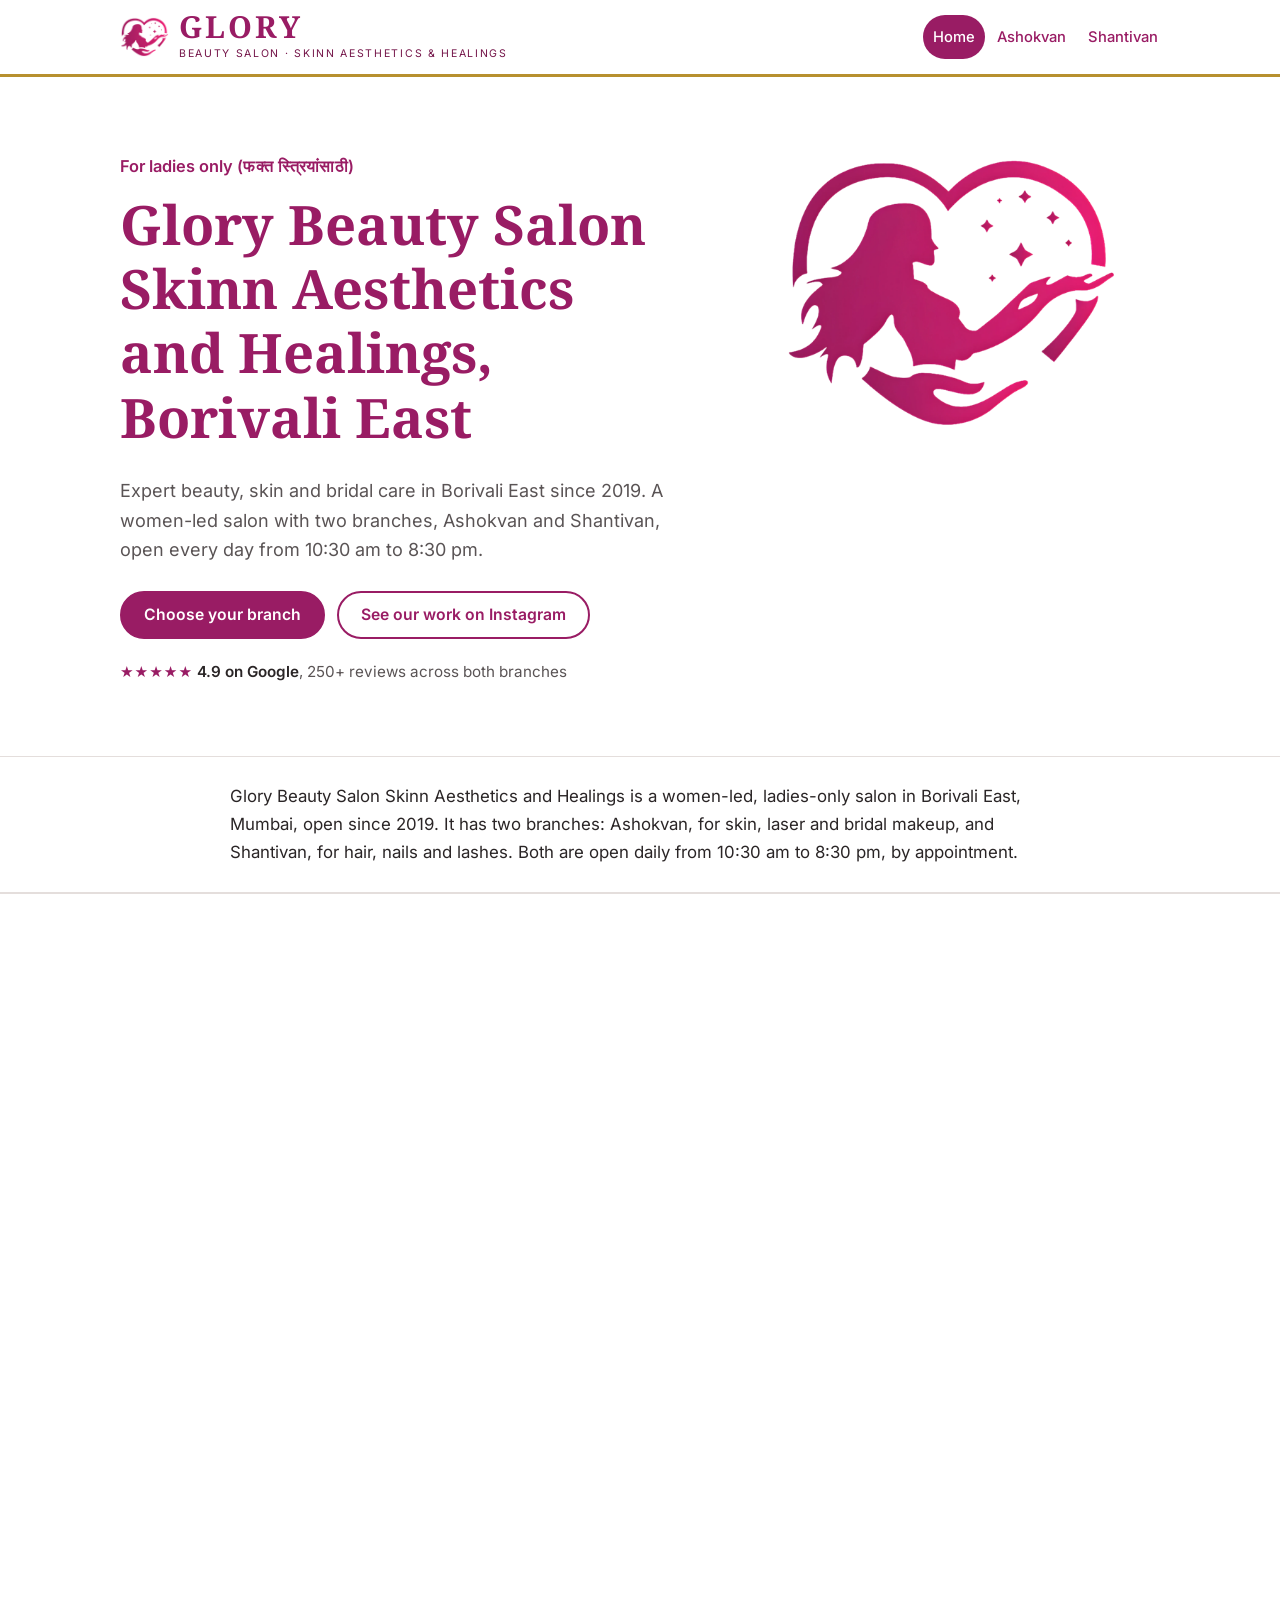
<file: index.html>
<!doctype html>
<html lang="en-IN">
<head>
<meta charset="utf-8">
<meta name="viewport" content="width=device-width, initial-scale=1, viewport-fit=cover">
<title>Glory Beauty Salon Borivali East | Ladies Skin, Hair &amp; Bridal</title>
<meta name="description" content="Women-led, ladies-only salon in Borivali East since 2019. Skin, laser, hair, nails and bridal makeup at Ashokvan and Shantivan. Open daily 10:30 am–8:30 pm.">
<link rel="canonical" href="https://www.glorysalons.in/">
<meta name="theme-color" content="#FFFFFF">
<link rel="icon" href="/favicon.ico" sizes="48x48">
<link rel="icon" href="/icon-512.png" type="image/png" sizes="512x512">
<link rel="apple-touch-icon" href="/apple-touch-icon.png">
<link rel="manifest" href="/site.webmanifest">
<meta property="og:type" content="website">
<meta property="og:locale" content="en_IN">
<meta property="og:site_name" content="Glory Beauty Salon Skinn Aesthetics and Healings">
<meta property="og:title" content="Glory Beauty Salon Borivali East | Ladies Skin, Hair &amp; Bridal">
<meta property="og:description" content="Expert beauty, skin and bridal care in Borivali East since 2019. Two ladies-only branches: Ashokvan and Shantivan.">
<meta property="og:url" content="https://www.glorysalons.in/">
<meta property="og:image" content="https://www.glorysalons.in/images/og-home.jpg">
<meta property="og:image:width" content="1200">
<meta property="og:image:height" content="630">
<meta property="og:image:alt" content="Glory Beauty Salon shopfronts in Ashokvan and Shantivan, Borivali East">
<meta name="twitter:card" content="summary_large_image">
<meta name="twitter:title" content="Glory Beauty Salon Borivali East | Ladies Skin, Hair &amp; Bridal">
<meta name="twitter:description" content="Women-led, ladies-only salon in Borivali East since 2019. Skin, laser, hair, nails and bridal makeup at Ashokvan and Shantivan. Open daily 10:30 am–8:30 pm.">
<meta name="twitter:image" content="https://www.glorysalons.in/images/og-home.jpg">
<meta name="twitter:image:alt" content="Glory Beauty Salon shopfronts in Ashokvan and Shantivan, Borivali East">
<link rel="preload" href="/fonts/noto-serif-var.woff2" as="font" type="font/woff2" crossorigin>
<link rel="preload" href="/fonts/inter-var.woff2" as="font" type="font/woff2" crossorigin>
<link rel="stylesheet" href="/styles.css">
<script type="application/ld+json">
{
 "@context": "https://schema.org",
 "@graph": [
  {
   "@type": "Organization",
   "@id": "https://www.glorysalons.in/#org",
   "name": "Glory Beauty Salon Skinn Aesthetics and Healings",
   "url": "https://www.glorysalons.in/",
   "logo": "https://www.glorysalons.in/icon-512.png",
   "image": "https://www.glorysalons.in/images/og-home.jpg",
   "slogan": "Expert beauty, skin and bridal care in Borivali East since 2019",
   "foundingDate": "2019",
   "founder": {
    "@type": "Person",
    "name": "Aparna"
   },
   "sameAs": [
    "https://www.instagram.com/glory__beautysalon/"
   ],
   "contactPoint": [
    {
     "@type": "ContactPoint",
     "telephone": "+91 99674 43305",
     "contactType": "customer service",
     "areaServed": "IN"
    },
    {
     "@type": "ContactPoint",
     "telephone": "+91 84258 84336",
     "contactType": "customer service",
     "areaServed": "IN"
    }
   ],
   "location": [
    {
     "@type": "BeautySalon",
     "name": "Glory Beauty Salon Skinn Aesthetics - Ashokvan",
     "url": "https://www.glorysalons.in/ashokvan",
     "telephone": "+91 99674 43305",
     "address": {
      "@type": "PostalAddress",
      "streetAddress": "Shop No. 002, Shiv Darshan CHS, Shiv Vallabh Road, Opposite Patel Samaj Hall, Ashokvan",
      "addressLocality": "Borivali East, Mumbai",
      "addressRegion": "Maharashtra",
      "postalCode": "400066",
      "addressCountry": "IN"
     },
     "geo": {
      "@type": "GeoCoordinates",
      "latitude": 19.2409799,
      "longitude": 72.8709611
     },
     "hasMap": "https://maps.google.com/?cid=1654756306778880641"
    },
    {
     "@type": "BeautySalon",
     "name": "Glory Beauty Salon Skinn Aesthetics - Shantivan",
     "url": "https://www.glorysalons.in/shantivan",
     "telephone": "+91 84258 84336",
     "address": {
      "@type": "PostalAddress",
      "streetAddress": "Shop No. 3, Building No. 2, Sai Ashish CHS, Shantivan Road, Opposite Ram Krishna Medical, Near Pangat Hotel, Nensey Colony",
      "addressLocality": "Borivali East, Mumbai",
      "addressRegion": "Maharashtra",
      "postalCode": "400066",
      "addressCountry": "IN"
     },
     "geo": {
      "@type": "GeoCoordinates",
      "latitude": 19.2410506,
      "longitude": 72.8648258
     },
     "hasMap": "https://maps.google.com/?cid=12133425970951849533"
    }
   ]
  },
  {
   "@type": "WebSite",
   "@id": "https://www.glorysalons.in/#website",
   "url": "https://www.glorysalons.in/",
   "name": "Glory Beauty Salon Skinn Aesthetics and Healings",
   "publisher": {
    "@id": "https://www.glorysalons.in/#org"
   },
   "inLanguage": "en-IN"
  },
  {
   "@type": "WebPage",
   "@id": "https://www.glorysalons.in/#webpage",
   "url": "https://www.glorysalons.in/",
   "name": "Glory Beauty Salon Borivali East | Ladies Skin, Hair & Bridal",
   "description": "Women-led, ladies-only salon in Borivali East since 2019. Skin, laser, hair, nails and bridal makeup at Ashokvan and Shantivan. Open daily 10:30 am–8:30 pm.",
   "inLanguage": "en-IN",
   "isPartOf": {
    "@id": "https://www.glorysalons.in/#website"
   },
   "about": {
    "@id": "https://www.glorysalons.in/#org"
   },
   "datePublished": "2026-11-11",
   "dateModified": "2026-11-13",
   "primaryImageOfPage": {
    "@type": "ImageObject",
    "url": "https://www.glorysalons.in/images/og-home.jpg",
    "width": 1200,
    "height": 630
   }
  },
  {
   "@type": "FAQPage",
   "@id": "https://www.glorysalons.in/#faq",
   "mainEntity": [
    {
     "@type": "Question",
     "name": "Where are your salons in Borivali East?",
     "acceptedAnswer": {
      "@type": "Answer",
      "text": "Ashokvan: Shop No. 002, Shiv Darshan CHS, Shiv Vallabh Road, opposite Patel Samaj Hall, Borivali East, Mumbai 400066. Shantivan: Shop No. 3, Building No. 2, Sai Ashish CHS, Shantivan Road, opposite Ram Krishna Medical, near Pangat Hotel, Nensey Colony, Borivali East, Mumbai 400066."
     }
    },
    {
     "@type": "Question",
     "name": "How do I book an appointment?",
     "acceptedAnswer": {
      "@type": "Answer",
      "text": "Message the branch on WhatsApp or call it. Ashokvan: +91 99674 43305. Shantivan: +91 84258 84336. Both branches work by appointment only."
     }
    },
    {
     "@type": "Question",
     "name": "Is Glory only for ladies?",
     "acceptedAnswer": {
      "@type": "Answer",
      "text": "Yes. Both branches are ladies-only salons, run by women."
     }
    },
    {
     "@type": "Question",
     "name": "What are your timings?",
     "acceptedAnswer": {
      "@type": "Answer",
      "text": "Both branches are open every day, including Sundays, from 10:30 am to 8:30 pm."
     }
    },
    {
     "@type": "Question",
     "name": "Which branch should I visit?",
     "acceptedAnswer": {
      "@type": "Answer",
      "text": "Ashokvan has been our skin, laser and bridal studio since 2019. Shantivan, opened in 2025, focuses on hair and nails, including hair Botox, extensions, nail extensions and eyelash services. Facials, HydraFacial, laser hair removal, waxing, threading and bridal makeup are offered at both."
     }
    },
    {
     "@type": "Question",
     "name": "Do you take walk-ins?",
     "acceptedAnswer": {
      "@type": "Answer",
      "text": "Both branches work by appointment only. Book on WhatsApp or call the branch you want to visit: Ashokvan +91 99674 43305, Shantivan +91 84258 84336."
     }
    },
    {
     "@type": "Question",
     "name": "What payment methods do you accept?",
     "acceptedAnswer": {
      "@type": "Answer",
      "text": "Cash, UPI, debit cards, Visa, Mastercard and NFC tap-to-pay, at both branches."
     }
    }
   ]
  }
 ]
}
</script>
</head>
<body class="has-bar">
<svg width="0" height="0" style="position:absolute" aria-hidden="true" focusable="false">
  <symbol id="i-phone" viewBox="0 0 24 24"><path d="M6.6 10.8a15.1 15.1 0 0 0 6.6 6.6l2.2-2.2a1 1 0 0 1 1-.25c1.12.37 2.33.57 3.6.57a1 1 0 0 1 1 1V20a1 1 0 0 1-1 1A17 17 0 0 1 3 4a1 1 0 0 1 1-1h3.5a1 1 0 0 1 1 1c0 1.25.2 2.45.57 3.57a1 1 0 0 1-.25 1z"/></symbol>
  <symbol id="i-chat" viewBox="0 0 24 24"><path d="M12 3C7 3 3 6.6 3 11c0 2.2 1 4.2 2.7 5.6L5 21l4.3-2.2c.9.2 1.8.3 2.7.3 5 0 9-3.6 9-8s-4-8-9-8z"/></symbol>
</svg>
<a class="skip" href="#main">Skip to content</a>

<header class="site-header">
  <div class="wrap">
    <a class="brand" href="/">
      <img class="brand-mark" src="/images/logo-110.png" alt="" width="49" height="40">
      <span class="brand-text"><b>Glory</b><small>Beauty Salon · Skinn Aesthetics &amp; Healings</small></span>
    </a>
    <nav class="nav" aria-label="Main">
      <ul>
        <li><a href="/" aria-current="page">Home</a></li>
        <li><a href="/ashokvan">Ashokvan</a></li>
        <li><a href="/shantivan">Shantivan</a></li>
      </ul>
    </nav>
  </div>
</header>

<main id="main">
  <section class="hero" aria-labelledby="hero-title">
    <div class="wrap hero-grid hero-home">
      <div>
      <p class="eyebrow">For ladies only <span class="mr" lang="mr">(फक्त स्त्रियांसाठी)</span></p>
      <h1 id="hero-title">Glory Beauty Salon Skinn Aesthetics and Healings, Borivali East</h1>
      <p class="lede">Expert beauty, skin and bridal care in Borivali East since 2019. A women-led salon with two branches, Ashokvan and Shantivan, open every day from 10:30 am to 8:30 pm.</p>
      <div class="btns">
        <a class="btn btn-fill" href="#branches">Choose your branch</a>
        <a class="btn btn-line" href="https://www.instagram.com/glory__beautysalon/" rel="noopener">See our work on Instagram</a>
      </div>
      <p class="rating"><span class="stars" aria-hidden="true">★★★★★</span> <strong>4.9 on Google</strong>, 250+ reviews across both branches</p>
      </div>
      <div class="hero-art" aria-hidden="true"><img src="/images/logo-480.png" alt="" width="480" height="393" loading="lazy" decoding="async"></div>
    </div>
  </section>

  <section class="answer" aria-label="Quick answer"><div class="wrap"><p>Glory Beauty Salon Skinn Aesthetics and Healings is a women-led, ladies-only salon in Borivali East, Mumbai, open since 2019. It has two branches: Ashokvan, for skin, laser and bridal makeup, and Shantivan, for hair, nails and lashes. Both are open daily from 10:30 am to 8:30 pm, by appointment.</p></div></section>

  <section class="section tint" aria-labelledby="story-title">
    <div class="wrap story">
      <div>
        <h2 id="story-title">Started by Aparna in Ashokvan, now two salons in Borivali East</h2>
      </div>
      <div>
        <p>Glory opened in Ashokvan in 2019 as a ladies-only salon run by women. Aparna built it around skin care, laser hair removal and bridal makeup, and the Ashokvan branch still leads on those.</p>
        <p>In 2025 we opened a second salon on Shantivan Road with more space for hair and nail work: keratin, hair Botox, extensions, gel polish and nail extensions. Both branches keep the same hours and the same ladies-only promise.</p>
        <p class="pullquote">Women-led. Ladies only. Seven days a week.</p>
      </div>
    </div>
  </section>

  <section class="section" aria-labelledby="services-title">
    <div class="wrap">
      <div class="section-head">
        <h2 id="services-title">What we do</h2>
        <p>Most services are available at both branches. Each branch page lists exactly what it offers.</p>
      </div>
      <ul class="svc-overview">
        <li><b><a href="/hydrafacial-borivali-east">Skin &amp; facials</a></b><span>Facials, HydraFacial, acne and anti-ageing treatments.</span></li>
        <li><b><a href="/laser-hair-removal-borivali-east">Laser hair removal</a></b><span>Plus waxing and threading at both branches.</span></li>
        <li><b><a href="/bridal-makeup-borivali-east">Bridal makeup</a></b><span>Bridal, engagement and party looks.</span></li>
        <li><b><a href="/hair-botox-keratin-borivali-east">Hair</a></b><span>Cuts, colour, highlights, keratin, smoothening, hair spa, hair Botox and extensions.</span></li>
        <li><b><a href="/nail-extensions-borivali-east">Nails</a></b><span>Manicure, pedicure, gel polish, nail art, nail extensions and acrylics.</span></li>
        <li><b>Lashes</b><span>Lash extensions, lash lift, tint and strip lashes at our Shantivan branch.</span></li>
      </ul>
    </div>
  </section>

  <section class="section tint" id="branches" aria-labelledby="branches-title">
    <div class="wrap">
      <div class="section-head">
        <h2 id="branches-title">Two salons in Borivali East</h2>
        <p>Both are open every day, 10:30 am to 8:30 pm. Pick the one closer to you, or the one that specialises in what you need.</p>
      </div>
      <div class="branches">
        <article class="branch">
          <span class="tag">Skin, laser and bridal, since 2019</span>
          <h3><a href="/ashokvan">Ashokvan</a></h3>
          <address>Shop No. 002, Shiv Darshan CHS, Shiv Vallabh Road, Opposite Patel Samaj Hall, Ashokvan, Borivali East, Mumbai 400066</address>
          <p class="meta">Phone: <a href="tel:+919967443305">+91 99674 43305</a></p>
          <div class="btns">
            <a class="btn btn-fill" href="https://wa.me/919967443305" rel="noopener" aria-label="Book on WhatsApp, Ashokvan branch"><svg aria-hidden="true"><use href="#i-chat"/></svg>Book on WhatsApp</a>
            <a class="btn btn-line" href="tel:+919967443305" aria-label="Call +91 99674 43305, Ashokvan branch"><svg aria-hidden="true"><use href="#i-phone"/></svg>Call</a>
          </div>
          <a class="more" href="/ashokvan">Ashokvan services, map and directions</a>
        </article>
        <article class="branch">
          <span class="tag">Hair, nails and lashes, since 2025</span>
          <h3><a href="/shantivan">Shantivan</a></h3>
          <address>Shop No. 3, Building No. 2, Sai Ashish CHS, Shantivan Road, Opposite Ram Krishna Medical, Near Pangat Hotel, Nensey Colony, Borivali East, Mumbai 400066</address>
          <p class="meta">Phone: <a href="tel:+918425884336">+91 84258 84336</a></p>
          <div class="btns">
            <a class="btn btn-fill" href="https://wa.me/918425884336" rel="noopener" aria-label="Book on WhatsApp, Shantivan branch"><svg aria-hidden="true"><use href="#i-chat"/></svg>Book on WhatsApp</a>
            <a class="btn btn-line" href="tel:+918425884336" aria-label="Call +91 84258 84336, Shantivan branch"><svg aria-hidden="true"><use href="#i-phone"/></svg>Call</a>
          </div>
          <a class="more" href="/shantivan">Shantivan services, map and directions</a>
        </article>
      </div>
    </div>
  </section>

  <section class="section" aria-labelledby="compare-title">
    <div class="wrap">
      <div class="section-head">
        <h2 id="compare-title">Ashokvan or Shantivan?</h2>
        <p>Same owner, same hours, same ladies-only promise. Pick by what you need.</p>
      </div>
      <div class="table-wrap">
        <table class="compare">
          <caption class="sr">Glory Beauty Salon branches in Borivali East compared</caption>
          <thead><tr><td></td><th scope="col">Ashokvan</th><th scope="col">Shantivan</th></tr></thead>
          <tbody>
            <tr><th scope="row">Open since</th><td>2019</td><td>2025</td></tr>
            <tr><th scope="row">Best for</th><td>Skin, laser and bridal makeup</td><td>Hair, nails and lashes</td></tr>
            <tr><th scope="row">Also offered</th><td>Haircuts, hair treatments, keratin, smoothening, highlighting, waxing, threading, manicure, pedicure, nail art</td><td>HydraFacial, facials, laser hair removal, waxing, threading, manicure, pedicure, bridal makeup</td></tr>
            <tr><th scope="row">Landmark</th><td>Shiv Vallabh Road, opposite Patel Samaj Hall</td><td>Shantivan Road, opposite Ram Krishna Medical, near Pangat Hotel</td></tr>
            <tr><th scope="row">Phone</th><td><a href="tel:+919967443305">+91 99674 43305</a></td><td><a href="tel:+918425884336">+91 84258 84336</a></td></tr>
            <tr><th scope="row">Hours</th><td>Daily 10:30 am – 8:30 pm</td><td>Daily 10:30 am – 8:30 pm</td></tr>
            <tr><th scope="row">Booking</th><td>By appointment, <a href="https://wa.me/919967443305" rel="noopener">WhatsApp</a></td><td>By appointment, <a href="https://wa.me/918425884336" rel="noopener">WhatsApp</a></td></tr>
            <tr><th scope="row">Full details</th><td><a href="/ashokvan">Ashokvan page</a></td><td><a href="/shantivan">Shantivan page</a></td></tr>
          </tbody>
        </table>
      </div>
    </div>
  </section>

  <section class="section tint" id="academy" aria-labelledby="academy-title">
    <div class="wrap academy">
      <div>
        <h2 id="academy-title">Learn beauty with Glory</h2>
      </div>
      <div>
        <!-- OWNER TO FILL: list the courses, duration, batch dates and fees here once decided. -->
        <p>Alongside skin, hair and bridal makeup, Glory runs an Academy. To ask which courses are on offer and when the next batch starts, message either branch on WhatsApp.</p>
        <div class="btns">
          <a class="btn btn-fill" href="https://wa.me/919967443305?text=Hi%20Glory%2C%20I%27d%20like%20to%20know%20about%20the%20Academy." rel="noopener" aria-label="Ask about the Academy on WhatsApp, Ashokvan branch">Ask at Ashokvan</a>
          <a class="btn btn-line" href="https://wa.me/918425884336?text=Hi%20Glory%2C%20I%27d%20like%20to%20know%20about%20the%20Academy." rel="noopener" aria-label="Ask about the Academy on WhatsApp, Shantivan branch">Ask at Shantivan</a>
        </div>
      </div>
    </div>
  </section>

  <section class="section" aria-labelledby="faq-title">
    <div class="wrap">
      <div class="section-head">
        <h2 id="faq-title">Common questions</h2>
      </div>
      <div class="faq">
        <details>
          <summary>Where are your salons in Borivali East?</summary>
          <p>Ashokvan: Shop No. 002, Shiv Darshan CHS, Shiv Vallabh Road, opposite Patel Samaj Hall, Borivali East, Mumbai 400066. Shantivan: Shop No. 3, Building No. 2, Sai Ashish CHS, Shantivan Road, opposite Ram Krishna Medical, near Pangat Hotel, Nensey Colony, Borivali East, Mumbai 400066.</p>
        </details>
        <details>
          <summary>How do I book an appointment?</summary>
          <p>Message the branch on WhatsApp or call it. Ashokvan: +91 99674 43305. Shantivan: +91 84258 84336. Both branches work by appointment only.</p>
        </details>
        <details>
          <summary>Is Glory only for ladies?</summary>
          <p>Yes. Both branches are ladies-only salons, run by women.</p>
        </details>
        <details>
          <summary>What are your timings?</summary>
          <p>Both branches are open every day, including Sundays, from 10:30 am to 8:30 pm.</p>
        </details>
        <details>
          <summary>Which branch should I visit?</summary>
          <p>Ashokvan has been our skin, laser and bridal studio since 2019. Shantivan, opened in 2025, focuses on hair and nails, including hair Botox, extensions, nail extensions and eyelash services. Facials, HydraFacial, laser hair removal, waxing, threading and bridal makeup are offered at both.</p>
        </details>
        <details>
          <summary>Do you take walk-ins?</summary>
          <p>Both branches work by appointment only. Book on WhatsApp or call the branch you want to visit: Ashokvan +91 99674 43305, Shantivan +91 84258 84336.</p>
        </details>
        <details>
          <summary>What payment methods do you accept?</summary>
          <p>Cash, UPI, debit cards, Visa, Mastercard and NFC tap-to-pay, at both branches.</p>
        </details>
      </div>
    </div>
  </section>
</main>

<footer class="site-footer">
  <div class="wrap">
    <div class="foot-grid">
      <div>
        <img class="foot-logo" src="/images/logo-192.png" alt="Glory Beauty Salon logo" width="96" height="79" loading="lazy" decoding="async">
        <h2>Glory Beauty Salon Skinn Aesthetics and Healings</h2>
        <p>Expert beauty, skin and bridal care in Borivali East since 2019. Ladies only. <span lang="mr">फक्त स्त्रियांसाठी</span></p>
        <p>Open every day, 10:30 am – 8:30 pm</p>
        <p><a href="https://www.instagram.com/glory__beautysalon/" rel="noopener">Instagram @glory__beautysalon</a></p>
      </div>
      <div>
        <h3>Ashokvan</h3>
        <address>Shop No. 002, Shiv Darshan CHS, Shiv Vallabh Road, Opposite Patel Samaj Hall, Ashokvan, Borivali East, Mumbai 400066</address>
        <p><a href="tel:+919967443305">+91 99674 43305</a><br><a href="/ashokvan">Branch page</a></p>
      </div>
      <div>
        <h3>Shantivan</h3>
        <address>Shop No. 3, Building No. 2, Sai Ashish CHS, Shantivan Road, Opposite Ram Krishna Medical, Near Pangat Hotel, Nensey Colony, Borivali East, Mumbai 400066</address>
        <p><a href="tel:+918425884336">+91 84258 84336</a><br><a href="/shantivan">Branch page</a></p>
      </div>
    </div>
    <nav class="foot-links" aria-label="Services">
      <h3>Services in Borivali East</h3>
      <ul><li><a href="/laser-hair-removal-borivali-east">Laser hair removal</a></li><li><a href="/bridal-makeup-borivali-east">Bridal makeup</a></li><li><a href="/hydrafacial-borivali-east">HydraFacial</a></li><li><a href="/hair-botox-keratin-borivali-east">Hair Botox &amp; keratin</a></li><li><a href="/nail-extensions-borivali-east">Nail extensions</a></li></ul>
    </nav>
    <p class="legal">© 2026 Glory Beauty Salon Skinn Aesthetics and Healings, Borivali East, Mumbai. Last updated <time datetime="2026-11-13">13 November 2026</time>.</p>
  </div>
</footer>

<nav class="cta-bar" aria-label="Call a branch">
  <a class="btn btn-line" href="tel:+919967443305" aria-label="Call +91 99674 43305, Ashokvan branch"><svg aria-hidden="true"><use href="#i-phone"/></svg>Ashokvan</a>
  <a class="btn btn-line" href="tel:+918425884336" aria-label="Call +91 84258 84336, Shantivan branch"><svg aria-hidden="true"><use href="#i-phone"/></svg>Shantivan</a>
</nav>
</body>
</html>
</file>
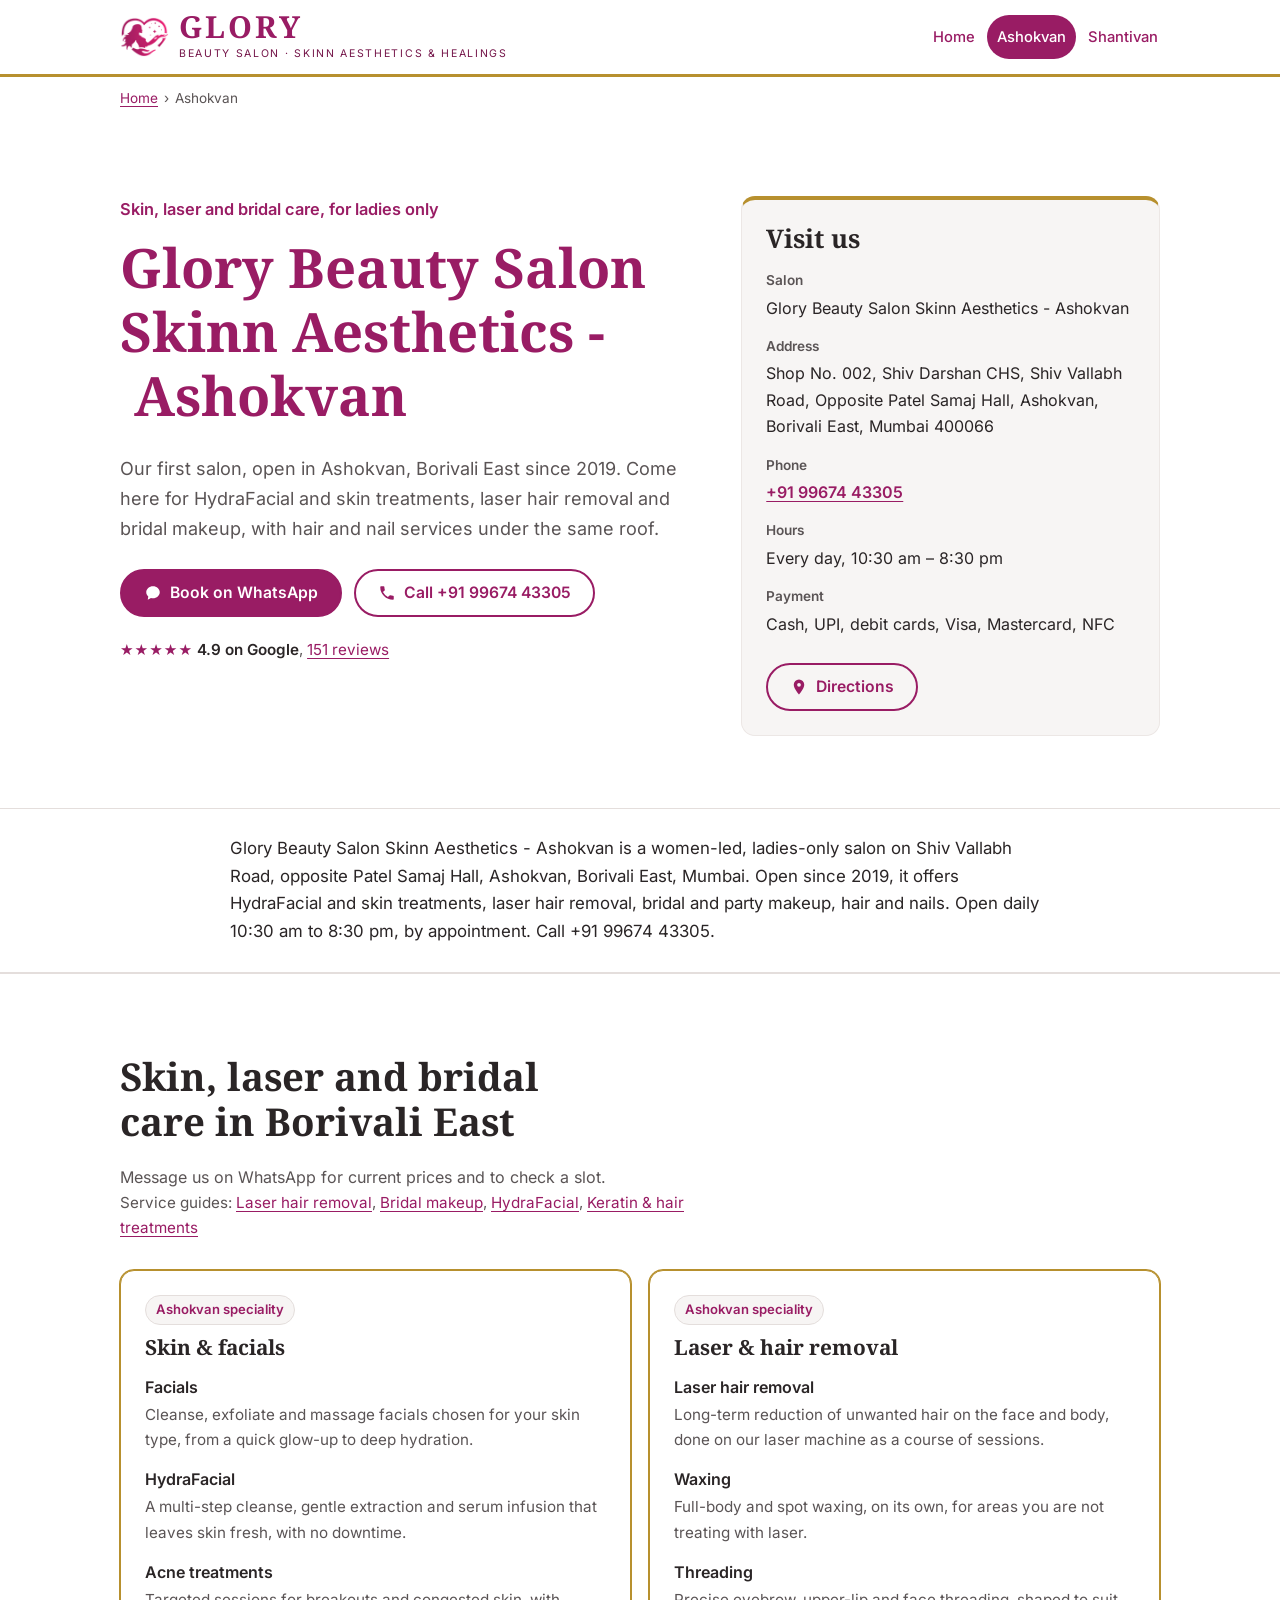
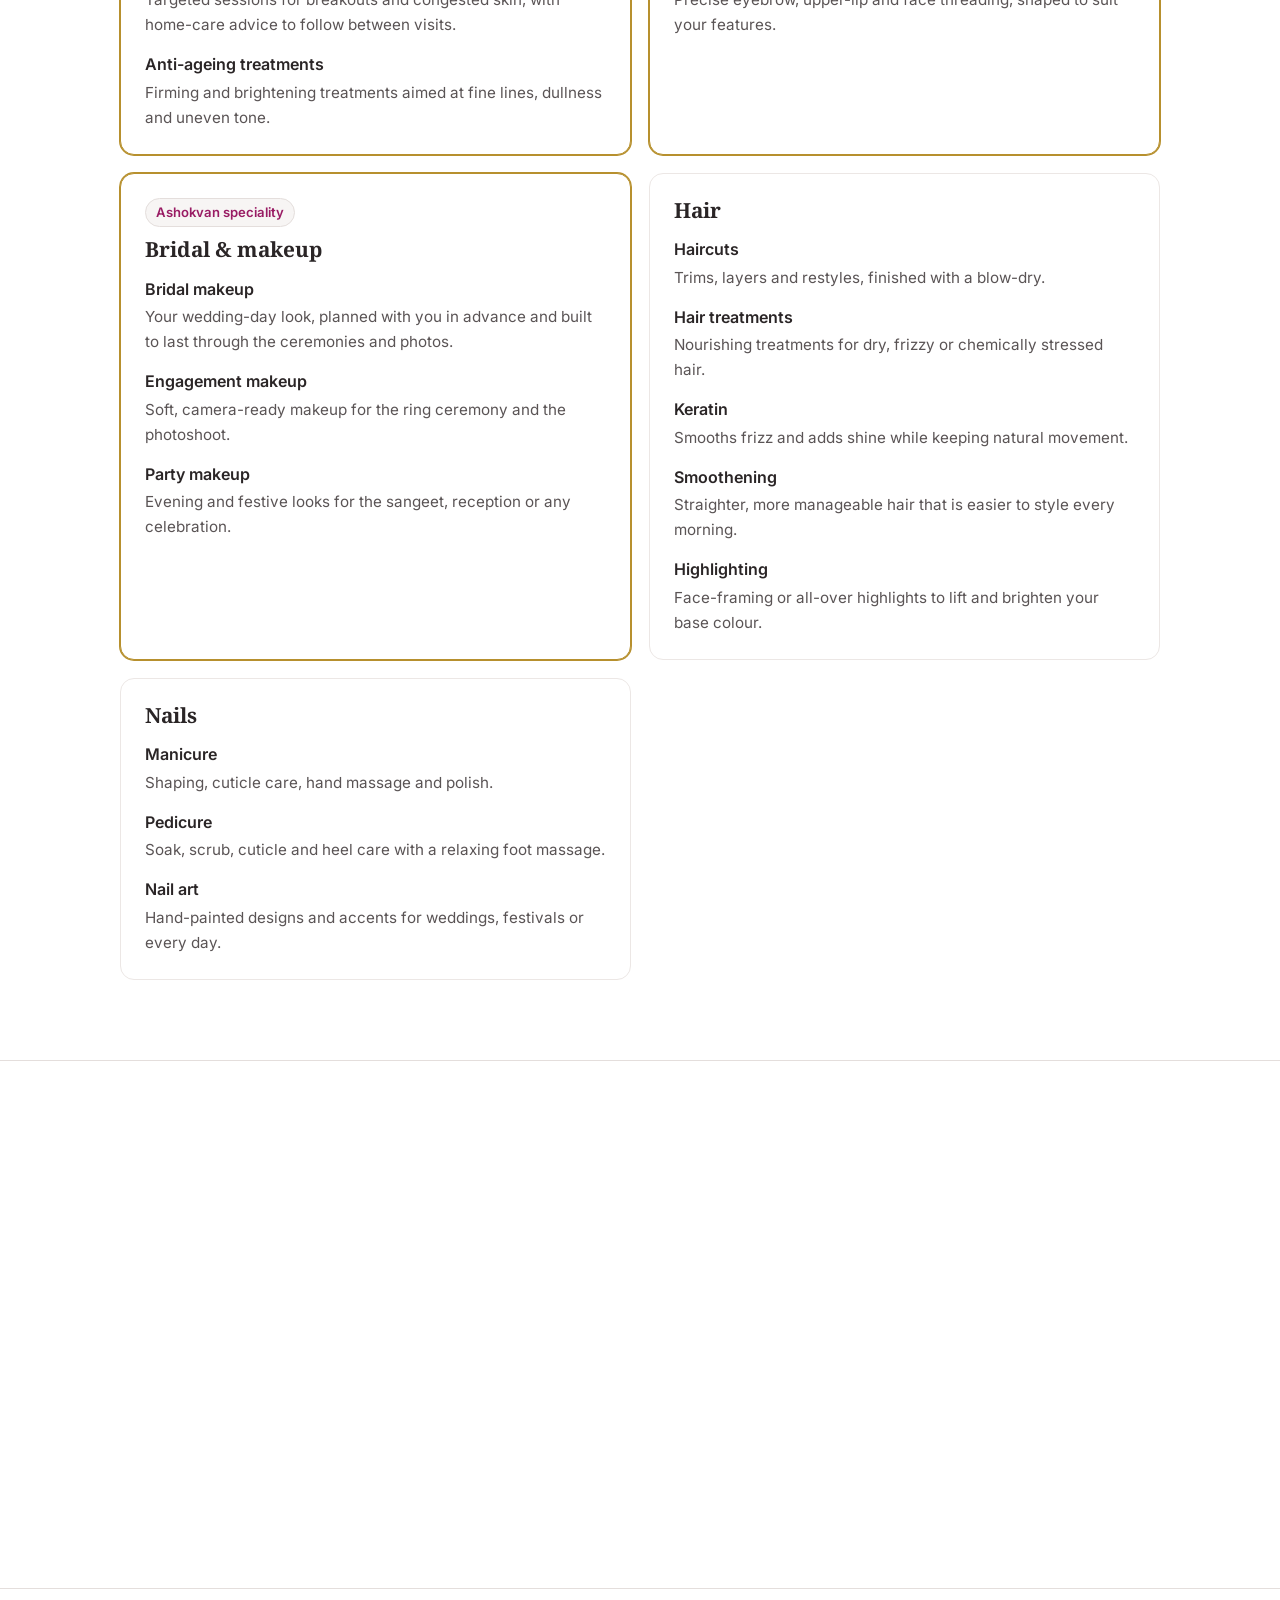
<file: ashokvan.html>
<!doctype html>
<html lang="en-IN">
<head>
<meta charset="utf-8">
<meta name="viewport" content="width=device-width, initial-scale=1, viewport-fit=cover">
<title>Glory Beauty Salon Ashokvan, Borivali East | Skin &amp; Laser</title>
<meta name="description" content="Ladies-only salon in Ashokvan, Borivali East since 2019: HydraFacial, laser hair removal, bridal makeup. Open daily 10:30 am–8:30 pm. Call +91 99674 43305.">
<link rel="canonical" href="https://www.glorysalons.in/ashokvan">
<meta name="theme-color" content="#FFFFFF">
<link rel="icon" href="/favicon.ico" sizes="48x48">
<link rel="icon" href="/icon-512.png" type="image/png" sizes="512x512">
<link rel="apple-touch-icon" href="/apple-touch-icon.png">
<link rel="manifest" href="/site.webmanifest">
<meta property="og:type" content="website">
<meta property="og:locale" content="en_IN">
<meta property="og:site_name" content="Glory Beauty Salon Skinn Aesthetics and Healings">
<meta property="og:title" content="Glory Beauty Salon Ashokvan, Borivali East | Skin &amp; Laser">
<meta property="og:description" content="Ladies-only skin, laser and bridal salon in Ashokvan, Borivali East since 2019. Open every day 10:30 am to 8:30 pm.">
<meta property="og:url" content="https://www.glorysalons.in/ashokvan">
<meta property="og:image" content="https://www.glorysalons.in/images/og-ashokvan.jpg">
<meta property="og:image:width" content="1200">
<meta property="og:image:height" content="630">
<meta property="og:image:alt" content="Glory Beauty Salon Ashokvan shopfront on Shiv Vallabh Road, Borivali East">
<meta name="twitter:card" content="summary_large_image">
<meta name="twitter:title" content="Glory Beauty Salon Ashokvan, Borivali East | Skin &amp; Laser">
<meta name="twitter:description" content="Ladies-only salon in Ashokvan, Borivali East since 2019: HydraFacial, laser hair removal, bridal makeup. Open daily 10:30 am–8:30 pm. Call +91 99674 43305.">
<meta name="twitter:image" content="https://www.glorysalons.in/images/og-ashokvan.jpg">
<meta name="twitter:image:alt" content="Glory Beauty Salon Ashokvan shopfront on Shiv Vallabh Road, Borivali East">
<link rel="preload" href="/fonts/noto-serif-var.woff2" as="font" type="font/woff2" crossorigin>
<link rel="preload" href="/fonts/inter-var.woff2" as="font" type="font/woff2" crossorigin>
<link rel="stylesheet" href="/styles.css">
<!-- geo, ratingValue and reviewCount taken from the Google profile on 2026-11-11. Update reviewCount every few months. -->
<script type="application/ld+json">
{
 "@context": "https://schema.org",
 "@graph": [
  {
   "@type": "BeautySalon",
   "@id": "https://www.glorysalons.in/ashokvan#salon",
   "name": "Glory Beauty Salon Skinn Aesthetics - Ashokvan",
   "alternateName": "Glory Beauty Salon Skinn Aesthetics and Healings - Ashokvan",
   "url": "https://www.glorysalons.in/ashokvan",
   "telephone": "+91 99674 43305",
   "image": [
    "https://www.glorysalons.in/images/ashokvan/photo1.jpg",
    "https://www.glorysalons.in/images/ashokvan/photo2.jpg",
    "https://www.glorysalons.in/images/ashokvan/photo3.jpg",
    "https://www.glorysalons.in/images/ashokvan/photo4.jpg"
   ],
   "description": "Women-led, ladies-only beauty salon in Ashokvan, Borivali East, since 2019. Skin treatments, HydraFacial, laser hair removal, bridal makeup, hair and nails.",
   "foundingDate": "2019",
   "founder": {
    "@type": "Person",
    "name": "Aparna"
   },
   "parentOrganization": {
    "@type": "Organization",
    "name": "Glory Beauty Salon Skinn Aesthetics and Healings",
    "url": "https://www.glorysalons.in/"
   },
   "address": {
    "@type": "PostalAddress",
    "streetAddress": "Shop No. 002, Shiv Darshan CHS, Shiv Vallabh Road, Opposite Patel Samaj Hall, Ashokvan",
    "addressLocality": "Borivali East, Mumbai",
    "addressRegion": "Maharashtra",
    "postalCode": "400066",
    "addressCountry": "IN"
   },
   "geo": {
    "@type": "GeoCoordinates",
    "latitude": 19.2409799,
    "longitude": 72.8709611
   },
   "hasMap": "https://maps.google.com/?cid=1654756306778880641",
   "openingHoursSpecification": [
    {
     "@type": "OpeningHoursSpecification",
     "dayOfWeek": [
      "Monday",
      "Tuesday",
      "Wednesday",
      "Thursday",
      "Friday",
      "Saturday",
      "Sunday"
     ],
     "opens": "10:30",
     "closes": "20:30"
    }
   ],
   "paymentAccepted": "Cash, UPI, Debit Card, Visa, Mastercard, NFC mobile payments",
   "currenciesAccepted": "INR",
   "sameAs": [
    "https://maps.google.com/?cid=1654756306778880641",
    "https://www.instagram.com/glory__beautysalon/"
   ],
   "aggregateRating": {
    "@type": "AggregateRating",
    "ratingValue": "4.9",
    "bestRating": "5",
    "reviewCount": "151"
   },
   "hasOfferCatalog": {
    "@type": "OfferCatalog",
    "name": "Ashokvan services",
    "itemListElement": [
     {
      "@type": "Offer",
      "itemOffered": {
       "@type": "Service",
       "name": "Facials"
      }
     },
     {
      "@type": "Offer",
      "itemOffered": {
       "@type": "Service",
       "name": "HydraFacial"
      }
     },
     {
      "@type": "Offer",
      "itemOffered": {
       "@type": "Service",
       "name": "Acne treatment"
      }
     },
     {
      "@type": "Offer",
      "itemOffered": {
       "@type": "Service",
       "name": "Anti-ageing treatment"
      }
     },
     {
      "@type": "Offer",
      "itemOffered": {
       "@type": "Service",
       "name": "Laser hair removal"
      }
     },
     {
      "@type": "Offer",
      "itemOffered": {
       "@type": "Service",
       "name": "Waxing"
      }
     },
     {
      "@type": "Offer",
      "itemOffered": {
       "@type": "Service",
       "name": "Threading"
      }
     },
     {
      "@type": "Offer",
      "itemOffered": {
       "@type": "Service",
       "name": "Bridal makeup"
      }
     },
     {
      "@type": "Offer",
      "itemOffered": {
       "@type": "Service",
       "name": "Engagement makeup"
      }
     },
     {
      "@type": "Offer",
      "itemOffered": {
       "@type": "Service",
       "name": "Party makeup"
      }
     },
     {
      "@type": "Offer",
      "itemOffered": {
       "@type": "Service",
       "name": "Haircut"
      }
     },
     {
      "@type": "Offer",
      "itemOffered": {
       "@type": "Service",
       "name": "Hair treatment"
      }
     },
     {
      "@type": "Offer",
      "itemOffered": {
       "@type": "Service",
       "name": "Keratin treatment"
      }
     },
     {
      "@type": "Offer",
      "itemOffered": {
       "@type": "Service",
       "name": "Hair smoothening"
      }
     },
     {
      "@type": "Offer",
      "itemOffered": {
       "@type": "Service",
       "name": "Highlighting"
      }
     },
     {
      "@type": "Offer",
      "itemOffered": {
       "@type": "Service",
       "name": "Manicure"
      }
     },
     {
      "@type": "Offer",
      "itemOffered": {
       "@type": "Service",
       "name": "Pedicure"
      }
     },
     {
      "@type": "Offer",
      "itemOffered": {
       "@type": "Service",
       "name": "Nail art"
      }
     }
    ]
   },
   "logo": "https://www.glorysalons.in/icon-512.png",
   "slogan": "Expert beauty, skin and bridal care in Borivali East since 2019",
   "areaServed": {
    "@type": "Place",
    "name": "Borivali East, Mumbai"
   },
   "audience": {
    "@type": "PeopleAudience",
    "suggestedGender": "female"
   },
   "mainEntityOfPage": {
    "@id": "https://www.glorysalons.in/ashokvan#webpage"
   }
  },
  {
   "@type": "WebPage",
   "@id": "https://www.glorysalons.in/ashokvan#webpage",
   "url": "https://www.glorysalons.in/ashokvan",
   "name": "Glory Beauty Salon Ashokvan, Borivali East | Skin & Laser",
   "description": "Ladies-only salon in Ashokvan, Borivali East since 2019: HydraFacial, laser hair removal, bridal makeup. Open daily 10:30 am–8:30 pm. Call +91 99674 43305.",
   "inLanguage": "en-IN",
   "isPartOf": {
    "@type": "WebSite",
    "name": "Glory Beauty Salon Skinn Aesthetics and Healings",
    "url": "https://www.glorysalons.in/"
   },
   "about": {
    "@id": "https://www.glorysalons.in/ashokvan#salon"
   },
   "breadcrumb": {
    "@id": "https://www.glorysalons.in/ashokvan#breadcrumb"
   },
   "datePublished": "2026-11-11",
   "dateModified": "2026-11-13",
   "primaryImageOfPage": {
    "@type": "ImageObject",
    "url": "https://www.glorysalons.in/images/og-ashokvan.jpg",
    "width": 1200,
    "height": 630
   }
  },
  {
   "@type": "BreadcrumbList",
   "@id": "https://www.glorysalons.in/ashokvan#breadcrumb",
   "itemListElement": [
    {
     "@type": "ListItem",
     "position": 1,
     "name": "Home",
     "item": "https://www.glorysalons.in/"
    },
    {
     "@type": "ListItem",
     "position": 2,
     "name": "Glory Beauty Salon - Ashokvan",
     "item": "https://www.glorysalons.in/ashokvan"
    }
   ]
  },
  {
   "@type": "FAQPage",
   "@id": "https://www.glorysalons.in/ashokvan#faq",
   "mainEntity": [
    {
     "@type": "Question",
     "name": "Where is the Ashokvan salon located?",
     "acceptedAnswer": {
      "@type": "Answer",
      "text": "Glory Ashokvan is at Shop No. 002, Shiv Darshan CHS, Shiv Vallabh Road, opposite Patel Samaj Hall, Ashokvan, Borivali East, Mumbai 400066, across the road from Sheth Midori. Look for the GLORY signboard."
     }
    },
    {
     "@type": "Question",
     "name": "How do I book an appointment?",
     "acceptedAnswer": {
      "@type": "Answer",
      "text": "Message us on WhatsApp or call +91 99674 43305. We work by appointment only."
     }
    },
    {
     "@type": "Question",
     "name": "Do you take walk-ins?",
     "acceptedAnswer": {
      "@type": "Answer",
      "text": "We work by appointment only, so every client gets her full time slot. Message us on WhatsApp or call +91 99674 43305 to book, even for a quick threading or wax."
     }
    },
    {
     "@type": "Question",
     "name": "What are your timings?",
     "acceptedAnswer": {
      "@type": "Answer",
      "text": "We are open every day, including Sundays, from 10:30 am to 8:30 pm."
     }
    },
    {
     "@type": "Question",
     "name": "Do you do bridal trials?",
     "acceptedAnswer": {
      "@type": "Answer",
      "text": "Yes. Message us on WhatsApp with your wedding date and we will fix a trial so you can see and adjust your look before the day."
     }
    },
    {
     "@type": "Question",
     "name": "Is laser hair removal available at Ashokvan?",
     "acceptedAnswer": {
      "@type": "Answer",
      "text": "Yes. Laser hair removal is one of the main services at this branch, for face and body."
     }
    },
    {
     "@type": "Question",
     "name": "What payment methods do you accept?",
     "acceptedAnswer": {
      "@type": "Answer",
      "text": "Cash, UPI, debit cards, Visa, Mastercard and NFC tap-to-pay."
     }
    },
    {
     "@type": "Question",
     "name": "How early should I book my bridal makeup?",
     "acceptedAnswer": {
      "@type": "Answer",
      "text": "As soon as your wedding date is fixed, especially for dates in the wedding season. That leaves time for a trial and for any skin prep facials you want in the weeks before."
     }
    },
    {
     "@type": "Question",
     "name": "How many laser sessions will I need?",
     "acceptedAnswer": {
      "@type": "Answer",
      "text": "Laser works over a course of sessions spaced a few weeks apart, because hair grows in cycles. The number depends on the area, your hair and your skin, so we will suggest a plan after a consultation."
     }
    }
   ]
  }
 ]
}
</script>
</head>
<body class="has-bar">
<svg width="0" height="0" style="position:absolute" aria-hidden="true" focusable="false">
  <symbol id="i-phone" viewBox="0 0 24 24"><path d="M6.6 10.8a15.1 15.1 0 0 0 6.6 6.6l2.2-2.2a1 1 0 0 1 1-.25c1.12.37 2.33.57 3.6.57a1 1 0 0 1 1 1V20a1 1 0 0 1-1 1A17 17 0 0 1 3 4a1 1 0 0 1 1-1h3.5a1 1 0 0 1 1 1c0 1.25.2 2.45.57 3.57a1 1 0 0 1-.25 1z"/></symbol>
  <symbol id="i-chat" viewBox="0 0 24 24"><path d="M12 3C7 3 3 6.6 3 11c0 2.2 1 4.2 2.7 5.6L5 21l4.3-2.2c.9.2 1.8.3 2.7.3 5 0 9-3.6 9-8s-4-8-9-8z"/></symbol>
  <symbol id="i-pin" viewBox="0 0 24 24"><path d="M12 2a7 7 0 0 0-7 7c0 5.2 7 13 7 13s7-7.8 7-13a7 7 0 0 0-7-7zm0 9.5a2.5 2.5 0 1 1 0-5 2.5 2.5 0 0 1 0 5z"/></symbol>
</svg>
<a class="skip" href="#main">Skip to content</a>

<header class="site-header">
  <div class="wrap">
    <a class="brand" href="/">
      <img class="brand-mark" src="/images/logo-110.png" alt="" width="49" height="40">
      <span class="brand-text"><b>Glory</b><small>Beauty Salon · Skinn Aesthetics &amp; Healings</small></span>
    </a>
    <nav class="nav" aria-label="Main">
      <ul>
        <li><a href="/">Home</a></li>
        <li><a href="/ashokvan" aria-current="page">Ashokvan</a></li>
        <li><a href="/shantivan">Shantivan</a></li>
      </ul>
    </nav>
  </div>
</header>

<main id="main">
  <nav class="crumbs" aria-label="Breadcrumb"><div class="wrap"><ol><li><a href="/">Home</a></li><li aria-current="page">Ashokvan</li></ol></div></nav>

  <section class="hero" aria-labelledby="hero-title">
    <div class="wrap hero-grid">
      <div>
        <p class="eyebrow">Skin, laser and bridal care, for ladies only</p>
        <h1 id="hero-title">Glory Beauty Salon Skinn Aesthetics&nbsp;-&nbsp;Ashokvan</h1>
        <p class="lede">Our first salon, open in Ashokvan, Borivali East since 2019. Come here for HydraFacial and skin treatments, laser hair removal and bridal makeup, with hair and nail services under the same roof.</p>
        <div class="btns">
          <a class="btn btn-fill" href="https://wa.me/919967443305?text=Hi%20Glory%20Ashokvan%2C%20I%27d%20like%20to%20book%20an%20appointment." rel="noopener" aria-label="Book on WhatsApp, Ashokvan branch"><svg aria-hidden="true"><use href="#i-chat"/></svg>Book on WhatsApp</a>
          <a class="btn btn-line" href="tel:+919967443305" aria-label="Call +91 99674 43305, Ashokvan branch"><svg aria-hidden="true"><use href="#i-phone"/></svg>Call +91 99674 43305</a>
        </div>
        <p class="rating"><span class="stars" aria-hidden="true">★★★★★</span> <strong>4.9 on Google</strong>, <a href="https://maps.google.com/?cid=1654756306778880641" rel="noopener">151 reviews</a></p>
      </div>

      <aside class="facts" aria-labelledby="facts-title">
        <h2 id="facts-title">Visit us</h2>
        <dl>
          <div>
            <dt>Salon</dt>
            <dd>Glory Beauty Salon Skinn Aesthetics - Ashokvan</dd>
          </div>
          <div>
            <dt>Address</dt>
            <dd><address>Shop No. 002, Shiv Darshan CHS, Shiv Vallabh Road, Opposite Patel Samaj Hall, Ashokvan, Borivali East, Mumbai 400066</address></dd>
          </div>
          <div>
            <dt>Phone</dt>
            <dd><a href="tel:+919967443305">+91 99674 43305</a></dd>
          </div>
          <div>
            <dt>Hours</dt>
            <dd>Every day, 10:30 am – 8:30 pm</dd>
          </div>
          <div>
            <dt>Payment</dt>
            <dd>Cash, UPI, debit cards, Visa, Mastercard, NFC</dd>
          </div>
        </dl>
        <div class="btns" style="margin-bottom:0">
          <a class="btn btn-line" href="https://maps.google.com/?cid=1654756306778880641" rel="noopener" aria-label="Get directions to Ashokvan branch in Google Maps"><svg aria-hidden="true"><use href="#i-pin"/></svg>Directions</a>
        </div>
      </aside>
    </div>
  </section>

  <section class="answer" aria-label="Quick answer"><div class="wrap"><p>Glory Beauty Salon Skinn Aesthetics - Ashokvan is a women-led, ladies-only salon on Shiv Vallabh Road, opposite Patel Samaj Hall, Ashokvan, Borivali East, Mumbai. Open since 2019, it offers HydraFacial and skin treatments, laser hair removal, bridal and party makeup, hair and nails. Open daily 10:30 am to 8:30 pm, by appointment. Call +91 99674 43305.</p></div></section>

  <section class="section tint" id="services" aria-labelledby="services-title">
    <div class="wrap">
      <div class="section-head">
        <h2 id="services-title">Skin, laser and bridal care in Borivali East</h2>
        <p>Message us on WhatsApp for current prices and to check a slot.</p>
        <p class="svc-links">Service guides: <a href="/laser-hair-removal-borivali-east">Laser hair removal</a>, <a href="/bridal-makeup-borivali-east">Bridal makeup</a>, <a href="/hydrafacial-borivali-east">HydraFacial</a>, <a href="/hair-botox-keratin-borivali-east">Keratin &amp; hair treatments</a></p>
      </div>
      <div class="svc-grid">
        <article class="svc focus">
          <span class="tag">Ashokvan speciality</span>
          <h3>Skin &amp; facials</h3>
          <dl>
            <dt>Facials</dt>
            <dd>Cleanse, exfoliate and massage facials chosen for your skin type, from a quick glow-up to deep hydration.</dd>
            <dt>HydraFacial</dt>
            <dd>A multi-step cleanse, gentle extraction and serum infusion that leaves skin fresh, with no downtime.</dd>
            <dt>Acne treatments</dt>
            <dd>Targeted sessions for breakouts and congested skin, with home-care advice to follow between visits.</dd>
            <dt>Anti-ageing treatments</dt>
            <dd>Firming and brightening treatments aimed at fine lines, dullness and uneven tone.</dd>
          </dl>
        </article>
        <article class="svc focus">
          <span class="tag">Ashokvan speciality</span>
          <h3>Laser &amp; hair removal</h3>
          <dl>
            <dt>Laser hair removal</dt>
            <dd>Long-term reduction of unwanted hair on the face and body, done on our laser machine as a course of sessions.</dd>
            <dt>Waxing</dt>
            <dd>Full-body and spot waxing, on its own, for areas you are not treating with laser.</dd>
            <dt>Threading</dt>
            <dd>Precise eyebrow, upper-lip and face threading, shaped to suit your features.</dd>
          </dl>
        </article>
        <article class="svc focus">
          <span class="tag">Ashokvan speciality</span>
          <h3>Bridal &amp; makeup</h3>
          <dl>
            <dt>Bridal makeup</dt>
            <dd>Your wedding-day look, planned with you in advance and built to last through the ceremonies and photos.</dd>
            <dt>Engagement makeup</dt>
            <dd>Soft, camera-ready makeup for the ring ceremony and the photoshoot.</dd>
            <dt>Party makeup</dt>
            <dd>Evening and festive looks for the sangeet, reception or any celebration.</dd>
          </dl>
        </article>
        <article class="svc">
          <h3>Hair</h3>
          <dl>
            <dt>Haircuts</dt>
            <dd>Trims, layers and restyles, finished with a blow-dry.</dd>
            <dt>Hair treatments</dt>
            <dd>Nourishing treatments for dry, frizzy or chemically stressed hair.</dd>
            <dt>Keratin</dt>
            <dd>Smooths frizz and adds shine while keeping natural movement.</dd>
            <dt>Smoothening</dt>
            <dd>Straighter, more manageable hair that is easier to style every morning.</dd>
            <dt>Highlighting</dt>
            <dd>Face-framing or all-over highlights to lift and brighten your base colour.</dd>
          </dl>
        </article>
        <article class="svc">
          <h3>Nails</h3>
          <dl>
            <dt>Manicure</dt>
            <dd>Shaping, cuticle care, hand massage and polish.</dd>
            <dt>Pedicure</dt>
            <dd>Soak, scrub, cuticle and heel care with a relaxing foot massage.</dd>
            <dt>Nail art</dt>
            <dd>Hand-painted designs and accents for weddings, festivals or every day.</dd>
          </dl>
        </article>
      </div>
    </div>
  </section>

  <section class="section" aria-labelledby="hours-title">
    <div class="wrap map-grid">
      <div>
        <h2 id="hours-title">Open seven days a week</h2>
        <ul class="hours">
          <li><span>Monday</span><span>10:30 am – 8:30 pm</span></li>
          <li><span>Tuesday</span><span>10:30 am – 8:30 pm</span></li>
          <li><span>Wednesday</span><span>10:30 am – 8:30 pm</span></li>
          <li><span>Thursday</span><span>10:30 am – 8:30 pm</span></li>
          <li><span>Friday</span><span>10:30 am – 8:30 pm</span></li>
          <li><span>Saturday</span><span>10:30 am – 8:30 pm</span></li>
          <li><span>Sunday</span><span>10:30 am – 8:30 pm</span></li>
        </ul>
      </div>
      <div>
        <h2>Photos</h2>
        <div class="photos">
          <figure class="photo"><img src="/images/ashokvan/photo1.jpg" alt="Glory Beauty Salon and Skin Aesthetics shopfront in Ashokvan at night, lit sign above a glass door" width="600" height="800" loading="lazy" decoding="async"><figcaption>Our shopfront on Shiv Vallabh Road</figcaption></figure>
          <figure class="photo"><img src="/images/ashokvan/photo2.jpg" alt="Glory signboard with the Ashokvan address, opposite Patel Samaj Hall, and both branch phone numbers" width="600" height="800" loading="lazy" decoding="async"><figcaption>Look for this sign, opposite Patel Samaj Hall</figcaption></figure>
          <figure class="photo"><img src="/images/ashokvan/photo3.jpg" alt="Festive rangoli at the entrance of the Ashokvan salon" width="600" height="450" loading="lazy" decoding="async"><figcaption>Diwali rangoli at our entrance</figcaption></figure>
          <figure class="photo"><img src="/images/ashokvan/photo4.jpg" alt="Before and after photos of a client's hair colour and styling at Glory" width="600" height="800" loading="lazy" decoding="async"><figcaption>Hair colour before and after</figcaption></figure>
        </div>
      </div>
    </div>
  </section>

  <section class="section tint" aria-labelledby="reviews-title">
    <div class="wrap">
      <div class="section-head">
        <h2 id="reviews-title">What clients say about Ashokvan</h2>
        <p>Rated 4.9 from 151 Google reviews. <a href="https://maps.google.com/?cid=1654756306778880641" rel="noopener">Read every review on Google</a>.</p>
      </div>
      <div class="rv-grid">
        <div class="score">
          <p class="score-num">4.9</p>
          <p class="stars" aria-label="4.9 out of 5 stars">★★★★★</p>
          <p>151 reviews on Google</p>
          <div class="btns">
            <a class="btn btn-fill" href="https://maps.google.com/?cid=1654756306778880641" rel="noopener">Read reviews</a>
            <a class="btn btn-line" href="https://search.google.com/local/writereview?placeid=ChIJ2Q5cvQKx5zsRgXpk_xfg9hY" rel="noopener">Leave a review</a>
          </div>
        </div>
        <div>
          <h3>What clients mention most</h3>
          <ul class="chips">
            <li>Polite staff <span>15 reviews</span></li>
            <li>Experienced staff <span>13 reviews</span></li>
            <li>HydraFacial <span>5 reviews</span></li>
            <li>Hair colouring <span>3 reviews</span></li>
          </ul>
          <p class="note">Topics and counts as Google lists them for this salon, November 2026.</p>
        </div>
      </div>
    </div>
  </section>

  <section class="section" id="directions" aria-labelledby="dir-title">
    <div class="wrap map-grid">
      <div>
        <h2 id="dir-title">How to find us in Ashokvan</h2>
        <ol class="steps">
          <li><b>Look for Patel Samaj Hall</b>We are directly opposite Patel Samaj Hall on Shiv Vallabh Road, Ashokvan.</li>
          <li><b>Find Shiv Darshan CHS</b>The salon is Shop No. 002 in the Shiv Darshan CHS building, across the road from Sheth Midori.</li>
          <li><b>Coming by auto from Borivali station (East)</b>Ask the driver for “Patel Samaj Hall, Shiv Vallabh Road, Ashokvan”.</li>
        </ol>
        <div class="btns">
          <a class="btn btn-fill" href="https://maps.google.com/?cid=1654756306778880641" rel="noopener" aria-label="Open in Google Maps, Ashokvan branch"><svg aria-hidden="true"><use href="#i-pin"/></svg>Open in Google Maps</a>
          <a class="btn btn-line" href="tel:+919967443305" aria-label="Call for directions, Ashokvan branch, +91 99674 43305"><svg aria-hidden="true"><use href="#i-phone"/></svg>Call for directions</a>
        </div>
      </div>
      <div class="map">
        <iframe title="Map: Glory Beauty Salon Skinn Aesthetics - Ashokvan, Borivali East" src="https://www.google.com/maps/embed?pb=!1m18!1m12!1m3!1d3766.949085421051!2d72.8709611!3d19.2409799!2m3!1f0!2f0!3f0!3m2!1i1024!2i768!4f13.1!3m3!1m2!1s0x3be7b102bd5c0ed9%3A0x16f6e017ff647a81!2sGlory%20beauty%20salon%20skinn%20aesthetics%20-%20Ashokvan%20Borivali%20east!5e0!3m2!1sen!2sin!4v1794385761553!5m2!1sen!2sin" loading="lazy" referrerpolicy="strict-origin-when-cross-origin" allowfullscreen></iframe>
      </div>
    </div>
  </section>

  <section class="section tint" aria-labelledby="faq-title">
    <div class="wrap">
      <div class="section-head">
        <h2 id="faq-title">Questions about our Ashokvan salon</h2>
      </div>
      <div class="faq">
        <details>
          <summary>Where is the Ashokvan salon located?</summary>
          <p>Glory Ashokvan is at Shop No. 002, Shiv Darshan CHS, Shiv Vallabh Road, opposite Patel Samaj Hall, Ashokvan, Borivali East, Mumbai 400066, across the road from Sheth Midori. Look for the GLORY signboard.</p>
        </details>
        <details>
          <summary>How do I book an appointment?</summary>
          <p>Message us on WhatsApp or call +91 99674 43305. We work by appointment only.</p>
        </details>
        <details>
          <summary>Do you take walk-ins?</summary>
          <p>We work by appointment only, so every client gets her full time slot. Message us on WhatsApp or call +91 99674 43305 to book, even for a quick threading or wax.</p>
        </details>
        <details>
          <summary>What are your timings?</summary>
          <p>We are open every day, including Sundays, from 10:30 am to 8:30 pm.</p>
        </details>
        <details>
          <summary>Do you do bridal trials?</summary>
          <p>Yes. Message us on WhatsApp with your wedding date and we will fix a trial so you can see and adjust your look before the day.</p>
        </details>
        <details>
          <summary>Is laser hair removal available at Ashokvan?</summary>
          <p>Yes. Laser hair removal is one of the main services at this branch, for face and body.</p>
        </details>
        <details>
          <summary>What payment methods do you accept?</summary>
          <p>Cash, UPI, debit cards, Visa, Mastercard and NFC tap-to-pay.</p>
        </details>
        <details>
          <summary>How early should I book my bridal makeup?</summary>
          <p>As soon as your wedding date is fixed, especially for dates in the wedding season. That leaves time for a trial and for any skin prep facials you want in the weeks before.</p>
        </details>
        <details>
          <summary>How many laser sessions will I need?</summary>
          <p>Laser works over a course of sessions spaced a few weeks apart, because hair grows in cycles. The number depends on the area, your hair and your skin, so we will suggest a plan after a consultation.</p>
        </details>
      </div>
    </div>
  </section>
</main>

<footer class="site-footer">
  <div class="wrap">
    <div class="foot-grid">
      <div>
        <img class="foot-logo" src="/images/logo-192.png" alt="Glory Beauty Salon logo" width="96" height="79" loading="lazy" decoding="async">
        <h2>Glory Beauty Salon Skinn Aesthetics - Ashokvan</h2>
        <address>Shop No. 002, Shiv Darshan CHS, Shiv Vallabh Road, Opposite Patel Samaj Hall, Ashokvan, Borivali East, Mumbai 400066</address>
        <p><a href="tel:+919967443305">+91 99674 43305</a></p>
        <p>Open every day, 10:30 am – 8:30 pm</p>
      </div>
      <div>
        <h3>Our other branch</h3>
        <p><a href="/shantivan">Glory Shantivan</a>, hair, nails and lashes. Shantivan Road, Nensey Colony, Borivali East.</p>
      </div>
      <div>
        <h3>Follow us</h3>
        <p><a href="https://www.instagram.com/glory__beautysalon/" rel="noopener">Instagram @glory__beautysalon</a></p>
        <p><a href="https://maps.google.com/?cid=1654756306778880641" rel="noopener">Ashokvan on Google</a></p>
        <p>Ladies only. <span lang="mr">फक्त स्त्रियांसाठी</span></p>
      </div>
    </div>
    <nav class="foot-links" aria-label="Services">
      <h3>Services in Borivali East</h3>
      <ul><li><a href="/laser-hair-removal-borivali-east">Laser hair removal</a></li><li><a href="/bridal-makeup-borivali-east">Bridal makeup</a></li><li><a href="/hydrafacial-borivali-east">HydraFacial</a></li><li><a href="/hair-botox-keratin-borivali-east">Hair Botox &amp; keratin</a></li><li><a href="/nail-extensions-borivali-east">Nail extensions</a></li></ul>
    </nav>
    <p class="legal">© 2026 Glory Beauty Salon Skinn Aesthetics and Healings, Borivali East, Mumbai. Last updated <time datetime="2026-11-13">13 November 2026</time>.</p>
  </div>
</footer>

<nav class="cta-bar" aria-label="Book or call Ashokvan">
  <a class="btn btn-fill" href="https://wa.me/919967443305?text=Hi%20Glory%20Ashokvan%2C%20I%27d%20like%20to%20book%20an%20appointment." rel="noopener" aria-label="Book on WhatsApp, Ashokvan branch"><svg aria-hidden="true"><use href="#i-chat"/></svg>Book</a>
  <a class="btn btn-line" href="tel:+919967443305" aria-label="Call +91 99674 43305, Ashokvan branch"><svg aria-hidden="true"><use href="#i-phone"/></svg>Call</a>
</nav>
</body>
</html>
</file>
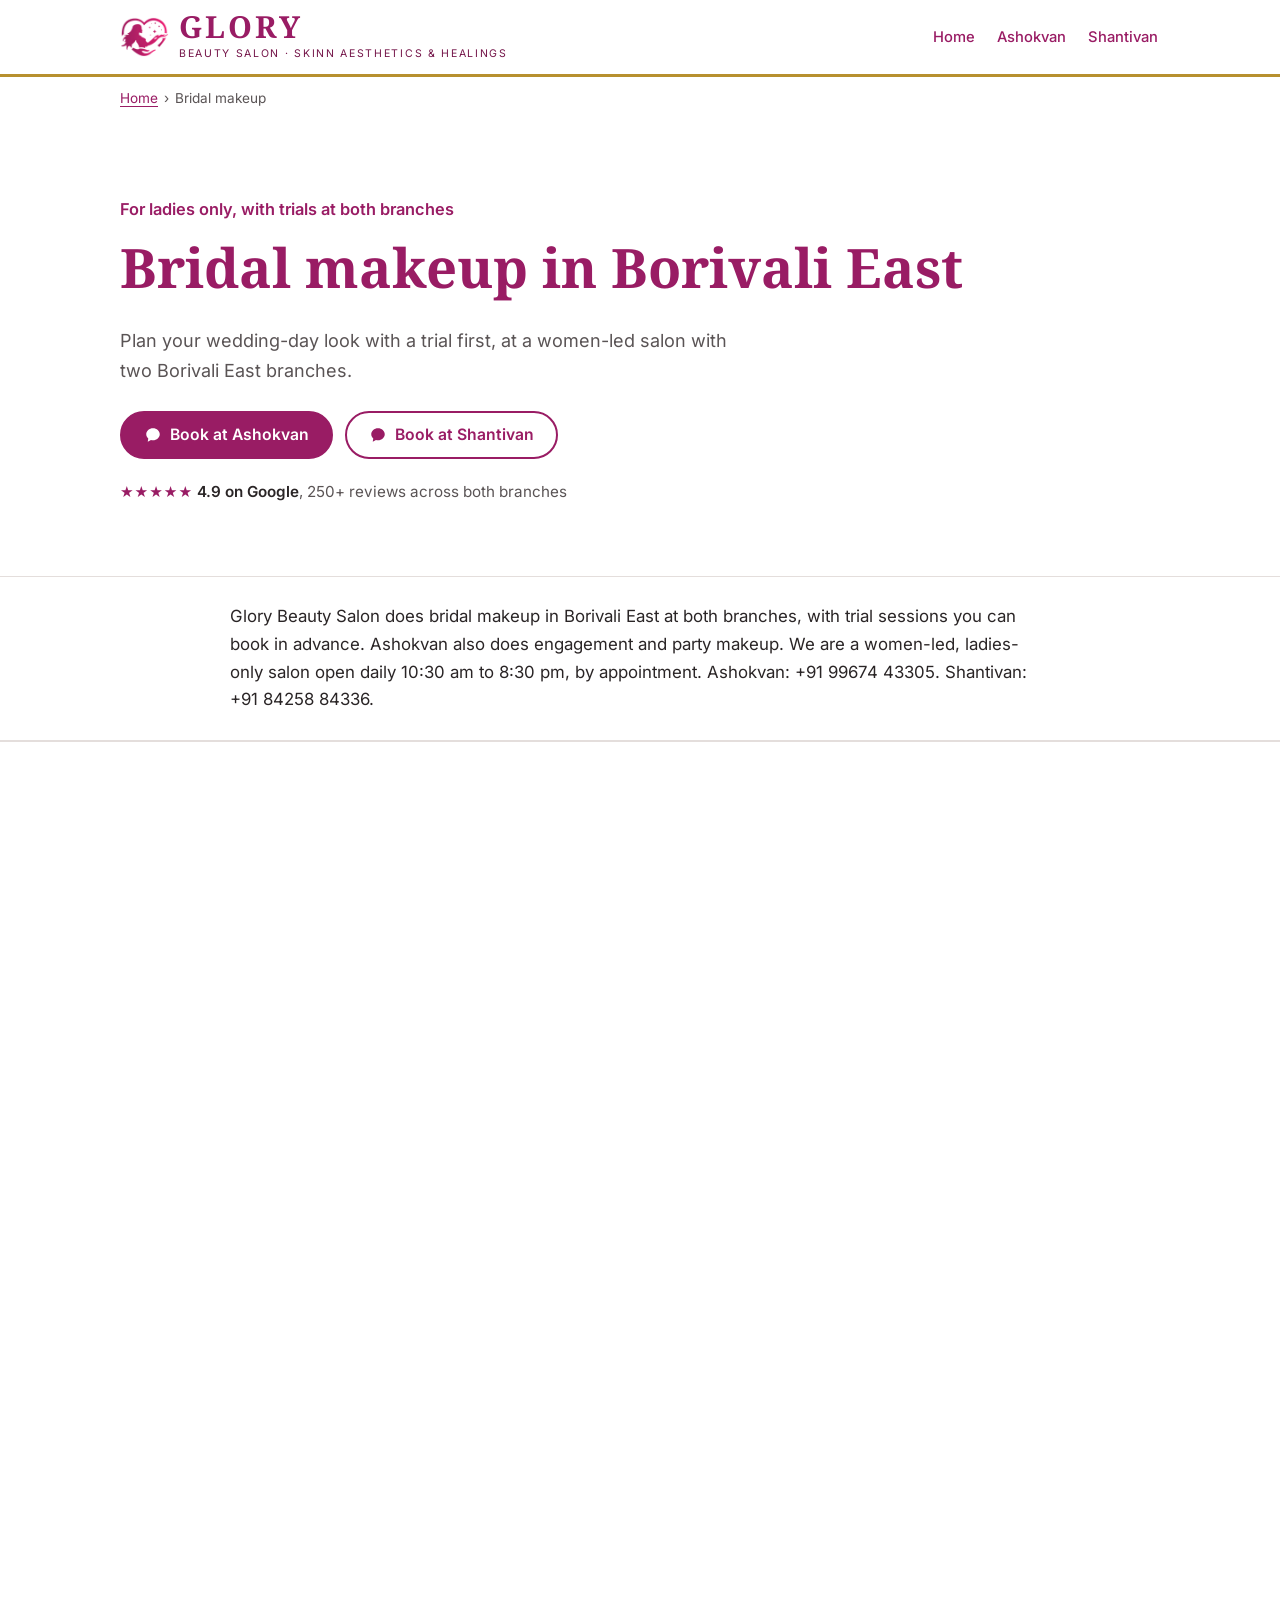
<file: bridal-makeup-borivali-east.html>
<!doctype html>
<html lang="en-IN">
<head>
<meta charset="utf-8">
<meta name="viewport" content="width=device-width, initial-scale=1, viewport-fit=cover">
<title>Bridal Makeup in Borivali East | Glory Beauty Salon</title>
<meta name="description" content="Bridal makeup with trials in Borivali East at Glory Ashokvan and Shantivan, plus engagement and party looks. Book on WhatsApp. Open daily 10:30 am–8:30 pm.">
<link rel="canonical" href="https://www.glorysalons.in/bridal-makeup-borivali-east">
<meta name="theme-color" content="#FFFFFF">
<link rel="icon" href="/favicon.ico" sizes="48x48">
<link rel="icon" href="/icon-512.png" type="image/png" sizes="512x512">
<link rel="apple-touch-icon" href="/apple-touch-icon.png">
<link rel="manifest" href="/site.webmanifest">
<meta property="og:type" content="website">
<meta property="og:locale" content="en_IN">
<meta property="og:site_name" content="Glory Beauty Salon Skinn Aesthetics and Healings">
<meta property="og:title" content="Bridal Makeup in Borivali East | Glory Beauty Salon">
<meta property="og:description" content="Bridal makeup with trials in Borivali East at Glory Ashokvan and Shantivan, plus engagement and party looks. Book on WhatsApp. Open daily 10:30 am–8:30 pm.">
<meta property="og:url" content="https://www.glorysalons.in/bridal-makeup-borivali-east">
<meta property="og:image" content="https://www.glorysalons.in/images/og-bridal.jpg">
<meta property="og:image:width" content="1200">
<meta property="og:image:height" content="630">
<meta property="og:image:alt" content="Glory Beauty Salon Ashokvan shopfront, Borivali East">
<meta name="twitter:card" content="summary_large_image">
<meta name="twitter:title" content="Bridal Makeup in Borivali East | Glory Beauty Salon">
<meta name="twitter:description" content="Bridal makeup with trials in Borivali East at Glory Ashokvan and Shantivan, plus engagement and party looks. Book on WhatsApp. Open daily 10:30 am–8:30 pm.">
<meta name="twitter:image" content="https://www.glorysalons.in/images/og-bridal.jpg">
<meta name="twitter:image:alt" content="Glory Beauty Salon Ashokvan shopfront, Borivali East">
<link rel="preload" href="/fonts/noto-serif-var.woff2" as="font" type="font/woff2" crossorigin>
<link rel="preload" href="/fonts/inter-var.woff2" as="font" type="font/woff2" crossorigin>
<link rel="stylesheet" href="/styles.css">
<script type="application/ld+json">
{
 "@context": "https://schema.org",
 "@graph": [
  {
   "@type": "Service",
   "@id": "https://www.glorysalons.in/bridal-makeup-borivali-east#service",
   "name": "Bridal makeup in Borivali East",
   "serviceType": "Bridal makeup",
   "url": "https://www.glorysalons.in/bridal-makeup-borivali-east",
   "description": "Bridal makeup with trials in Borivali East at Glory Ashokvan and Shantivan, plus engagement and party looks. Book on WhatsApp. Open daily 10:30 am–8:30 pm.",
   "provider": [
    {
     "@type": "BeautySalon",
     "name": "Glory Beauty Salon Skinn Aesthetics - Ashokvan",
     "url": "https://www.glorysalons.in/ashokvan",
     "telephone": "+91 99674 43305",
     "address": {
      "@type": "PostalAddress",
      "streetAddress": "Shop No. 002, Shiv Darshan CHS, Shiv Vallabh Road, Opposite Patel Samaj Hall, Ashokvan",
      "addressLocality": "Borivali East, Mumbai",
      "addressRegion": "Maharashtra",
      "postalCode": "400066",
      "addressCountry": "IN"
     },
     "geo": {
      "@type": "GeoCoordinates",
      "latitude": 19.2409799,
      "longitude": 72.8709611
     },
     "hasMap": "https://maps.google.com/?cid=1654756306778880641"
    },
    {
     "@type": "BeautySalon",
     "name": "Glory Beauty Salon Skinn Aesthetics - Shantivan",
     "url": "https://www.glorysalons.in/shantivan",
     "telephone": "+91 84258 84336",
     "address": {
      "@type": "PostalAddress",
      "streetAddress": "Shop No. 3, Building No. 2, Sai Ashish CHS, Shantivan Road, Opposite Ram Krishna Medical, Near Pangat Hotel, Nensey Colony",
      "addressLocality": "Borivali East, Mumbai",
      "addressRegion": "Maharashtra",
      "postalCode": "400066",
      "addressCountry": "IN"
     },
     "geo": {
      "@type": "GeoCoordinates",
      "latitude": 19.2410506,
      "longitude": 72.8648258
     },
     "hasMap": "https://maps.google.com/?cid=12133425970951849533"
    }
   ],
   "areaServed": {
    "@type": "Place",
    "name": "Borivali East, Mumbai"
   },
   "audience": {
    "@type": "PeopleAudience",
    "suggestedGender": "female"
   }
  },
  {
   "@type": "WebPage",
   "@id": "https://www.glorysalons.in/bridal-makeup-borivali-east#webpage",
   "url": "https://www.glorysalons.in/bridal-makeup-borivali-east",
   "name": "Bridal Makeup in Borivali East | Glory Beauty Salon",
   "description": "Bridal makeup with trials in Borivali East at Glory Ashokvan and Shantivan, plus engagement and party looks. Book on WhatsApp. Open daily 10:30 am–8:30 pm.",
   "inLanguage": "en-IN",
   "isPartOf": {
    "@type": "WebSite",
    "name": "Glory Beauty Salon Skinn Aesthetics and Healings",
    "url": "https://www.glorysalons.in/"
   },
   "about": {
    "@id": "https://www.glorysalons.in/bridal-makeup-borivali-east#service"
   },
   "breadcrumb": {
    "@id": "https://www.glorysalons.in/bridal-makeup-borivali-east#breadcrumb"
   },
   "datePublished": "2026-11-13",
   "dateModified": "2026-11-13",
   "primaryImageOfPage": {
    "@type": "ImageObject",
    "url": "https://www.glorysalons.in/images/og-bridal.jpg",
    "width": 1200,
    "height": 630
   }
  },
  {
   "@type": "BreadcrumbList",
   "@id": "https://www.glorysalons.in/bridal-makeup-borivali-east#breadcrumb",
   "itemListElement": [
    {
     "@type": "ListItem",
     "position": 1,
     "name": "Home",
     "item": "https://www.glorysalons.in/"
    },
    {
     "@type": "ListItem",
     "position": 2,
     "name": "Bridal makeup in Borivali East",
     "item": "https://www.glorysalons.in/bridal-makeup-borivali-east"
    }
   ]
  },
  {
   "@type": "FAQPage",
   "@id": "https://www.glorysalons.in/bridal-makeup-borivali-east#faq",
   "mainEntity": [
    {
     "@type": "Question",
     "name": "Do you do bridal trials?",
     "acceptedAnswer": {
      "@type": "Answer",
      "text": "Yes. Bridal makeup trials can be booked at both Ashokvan and Shantivan. Message us your wedding date and we will fix one."
     }
    },
    {
     "@type": "Question",
     "name": "How early should I book bridal makeup?",
     "acceptedAnswer": {
      "@type": "Answer",
      "text": "As soon as your wedding date is fixed, especially for dates in the wedding season. That leaves time for a trial and for any skin or hair appointments you want beforehand."
     }
    },
    {
     "@type": "Question",
     "name": "Do you do engagement and party makeup?",
     "acceptedAnswer": {
      "@type": "Answer",
      "text": "Yes, at Ashokvan. Engagement, party and family makeup can be booked there. Shantivan offers bridal makeup."
     }
    },
    {
     "@type": "Question",
     "name": "Can I book my hair and nails at the same salon?",
     "acceptedAnswer": {
      "@type": "Answer",
      "text": "Yes. Ashokvan offers haircuts, colour, highlights and nail art. Shantivan offers hair spa, keratin, extensions, gel polish and nail extensions."
     }
    },
    {
     "@type": "Question",
     "name": "Do I need to book an appointment for bridal makeup?",
     "acceptedAnswer": {
      "@type": "Answer",
      "text": "Yes. We work by appointment only. Message us on WhatsApp or call: Ashokvan +91 99674 43305, Shantivan +91 84258 84336."
     }
    },
    {
     "@type": "Question",
     "name": "What are your timings?",
     "acceptedAnswer": {
      "@type": "Answer",
      "text": "Both branches are open every day, including Sundays, from 10:30 am to 8:30 pm."
     }
    },
    {
     "@type": "Question",
     "name": "What payment methods do you accept?",
     "acceptedAnswer": {
      "@type": "Answer",
      "text": "Cash, UPI, debit cards, Visa, Mastercard and NFC tap-to-pay."
     }
    }
   ]
  }
 ]
}
</script>
</head>
<body class="has-bar">
<svg width="0" height="0" style="position:absolute" aria-hidden="true" focusable="false"><symbol id="i-phone" viewBox="0 0 24 24"><path d="M6.6 10.8a15.1 15.1 0 0 0 6.6 6.6l2.2-2.2a1 1 0 0 1 1-.25c1.12.37 2.33.57 3.6.57a1 1 0 0 1 1 1V20a1 1 0 0 1-1 1A17 17 0 0 1 3 4a1 1 0 0 1 1-1h3.5a1 1 0 0 1 1 1c0 1.25.2 2.45.57 3.57a1 1 0 0 1-.25 1z"/></symbol><symbol id="i-chat" viewBox="0 0 24 24"><path d="M12 3C7 3 3 6.6 3 11c0 2.2 1 4.2 2.7 5.6L5 21l4.3-2.2c.9.2 1.8.3 2.7.3 5 0 9-3.6 9-8s-4-8-9-8z"/></symbol></svg>
<a class="skip" href="#main">Skip to content</a>

<header class="site-header">
  <div class="wrap">
    <a class="brand" href="/">
      <img class="brand-mark" src="/images/logo-110.png" alt="" width="49" height="40">
      <span class="brand-text"><b>Glory</b><small>Beauty Salon · Skinn Aesthetics &amp; Healings</small></span>
    </a>
    <nav class="nav" aria-label="Main">
      <ul>
        <li><a href="/">Home</a></li>
        <li><a href="/ashokvan">Ashokvan</a></li>
        <li><a href="/shantivan">Shantivan</a></li>
      </ul>
    </nav>
  </div>
</header>

<main id="main">
  <nav class="crumbs" aria-label="Breadcrumb"><div class="wrap"><ol><li><a href="/">Home</a></li><li aria-current="page">Bridal makeup</li></ol></div></nav>

  <section class="hero" aria-labelledby="hero-title">
    <div class="wrap">
      <p class="eyebrow">For ladies only, with trials at both branches</p>
      <h1 id="hero-title">Bridal makeup in Borivali East</h1>
      <p class="lede">Plan your wedding-day look with a trial first, at a women-led salon with two Borivali East branches.</p>
      <div class="btns">
          <a class="btn btn-fill" href="https://wa.me/919967443305?text=Hi%20Glory%20Ashokvan%2C%20I'd%20like%20to%20book%20bridal%20makeup." rel="noopener" aria-label="Book on WhatsApp, Ashokvan branch"><svg aria-hidden="true"><use href="#i-chat"/></svg>Book at Ashokvan</a>
          <a class="btn btn-line" href="https://wa.me/918425884336?text=Hi%20Glory%20Shantivan%2C%20I'd%20like%20to%20book%20bridal%20makeup." rel="noopener" aria-label="Book on WhatsApp, Shantivan branch"><svg aria-hidden="true"><use href="#i-chat"/></svg>Book at Shantivan</a>
      </div>
      <p class="rating"><span class="stars" aria-hidden="true">★★★★★</span> <strong>4.9 on Google</strong>, 250+ reviews across both branches</p>
    </div>
  </section>

  <section class="answer" aria-label="Quick answer"><div class="wrap"><p>Glory Beauty Salon does bridal makeup in Borivali East at both branches, with trial sessions you can book in advance. Ashokvan also does engagement and party makeup. We are a women-led, ladies-only salon open daily 10:30 am to 8:30 pm, by appointment. Ashokvan: +91 99674 43305. Shantivan: +91 84258 84336.</p></div></section>

  <section class="section tint" aria-labelledby="s0">
    <div class="wrap prose">
      <h2 id="s0">Bridal, engagement and party looks</h2>
      <p>Bridal makeup is planned with you in advance and built to last through the ceremonies and photos. A trial lets you see and adjust your look before the day.</p>
      <p>Wedding-season dates fill early, so book your trial as soon as your date is fixed.</p>
    </div>
  </section>

  <section class="section" aria-labelledby="s1">
    <div class="wrap prose">
      <h2 id="s1">Plan the rest in the same salon</h2>
      <ul class="ticks"><li>Ashokvan: engagement makeup, party makeup, facials, HydraFacial, waxing, threading, hair colour and highlights, manicure and pedicure.</li><li>Shantivan: hair spa, keratin and smoothening, hair extensions, nail extensions, gel polish, nail art and eyelash services.</li><li>Message us your wedding date and which services you want, and we will help you plan the weeks before.</li></ul>
    </div>
  </section>

  <section class="section" aria-labelledby="how">
    <div class="wrap prose">
      <h2 id="how">How to book bridal makeup</h2>
      <ol class="steps"><li>Message a branch on WhatsApp with your wedding date.</li><li>Book a trial so you can see and adjust your look.</li><li>Confirm the wedding-day slot and any hair, nail or skin appointments before it.</li></ol>
    </div>
  </section>

  <section class="section tint" aria-labelledby="where">
    <div class="wrap">
      <div class="section-head"><h2 id="where">Available at both branches</h2></div>
      <div class="branches">
        <article class="branch">
          <span class="tag">Best for skin, laser and bridal</span>
          <h3><a href="/ashokvan">Ashokvan</a></h3>
          <address>Shop No. 002, Shiv Darshan CHS, Shiv Vallabh Road, Opposite Patel Samaj Hall, Ashokvan, Borivali East, Mumbai 400066</address>
          <p class="meta">Phone: <a href="tel:+919967443305">+91 99674 43305</a><br>Open daily 10:30 am – 8:30 pm</p>
          <div class="btns">
            <a class="btn btn-fill" href="https://wa.me/919967443305?text=Hi%20Glory%20Ashokvan%2C%20I'd%20like%20to%20book%20bridal%20makeup." rel="noopener" aria-label="Book on WhatsApp, Ashokvan branch"><svg aria-hidden="true"><use href="#i-chat"/></svg>Book on WhatsApp</a>
            <a class="btn btn-line" href="tel:+919967443305" aria-label="Call +91 99674 43305, Ashokvan branch"><svg aria-hidden="true"><use href="#i-phone"/></svg>Call</a>
          </div>
          <a class="more" href="/ashokvan">Ashokvan branch page</a>
        </article>
        <article class="branch">
          <span class="tag">Best for hair, nails and lashes</span>
          <h3><a href="/shantivan">Shantivan</a></h3>
          <address>Shop No. 3, Building No. 2, Sai Ashish CHS, Shantivan Road, Opposite Ram Krishna Medical, Near Pangat Hotel, Nensey Colony, Borivali East, Mumbai 400066</address>
          <p class="meta">Phone: <a href="tel:+918425884336">+91 84258 84336</a><br>Open daily 10:30 am – 8:30 pm</p>
          <div class="btns">
            <a class="btn btn-fill" href="https://wa.me/918425884336?text=Hi%20Glory%20Shantivan%2C%20I'd%20like%20to%20book%20bridal%20makeup." rel="noopener" aria-label="Book on WhatsApp, Shantivan branch"><svg aria-hidden="true"><use href="#i-chat"/></svg>Book on WhatsApp</a>
            <a class="btn btn-line" href="tel:+918425884336" aria-label="Call +91 84258 84336, Shantivan branch"><svg aria-hidden="true"><use href="#i-phone"/></svg>Call</a>
          </div>
          <a class="more" href="/shantivan">Shantivan branch page</a>
        </article>
      </div>
    </div>
  </section>

  <section class="section" aria-labelledby="faq-title">
    <div class="wrap">
      <div class="section-head"><h2 id="faq-title">Bridal makeup questions</h2></div>
      <div class="faq">
        <details>
          <summary>Do you do bridal trials?</summary>
          <p>Yes. Bridal makeup trials can be booked at both Ashokvan and Shantivan. Message us your wedding date and we will fix one.</p>
        </details>
        <details>
          <summary>How early should I book bridal makeup?</summary>
          <p>As soon as your wedding date is fixed, especially for dates in the wedding season. That leaves time for a trial and for any skin or hair appointments you want beforehand.</p>
        </details>
        <details>
          <summary>Do you do engagement and party makeup?</summary>
          <p>Yes, at Ashokvan. Engagement, party and family makeup can be booked there. Shantivan offers bridal makeup.</p>
        </details>
        <details>
          <summary>Can I book my hair and nails at the same salon?</summary>
          <p>Yes. Ashokvan offers haircuts, colour, highlights and nail art. Shantivan offers hair spa, keratin, extensions, gel polish and nail extensions.</p>
        </details>
        <details>
          <summary>Do I need to book an appointment for bridal makeup?</summary>
          <p>Yes. We work by appointment only. Message us on WhatsApp or call: Ashokvan +91 99674 43305, Shantivan +91 84258 84336.</p>
        </details>
        <details>
          <summary>What are your timings?</summary>
          <p>Both branches are open every day, including Sundays, from 10:30 am to 8:30 pm.</p>
        </details>
        <details>
          <summary>What payment methods do you accept?</summary>
          <p>Cash, UPI, debit cards, Visa, Mastercard and NFC tap-to-pay.</p>
        </details>
      </div>
    </div>
  </section>

  <section class="section tint" aria-labelledby="more-title">
    <div class="wrap">
      <h2 id="more-title">More from Glory</h2>
      <ul class="svc-overview">
        <li><b><a href="/hydrafacial-borivali-east">HydraFacial</a></b><span>A deep-cleansing, hydrating facial in a ladies-only salon, at both Borivali East branches.</span></li>
        <li><b><a href="/nail-extensions-borivali-east">Nail extensions</a></b><span>Extensions, acrylic sets, gel polish and nail art at our Shantivan branch.</span></li>
        <li><b><a href="/">All services and both branches</a></b><span>Skin, laser, bridal, hair, nails and lashes in Borivali East.</span></li>
      </ul>
    </div>
  </section>
</main>

<footer class="site-footer">
  <div class="wrap">
    <div class="foot-grid">
      <div>
        <img class="foot-logo" src="/images/logo-192.png" alt="Glory Beauty Salon logo" width="96" height="79" loading="lazy" decoding="async">
        <h2>Glory Beauty Salon Skinn Aesthetics and Healings</h2>
        <p>Expert beauty, skin and bridal care in Borivali East since 2019. Ladies only. <span lang="mr">फक्त स्त्रियांसाठी</span></p>
        <p>Open every day, 10:30 am – 8:30 pm</p>
        <p><a href="https://www.instagram.com/glory__beautysalon/" rel="noopener">Instagram @glory__beautysalon</a></p>
      </div>
      <div>
        <h3>Ashokvan</h3>
        <address>Shop No. 002, Shiv Darshan CHS, Shiv Vallabh Road, Opposite Patel Samaj Hall, Ashokvan, Borivali East, Mumbai 400066</address>
        <p><a href="tel:+919967443305">+91 99674 43305</a><br><a href="/ashokvan">Branch page</a></p>
      </div>
      <div>
        <h3>Shantivan</h3>
        <address>Shop No. 3, Building No. 2, Sai Ashish CHS, Shantivan Road, Opposite Ram Krishna Medical, Near Pangat Hotel, Nensey Colony, Borivali East, Mumbai 400066</address>
        <p><a href="tel:+918425884336">+91 84258 84336</a><br><a href="/shantivan">Branch page</a></p>
      </div>
    </div>
    <nav class="foot-links" aria-label="Services">
      <h3>Services in Borivali East</h3>
      <ul><li><a href="/laser-hair-removal-borivali-east">Laser hair removal</a></li><li><a href="/bridal-makeup-borivali-east">Bridal makeup</a></li><li><a href="/hydrafacial-borivali-east">HydraFacial</a></li><li><a href="/hair-botox-keratin-borivali-east">Hair Botox &amp; keratin</a></li><li><a href="/nail-extensions-borivali-east">Nail extensions</a></li></ul>
    </nav>
    <p class="legal">© 2026 Glory Beauty Salon Skinn Aesthetics and Healings, Borivali East, Mumbai. Last updated <time datetime="2026-11-13">13 November 2026</time>.</p>
  </div>
</footer>

<nav class="cta-bar" aria-label="Book or call">
  <a class="btn btn-line" href="tel:+919967443305" aria-label="Call +91 99674 43305, Ashokvan branch"><svg aria-hidden="true"><use href="#i-phone"/></svg>Ashokvan</a>
  <a class="btn btn-line" href="tel:+918425884336" aria-label="Call +91 84258 84336, Shantivan branch"><svg aria-hidden="true"><use href="#i-phone"/></svg>Shantivan</a>
</nav>
</body>
</html>
</file>
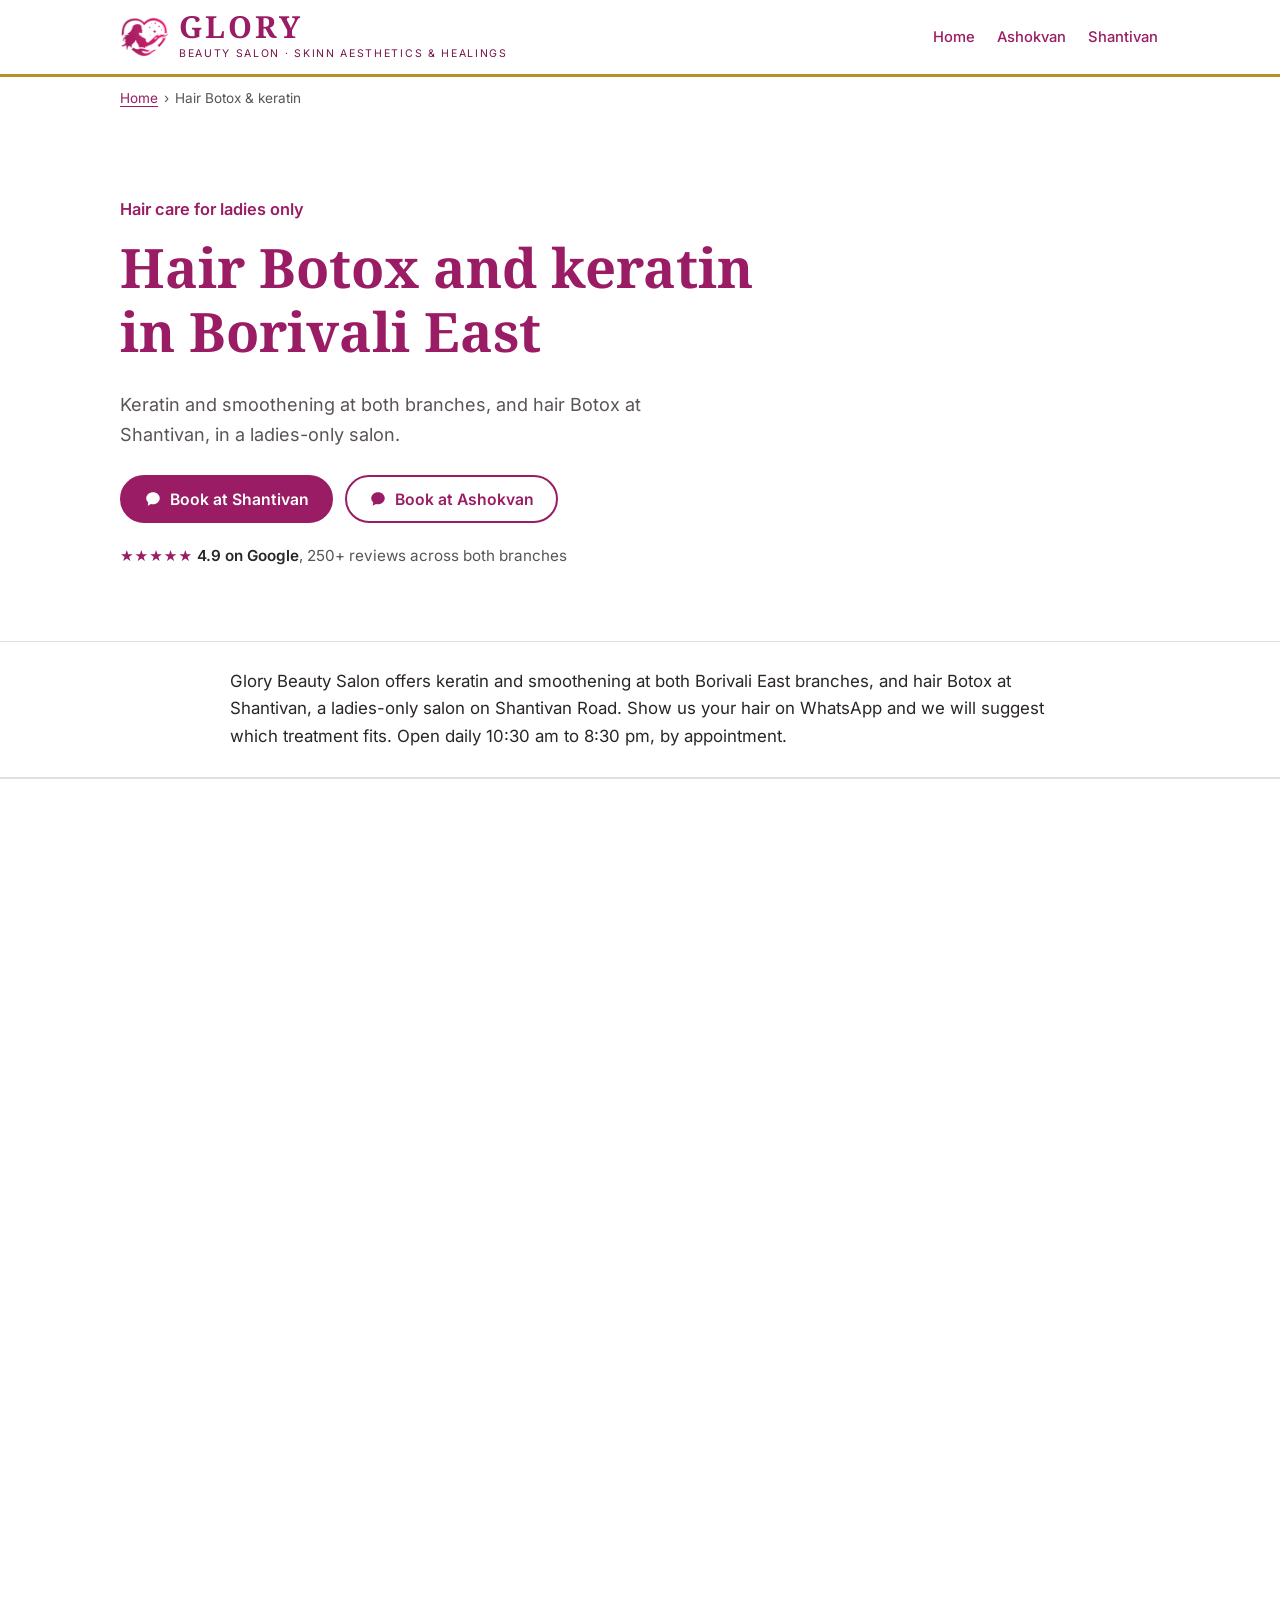
<file: hair-botox-keratin-borivali-east.html>
<!doctype html>
<html lang="en-IN">
<head>
<meta charset="utf-8">
<meta name="viewport" content="width=device-width, initial-scale=1, viewport-fit=cover">
<title>Hair Botox & Keratin in Borivali East | Glory Salon</title>
<meta name="description" content="Keratin, smoothening and hair Botox for ladies in Borivali East. Hair Botox at Glory Shantivan, keratin at both branches. Book on WhatsApp.">
<link rel="canonical" href="https://www.glorysalons.in/hair-botox-keratin-borivali-east">
<meta name="theme-color" content="#FFFFFF">
<link rel="icon" href="/favicon.ico" sizes="48x48">
<link rel="icon" href="/icon-512.png" type="image/png" sizes="512x512">
<link rel="apple-touch-icon" href="/apple-touch-icon.png">
<link rel="manifest" href="/site.webmanifest">
<meta property="og:type" content="website">
<meta property="og:locale" content="en_IN">
<meta property="og:site_name" content="Glory Beauty Salon Skinn Aesthetics and Healings">
<meta property="og:title" content="Hair Botox & Keratin in Borivali East | Glory Salon">
<meta property="og:description" content="Keratin, smoothening and hair Botox for ladies in Borivali East. Hair Botox at Glory Shantivan, keratin at both branches. Book on WhatsApp.">
<meta property="og:url" content="https://www.glorysalons.in/hair-botox-keratin-borivali-east">
<meta property="og:image" content="https://www.glorysalons.in/images/og-hair.jpg">
<meta property="og:image:width" content="1200">
<meta property="og:image:height" content="630">
<meta property="og:image:alt" content="Glory Beauty Salon Shantivan shopfront, Borivali East">
<meta name="twitter:card" content="summary_large_image">
<meta name="twitter:title" content="Hair Botox & Keratin in Borivali East | Glory Salon">
<meta name="twitter:description" content="Keratin, smoothening and hair Botox for ladies in Borivali East. Hair Botox at Glory Shantivan, keratin at both branches. Book on WhatsApp.">
<meta name="twitter:image" content="https://www.glorysalons.in/images/og-hair.jpg">
<meta name="twitter:image:alt" content="Glory Beauty Salon Shantivan shopfront, Borivali East">
<link rel="preload" href="/fonts/noto-serif-var.woff2" as="font" type="font/woff2" crossorigin>
<link rel="preload" href="/fonts/inter-var.woff2" as="font" type="font/woff2" crossorigin>
<link rel="stylesheet" href="/styles.css">
<script type="application/ld+json">
{
 "@context": "https://schema.org",
 "@graph": [
  {
   "@type": "Service",
   "@id": "https://www.glorysalons.in/hair-botox-keratin-borivali-east#service",
   "name": "Hair Botox & keratin in Borivali East",
   "serviceType": "Hair Botox & keratin",
   "url": "https://www.glorysalons.in/hair-botox-keratin-borivali-east",
   "description": "Keratin, smoothening and hair Botox for ladies in Borivali East. Hair Botox at Glory Shantivan, keratin at both branches. Book on WhatsApp.",
   "provider": [
    {
     "@type": "BeautySalon",
     "name": "Glory Beauty Salon Skinn Aesthetics - Shantivan",
     "url": "https://www.glorysalons.in/shantivan",
     "telephone": "+91 84258 84336",
     "address": {
      "@type": "PostalAddress",
      "streetAddress": "Shop No. 3, Building No. 2, Sai Ashish CHS, Shantivan Road, Opposite Ram Krishna Medical, Near Pangat Hotel, Nensey Colony",
      "addressLocality": "Borivali East, Mumbai",
      "addressRegion": "Maharashtra",
      "postalCode": "400066",
      "addressCountry": "IN"
     },
     "geo": {
      "@type": "GeoCoordinates",
      "latitude": 19.2410506,
      "longitude": 72.8648258
     },
     "hasMap": "https://maps.google.com/?cid=12133425970951849533"
    },
    {
     "@type": "BeautySalon",
     "name": "Glory Beauty Salon Skinn Aesthetics - Ashokvan",
     "url": "https://www.glorysalons.in/ashokvan",
     "telephone": "+91 99674 43305",
     "address": {
      "@type": "PostalAddress",
      "streetAddress": "Shop No. 002, Shiv Darshan CHS, Shiv Vallabh Road, Opposite Patel Samaj Hall, Ashokvan",
      "addressLocality": "Borivali East, Mumbai",
      "addressRegion": "Maharashtra",
      "postalCode": "400066",
      "addressCountry": "IN"
     },
     "geo": {
      "@type": "GeoCoordinates",
      "latitude": 19.2409799,
      "longitude": 72.8709611
     },
     "hasMap": "https://maps.google.com/?cid=1654756306778880641"
    }
   ],
   "areaServed": {
    "@type": "Place",
    "name": "Borivali East, Mumbai"
   },
   "audience": {
    "@type": "PeopleAudience",
    "suggestedGender": "female"
   }
  },
  {
   "@type": "WebPage",
   "@id": "https://www.glorysalons.in/hair-botox-keratin-borivali-east#webpage",
   "url": "https://www.glorysalons.in/hair-botox-keratin-borivali-east",
   "name": "Hair Botox & Keratin in Borivali East | Glory Salon",
   "description": "Keratin, smoothening and hair Botox for ladies in Borivali East. Hair Botox at Glory Shantivan, keratin at both branches. Book on WhatsApp.",
   "inLanguage": "en-IN",
   "isPartOf": {
    "@type": "WebSite",
    "name": "Glory Beauty Salon Skinn Aesthetics and Healings",
    "url": "https://www.glorysalons.in/"
   },
   "about": {
    "@id": "https://www.glorysalons.in/hair-botox-keratin-borivali-east#service"
   },
   "breadcrumb": {
    "@id": "https://www.glorysalons.in/hair-botox-keratin-borivali-east#breadcrumb"
   },
   "datePublished": "2026-11-13",
   "dateModified": "2026-11-13",
   "primaryImageOfPage": {
    "@type": "ImageObject",
    "url": "https://www.glorysalons.in/images/og-hair.jpg",
    "width": 1200,
    "height": 630
   }
  },
  {
   "@type": "BreadcrumbList",
   "@id": "https://www.glorysalons.in/hair-botox-keratin-borivali-east#breadcrumb",
   "itemListElement": [
    {
     "@type": "ListItem",
     "position": 1,
     "name": "Home",
     "item": "https://www.glorysalons.in/"
    },
    {
     "@type": "ListItem",
     "position": 2,
     "name": "Hair Botox & keratin in Borivali East",
     "item": "https://www.glorysalons.in/hair-botox-keratin-borivali-east"
    }
   ]
  },
  {
   "@type": "FAQPage",
   "@id": "https://www.glorysalons.in/hair-botox-keratin-borivali-east#faq",
   "mainEntity": [
    {
     "@type": "Question",
     "name": "Which treatment should I choose: keratin, smoothening or hair Botox?",
     "acceptedAnswer": {
      "@type": "Answer",
      "text": "Smoothening gives the straightest result. Keratin mainly controls frizz and keeps some natural movement. Hair Botox conditions and repairs without straightening. Show us your hair and we will recommend the right one."
     }
    },
    {
     "@type": "Question",
     "name": "Is hair Botox available at both branches?",
     "acceptedAnswer": {
      "@type": "Answer",
      "text": "Hair Botox is available at Glory Shantivan. Keratin and smoothening are available at both Ashokvan and Shantivan."
     }
    },
    {
     "@type": "Question",
     "name": "How long do these treatments take?",
     "acceptedAnswer": {
      "@type": "Answer",
      "text": "Keratin, smoothening and hair extensions can take a few hours, which is why we book them by appointment."
     }
    },
    {
     "@type": "Question",
     "name": "Do I need to book an appointment for hair botox & keratin?",
     "acceptedAnswer": {
      "@type": "Answer",
      "text": "Yes. We work by appointment only. Message us on WhatsApp or call: Shantivan +91 84258 84336, Ashokvan +91 99674 43305."
     }
    },
    {
     "@type": "Question",
     "name": "What are your timings?",
     "acceptedAnswer": {
      "@type": "Answer",
      "text": "Both branches are open every day, including Sundays, from 10:30 am to 8:30 pm."
     }
    },
    {
     "@type": "Question",
     "name": "What payment methods do you accept?",
     "acceptedAnswer": {
      "@type": "Answer",
      "text": "Cash, UPI, debit cards, Visa, Mastercard and NFC tap-to-pay."
     }
    }
   ]
  }
 ]
}
</script>
</head>
<body class="has-bar">
<svg width="0" height="0" style="position:absolute" aria-hidden="true" focusable="false"><symbol id="i-phone" viewBox="0 0 24 24"><path d="M6.6 10.8a15.1 15.1 0 0 0 6.6 6.6l2.2-2.2a1 1 0 0 1 1-.25c1.12.37 2.33.57 3.6.57a1 1 0 0 1 1 1V20a1 1 0 0 1-1 1A17 17 0 0 1 3 4a1 1 0 0 1 1-1h3.5a1 1 0 0 1 1 1c0 1.25.2 2.45.57 3.57a1 1 0 0 1-.25 1z"/></symbol><symbol id="i-chat" viewBox="0 0 24 24"><path d="M12 3C7 3 3 6.6 3 11c0 2.2 1 4.2 2.7 5.6L5 21l4.3-2.2c.9.2 1.8.3 2.7.3 5 0 9-3.6 9-8s-4-8-9-8z"/></symbol></svg>
<a class="skip" href="#main">Skip to content</a>

<header class="site-header">
  <div class="wrap">
    <a class="brand" href="/">
      <img class="brand-mark" src="/images/logo-110.png" alt="" width="49" height="40">
      <span class="brand-text"><b>Glory</b><small>Beauty Salon · Skinn Aesthetics &amp; Healings</small></span>
    </a>
    <nav class="nav" aria-label="Main">
      <ul>
        <li><a href="/">Home</a></li>
        <li><a href="/ashokvan">Ashokvan</a></li>
        <li><a href="/shantivan">Shantivan</a></li>
      </ul>
    </nav>
  </div>
</header>

<main id="main">
  <nav class="crumbs" aria-label="Breadcrumb"><div class="wrap"><ol><li><a href="/">Home</a></li><li aria-current="page">Hair Botox &amp; keratin</li></ol></div></nav>

  <section class="hero" aria-labelledby="hero-title">
    <div class="wrap">
      <p class="eyebrow">Hair care for ladies only</p>
      <h1 id="hero-title">Hair Botox and keratin in Borivali East</h1>
      <p class="lede">Keratin and smoothening at both branches, and hair Botox at Shantivan, in a ladies-only salon.</p>
      <div class="btns">
          <a class="btn btn-fill" href="https://wa.me/918425884336?text=Hi%20Glory%20Shantivan%2C%20I'd%20like%20to%20book%20hair%20botox%20%26%20keratin." rel="noopener" aria-label="Book on WhatsApp, Shantivan branch"><svg aria-hidden="true"><use href="#i-chat"/></svg>Book at Shantivan</a>
          <a class="btn btn-line" href="https://wa.me/919967443305?text=Hi%20Glory%20Ashokvan%2C%20I'd%20like%20to%20book%20hair%20botox%20%26%20keratin." rel="noopener" aria-label="Book on WhatsApp, Ashokvan branch"><svg aria-hidden="true"><use href="#i-chat"/></svg>Book at Ashokvan</a>
      </div>
      <p class="rating"><span class="stars" aria-hidden="true">★★★★★</span> <strong>4.9 on Google</strong>, 250+ reviews across both branches</p>
    </div>
  </section>

  <section class="answer" aria-label="Quick answer"><div class="wrap"><p>Glory Beauty Salon offers keratin and smoothening at both Borivali East branches, and hair Botox at Shantivan, a ladies-only salon on Shantivan Road. Show us your hair on WhatsApp and we will suggest which treatment fits. Open daily 10:30 am to 8:30 pm, by appointment.</p></div></section>

  <section class="section tint" aria-labelledby="s0">
    <div class="wrap prose">
      <h2 id="s0">Keratin, smoothening or hair Botox?</h2>
      <p>Smoothening gives the straightest result. Keratin mainly controls frizz and keeps some natural movement. Hair Botox conditions and repairs without straightening. Show us your hair and we will recommend the right one.</p>
      <p>These treatments can take a few hours, so we book them by appointment to keep the time free for you.</p>
    </div>
  </section>

  <section class="section" aria-labelledby="tbl">
    <div class="wrap">
      <h2 id="tbl">Treatment at a glance</h2>
      <div class="table-wrap"><table class="compare"><caption class="sr">Hair Botox &amp; keratin options at Glory Beauty Salon</caption>
        <thead><tr><th scope="col">Treatment</th><th scope="col">What it does</th><th scope="col">Where</th></tr></thead>
        <tbody><tr><th scope="row">Keratin</th><td>Tames frizz and adds shine, keeping some natural movement.</td><td>Ashokvan and Shantivan</td></tr><tr><th scope="row">Smoothening</th><td>Relaxes curls and waves for a straighter, more manageable finish.</td><td>Ashokvan and Shantivan</td></tr><tr><th scope="row">Hair Botox</th><td>Conditions and repairs damaged strands without straightening.</td><td>Shantivan</td></tr><tr><th scope="row">Hair spa</th><td>A deep-conditioning scalp and hair ritual for dry hair.</td><td>Shantivan</td></tr><tr><th scope="row">Hair treatments</th><td>Nourishing treatments for dry, frizzy or chemically stressed hair.</td><td>Ashokvan</td></tr></tbody></table></div>
    </div>
  </section>
  <section class="section tint" aria-labelledby="how">
    <div class="wrap prose">
      <h2 id="how">How to book hair botox &amp; keratin</h2>
      <ol class="steps"><li>Message a branch on WhatsApp with a photo of your hair.</li><li>We recommend keratin, smoothening or hair Botox.</li><li>Book your slot. Longer treatments need a few hours.</li></ol>
    </div>
  </section>

  <section class="section" aria-labelledby="where">
    <div class="wrap">
      <div class="section-head"><h2 id="where">Available at both branches</h2></div>
      <div class="branches">
        <article class="branch">
          <span class="tag">Best for hair, nails and lashes</span>
          <h3><a href="/shantivan">Shantivan</a></h3>
          <address>Shop No. 3, Building No. 2, Sai Ashish CHS, Shantivan Road, Opposite Ram Krishna Medical, Near Pangat Hotel, Nensey Colony, Borivali East, Mumbai 400066</address>
          <p class="meta">Phone: <a href="tel:+918425884336">+91 84258 84336</a><br>Open daily 10:30 am – 8:30 pm</p>
          <div class="btns">
            <a class="btn btn-fill" href="https://wa.me/918425884336?text=Hi%20Glory%20Shantivan%2C%20I'd%20like%20to%20book%20hair%20botox%20%26%20keratin." rel="noopener" aria-label="Book on WhatsApp, Shantivan branch"><svg aria-hidden="true"><use href="#i-chat"/></svg>Book on WhatsApp</a>
            <a class="btn btn-line" href="tel:+918425884336" aria-label="Call +91 84258 84336, Shantivan branch"><svg aria-hidden="true"><use href="#i-phone"/></svg>Call</a>
          </div>
          <a class="more" href="/shantivan">Shantivan branch page</a>
        </article>
        <article class="branch">
          <span class="tag">Best for skin, laser and bridal</span>
          <h3><a href="/ashokvan">Ashokvan</a></h3>
          <address>Shop No. 002, Shiv Darshan CHS, Shiv Vallabh Road, Opposite Patel Samaj Hall, Ashokvan, Borivali East, Mumbai 400066</address>
          <p class="meta">Phone: <a href="tel:+919967443305">+91 99674 43305</a><br>Open daily 10:30 am – 8:30 pm</p>
          <div class="btns">
            <a class="btn btn-fill" href="https://wa.me/919967443305?text=Hi%20Glory%20Ashokvan%2C%20I'd%20like%20to%20book%20hair%20botox%20%26%20keratin." rel="noopener" aria-label="Book on WhatsApp, Ashokvan branch"><svg aria-hidden="true"><use href="#i-chat"/></svg>Book on WhatsApp</a>
            <a class="btn btn-line" href="tel:+919967443305" aria-label="Call +91 99674 43305, Ashokvan branch"><svg aria-hidden="true"><use href="#i-phone"/></svg>Call</a>
          </div>
          <a class="more" href="/ashokvan">Ashokvan branch page</a>
        </article>
      </div>
    </div>
  </section>

  <section class="section" aria-labelledby="faq-title">
    <div class="wrap">
      <div class="section-head"><h2 id="faq-title">Hair Botox &amp; keratin questions</h2></div>
      <div class="faq">
        <details>
          <summary>Which treatment should I choose: keratin, smoothening or hair Botox?</summary>
          <p>Smoothening gives the straightest result. Keratin mainly controls frizz and keeps some natural movement. Hair Botox conditions and repairs without straightening. Show us your hair and we will recommend the right one.</p>
        </details>
        <details>
          <summary>Is hair Botox available at both branches?</summary>
          <p>Hair Botox is available at Glory Shantivan. Keratin and smoothening are available at both Ashokvan and Shantivan.</p>
        </details>
        <details>
          <summary>How long do these treatments take?</summary>
          <p>Keratin, smoothening and hair extensions can take a few hours, which is why we book them by appointment.</p>
        </details>
        <details>
          <summary>Do I need to book an appointment for hair botox &amp; keratin?</summary>
          <p>Yes. We work by appointment only. Message us on WhatsApp or call: Shantivan +91 84258 84336, Ashokvan +91 99674 43305.</p>
        </details>
        <details>
          <summary>What are your timings?</summary>
          <p>Both branches are open every day, including Sundays, from 10:30 am to 8:30 pm.</p>
        </details>
        <details>
          <summary>What payment methods do you accept?</summary>
          <p>Cash, UPI, debit cards, Visa, Mastercard and NFC tap-to-pay.</p>
        </details>
      </div>
    </div>
  </section>

  <section class="section tint" aria-labelledby="more-title">
    <div class="wrap">
      <h2 id="more-title">More from Glory</h2>
      <ul class="svc-overview">
        <li><b><a href="/nail-extensions-borivali-east">Nail extensions</a></b><span>Extensions, acrylic sets, gel polish and nail art at our Shantivan branch.</span></li>
        <li><b><a href="/bridal-makeup-borivali-east">Bridal makeup</a></b><span>Plan your wedding-day look with a trial first, at a women-led salon with two Borivali East branches.</span></li>
        <li><b><a href="/">All services and both branches</a></b><span>Skin, laser, bridal, hair, nails and lashes in Borivali East.</span></li>
      </ul>
    </div>
  </section>
</main>

<footer class="site-footer">
  <div class="wrap">
    <div class="foot-grid">
      <div>
        <img class="foot-logo" src="/images/logo-192.png" alt="Glory Beauty Salon logo" width="96" height="79" loading="lazy" decoding="async">
        <h2>Glory Beauty Salon Skinn Aesthetics and Healings</h2>
        <p>Expert beauty, skin and bridal care in Borivali East since 2019. Ladies only. <span lang="mr">फक्त स्त्रियांसाठी</span></p>
        <p>Open every day, 10:30 am – 8:30 pm</p>
        <p><a href="https://www.instagram.com/glory__beautysalon/" rel="noopener">Instagram @glory__beautysalon</a></p>
      </div>
      <div>
        <h3>Ashokvan</h3>
        <address>Shop No. 002, Shiv Darshan CHS, Shiv Vallabh Road, Opposite Patel Samaj Hall, Ashokvan, Borivali East, Mumbai 400066</address>
        <p><a href="tel:+919967443305">+91 99674 43305</a><br><a href="/ashokvan">Branch page</a></p>
      </div>
      <div>
        <h3>Shantivan</h3>
        <address>Shop No. 3, Building No. 2, Sai Ashish CHS, Shantivan Road, Opposite Ram Krishna Medical, Near Pangat Hotel, Nensey Colony, Borivali East, Mumbai 400066</address>
        <p><a href="tel:+918425884336">+91 84258 84336</a><br><a href="/shantivan">Branch page</a></p>
      </div>
    </div>
    <nav class="foot-links" aria-label="Services">
      <h3>Services in Borivali East</h3>
      <ul><li><a href="/laser-hair-removal-borivali-east">Laser hair removal</a></li><li><a href="/bridal-makeup-borivali-east">Bridal makeup</a></li><li><a href="/hydrafacial-borivali-east">HydraFacial</a></li><li><a href="/hair-botox-keratin-borivali-east">Hair Botox &amp; keratin</a></li><li><a href="/nail-extensions-borivali-east">Nail extensions</a></li></ul>
    </nav>
    <p class="legal">© 2026 Glory Beauty Salon Skinn Aesthetics and Healings, Borivali East, Mumbai. Last updated <time datetime="2026-11-13">13 November 2026</time>.</p>
  </div>
</footer>

<nav class="cta-bar" aria-label="Book or call">
  <a class="btn btn-line" href="tel:+918425884336" aria-label="Call +91 84258 84336, Shantivan branch"><svg aria-hidden="true"><use href="#i-phone"/></svg>Shantivan</a>
  <a class="btn btn-line" href="tel:+919967443305" aria-label="Call +91 99674 43305, Ashokvan branch"><svg aria-hidden="true"><use href="#i-phone"/></svg>Ashokvan</a>
</nav>
</body>
</html>
</file>
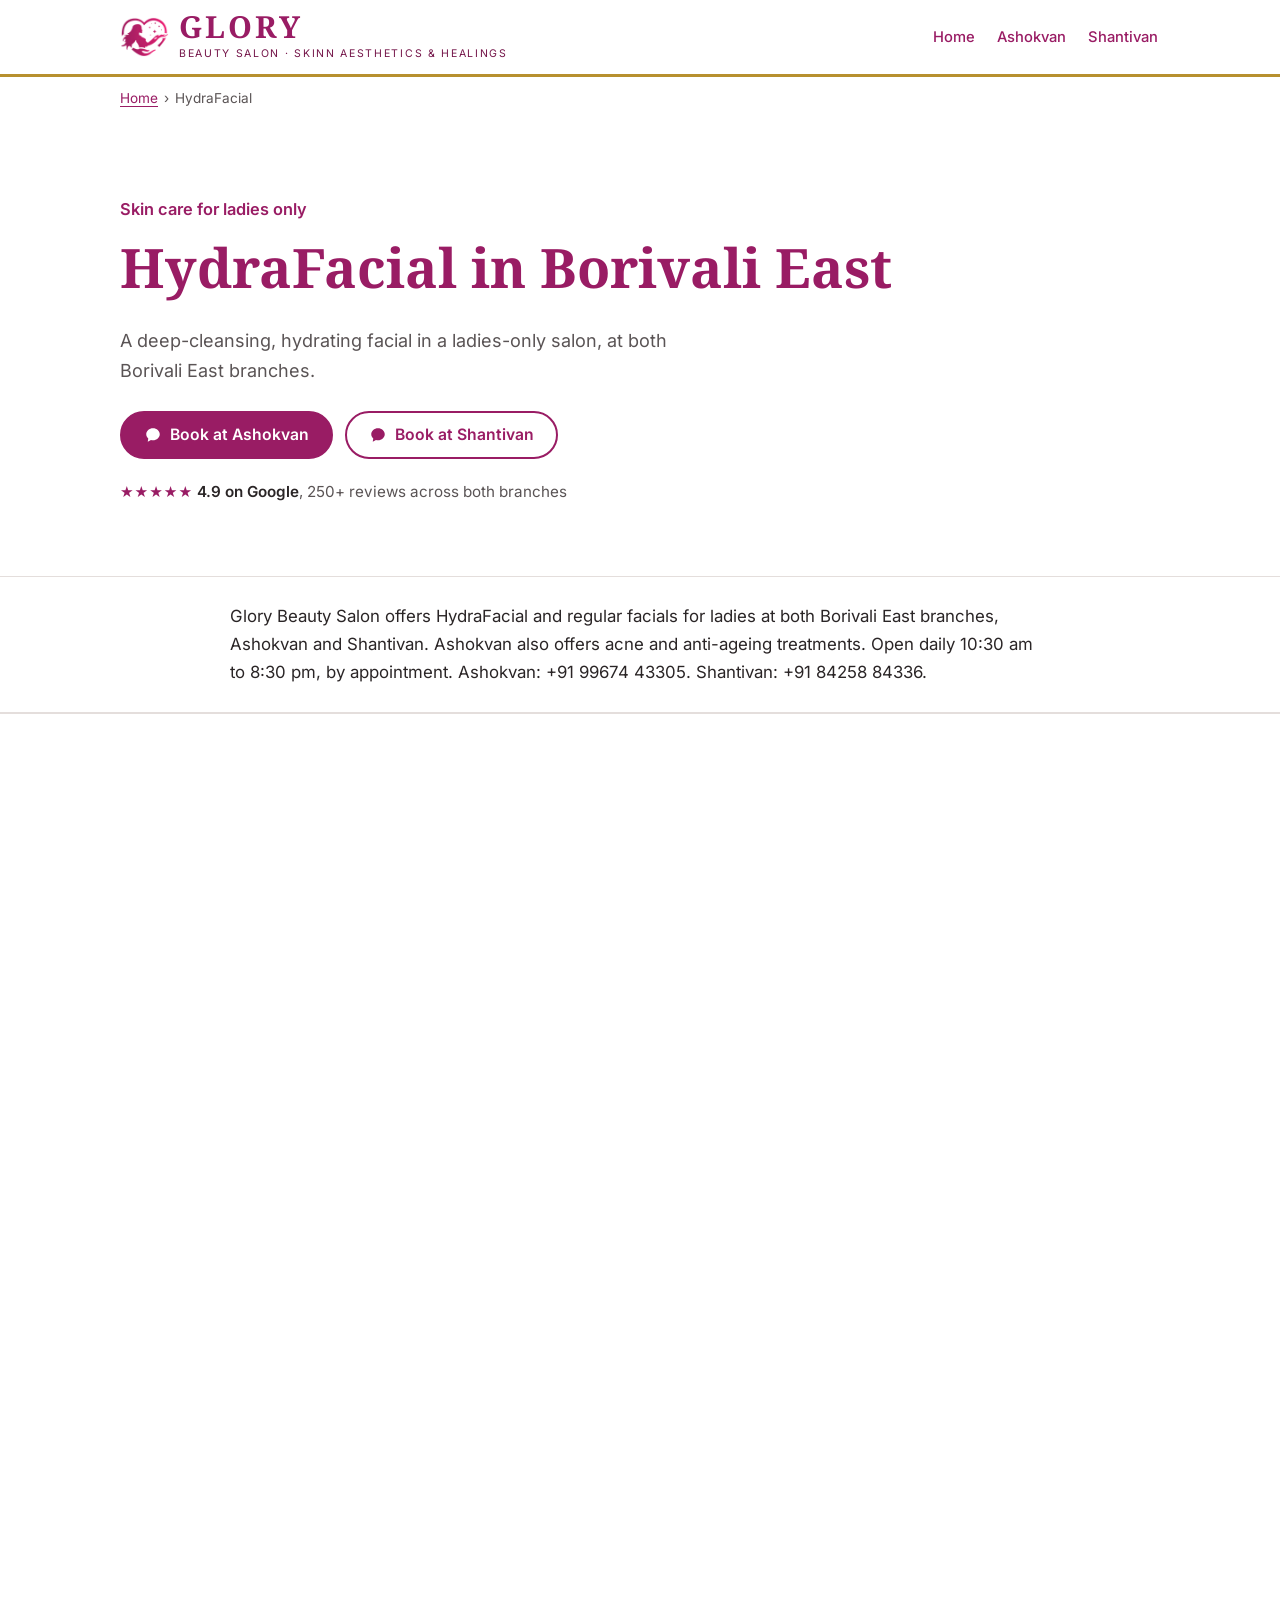
<file: hydrafacial-borivali-east.html>
<!doctype html>
<html lang="en-IN">
<head>
<meta charset="utf-8">
<meta name="viewport" content="width=device-width, initial-scale=1, viewport-fit=cover">
<title>HydraFacial in Borivali East | Glory Beauty Salon</title>
<meta name="description" content="HydraFacial and facials for ladies in Borivali East at Glory Ashokvan and Shantivan. Book on WhatsApp. Open daily 10:30 am–8:30 pm.">
<link rel="canonical" href="https://www.glorysalons.in/hydrafacial-borivali-east">
<meta name="theme-color" content="#FFFFFF">
<link rel="icon" href="/favicon.ico" sizes="48x48">
<link rel="icon" href="/icon-512.png" type="image/png" sizes="512x512">
<link rel="apple-touch-icon" href="/apple-touch-icon.png">
<link rel="manifest" href="/site.webmanifest">
<meta property="og:type" content="website">
<meta property="og:locale" content="en_IN">
<meta property="og:site_name" content="Glory Beauty Salon Skinn Aesthetics and Healings">
<meta property="og:title" content="HydraFacial in Borivali East | Glory Beauty Salon">
<meta property="og:description" content="HydraFacial and facials for ladies in Borivali East at Glory Ashokvan and Shantivan. Book on WhatsApp. Open daily 10:30 am–8:30 pm.">
<meta property="og:url" content="https://www.glorysalons.in/hydrafacial-borivali-east">
<meta property="og:image" content="https://www.glorysalons.in/images/og-hydrafacial.jpg">
<meta property="og:image:width" content="1200">
<meta property="og:image:height" content="630">
<meta property="og:image:alt" content="Glory Beauty Salon Ashokvan shopfront, Borivali East">
<meta name="twitter:card" content="summary_large_image">
<meta name="twitter:title" content="HydraFacial in Borivali East | Glory Beauty Salon">
<meta name="twitter:description" content="HydraFacial and facials for ladies in Borivali East at Glory Ashokvan and Shantivan. Book on WhatsApp. Open daily 10:30 am–8:30 pm.">
<meta name="twitter:image" content="https://www.glorysalons.in/images/og-hydrafacial.jpg">
<meta name="twitter:image:alt" content="Glory Beauty Salon Ashokvan shopfront, Borivali East">
<link rel="preload" href="/fonts/noto-serif-var.woff2" as="font" type="font/woff2" crossorigin>
<link rel="preload" href="/fonts/inter-var.woff2" as="font" type="font/woff2" crossorigin>
<link rel="stylesheet" href="/styles.css">
<script type="application/ld+json">
{
 "@context": "https://schema.org",
 "@graph": [
  {
   "@type": "Service",
   "@id": "https://www.glorysalons.in/hydrafacial-borivali-east#service",
   "name": "HydraFacial in Borivali East",
   "serviceType": "HydraFacial",
   "url": "https://www.glorysalons.in/hydrafacial-borivali-east",
   "description": "HydraFacial and facials for ladies in Borivali East at Glory Ashokvan and Shantivan. Book on WhatsApp. Open daily 10:30 am–8:30 pm.",
   "provider": [
    {
     "@type": "BeautySalon",
     "name": "Glory Beauty Salon Skinn Aesthetics - Ashokvan",
     "url": "https://www.glorysalons.in/ashokvan",
     "telephone": "+91 99674 43305",
     "address": {
      "@type": "PostalAddress",
      "streetAddress": "Shop No. 002, Shiv Darshan CHS, Shiv Vallabh Road, Opposite Patel Samaj Hall, Ashokvan",
      "addressLocality": "Borivali East, Mumbai",
      "addressRegion": "Maharashtra",
      "postalCode": "400066",
      "addressCountry": "IN"
     },
     "geo": {
      "@type": "GeoCoordinates",
      "latitude": 19.2409799,
      "longitude": 72.8709611
     },
     "hasMap": "https://maps.google.com/?cid=1654756306778880641"
    },
    {
     "@type": "BeautySalon",
     "name": "Glory Beauty Salon Skinn Aesthetics - Shantivan",
     "url": "https://www.glorysalons.in/shantivan",
     "telephone": "+91 84258 84336",
     "address": {
      "@type": "PostalAddress",
      "streetAddress": "Shop No. 3, Building No. 2, Sai Ashish CHS, Shantivan Road, Opposite Ram Krishna Medical, Near Pangat Hotel, Nensey Colony",
      "addressLocality": "Borivali East, Mumbai",
      "addressRegion": "Maharashtra",
      "postalCode": "400066",
      "addressCountry": "IN"
     },
     "geo": {
      "@type": "GeoCoordinates",
      "latitude": 19.2410506,
      "longitude": 72.8648258
     },
     "hasMap": "https://maps.google.com/?cid=12133425970951849533"
    }
   ],
   "areaServed": {
    "@type": "Place",
    "name": "Borivali East, Mumbai"
   },
   "audience": {
    "@type": "PeopleAudience",
    "suggestedGender": "female"
   }
  },
  {
   "@type": "WebPage",
   "@id": "https://www.glorysalons.in/hydrafacial-borivali-east#webpage",
   "url": "https://www.glorysalons.in/hydrafacial-borivali-east",
   "name": "HydraFacial in Borivali East | Glory Beauty Salon",
   "description": "HydraFacial and facials for ladies in Borivali East at Glory Ashokvan and Shantivan. Book on WhatsApp. Open daily 10:30 am–8:30 pm.",
   "inLanguage": "en-IN",
   "isPartOf": {
    "@type": "WebSite",
    "name": "Glory Beauty Salon Skinn Aesthetics and Healings",
    "url": "https://www.glorysalons.in/"
   },
   "about": {
    "@id": "https://www.glorysalons.in/hydrafacial-borivali-east#service"
   },
   "breadcrumb": {
    "@id": "https://www.glorysalons.in/hydrafacial-borivali-east#breadcrumb"
   },
   "datePublished": "2026-11-13",
   "dateModified": "2026-11-13",
   "primaryImageOfPage": {
    "@type": "ImageObject",
    "url": "https://www.glorysalons.in/images/og-hydrafacial.jpg",
    "width": 1200,
    "height": 630
   }
  },
  {
   "@type": "BreadcrumbList",
   "@id": "https://www.glorysalons.in/hydrafacial-borivali-east#breadcrumb",
   "itemListElement": [
    {
     "@type": "ListItem",
     "position": 1,
     "name": "Home",
     "item": "https://www.glorysalons.in/"
    },
    {
     "@type": "ListItem",
     "position": 2,
     "name": "HydraFacial in Borivali East",
     "item": "https://www.glorysalons.in/hydrafacial-borivali-east"
    }
   ]
  },
  {
   "@type": "FAQPage",
   "@id": "https://www.glorysalons.in/hydrafacial-borivali-east#faq",
   "mainEntity": [
    {
     "@type": "Question",
     "name": "Is there downtime after a HydraFacial?",
     "acceptedAnswer": {
      "@type": "Answer",
      "text": "HydraFacial is generally a no-downtime treatment, but skin reacts differently from person to person. Tell us about sensitive skin or recent treatments when you book."
     }
    },
    {
     "@type": "Question",
     "name": "What is the difference between a facial and a HydraFacial?",
     "acceptedAnswer": {
      "@type": "Answer",
      "text": "A facial is a hands-on cleanse and massage. A HydraFacial uses a device to cleanse, extract and infuse a serum. We can suggest which suits your skin."
     }
    },
    {
     "@type": "Question",
     "name": "Which branch offers HydraFacial?",
     "acceptedAnswer": {
      "@type": "Answer",
      "text": "Both Glory Ashokvan and Glory Shantivan. Acne and anti-ageing treatments are offered at Ashokvan."
     }
    },
    {
     "@type": "Question",
     "name": "Do I need to book an appointment for hydrafacial?",
     "acceptedAnswer": {
      "@type": "Answer",
      "text": "Yes. We work by appointment only. Message us on WhatsApp or call: Ashokvan +91 99674 43305, Shantivan +91 84258 84336."
     }
    },
    {
     "@type": "Question",
     "name": "What are your timings?",
     "acceptedAnswer": {
      "@type": "Answer",
      "text": "Both branches are open every day, including Sundays, from 10:30 am to 8:30 pm."
     }
    },
    {
     "@type": "Question",
     "name": "What payment methods do you accept?",
     "acceptedAnswer": {
      "@type": "Answer",
      "text": "Cash, UPI, debit cards, Visa, Mastercard and NFC tap-to-pay."
     }
    }
   ]
  }
 ]
}
</script>
</head>
<body class="has-bar">
<svg width="0" height="0" style="position:absolute" aria-hidden="true" focusable="false"><symbol id="i-phone" viewBox="0 0 24 24"><path d="M6.6 10.8a15.1 15.1 0 0 0 6.6 6.6l2.2-2.2a1 1 0 0 1 1-.25c1.12.37 2.33.57 3.6.57a1 1 0 0 1 1 1V20a1 1 0 0 1-1 1A17 17 0 0 1 3 4a1 1 0 0 1 1-1h3.5a1 1 0 0 1 1 1c0 1.25.2 2.45.57 3.57a1 1 0 0 1-.25 1z"/></symbol><symbol id="i-chat" viewBox="0 0 24 24"><path d="M12 3C7 3 3 6.6 3 11c0 2.2 1 4.2 2.7 5.6L5 21l4.3-2.2c.9.2 1.8.3 2.7.3 5 0 9-3.6 9-8s-4-8-9-8z"/></symbol></svg>
<a class="skip" href="#main">Skip to content</a>

<header class="site-header">
  <div class="wrap">
    <a class="brand" href="/">
      <img class="brand-mark" src="/images/logo-110.png" alt="" width="49" height="40">
      <span class="brand-text"><b>Glory</b><small>Beauty Salon · Skinn Aesthetics &amp; Healings</small></span>
    </a>
    <nav class="nav" aria-label="Main">
      <ul>
        <li><a href="/">Home</a></li>
        <li><a href="/ashokvan">Ashokvan</a></li>
        <li><a href="/shantivan">Shantivan</a></li>
      </ul>
    </nav>
  </div>
</header>

<main id="main">
  <nav class="crumbs" aria-label="Breadcrumb"><div class="wrap"><ol><li><a href="/">Home</a></li><li aria-current="page">HydraFacial</li></ol></div></nav>

  <section class="hero" aria-labelledby="hero-title">
    <div class="wrap">
      <p class="eyebrow">Skin care for ladies only</p>
      <h1 id="hero-title">HydraFacial in Borivali East</h1>
      <p class="lede">A deep-cleansing, hydrating facial in a ladies-only salon, at both Borivali East branches.</p>
      <div class="btns">
          <a class="btn btn-fill" href="https://wa.me/919967443305?text=Hi%20Glory%20Ashokvan%2C%20I'd%20like%20to%20book%20hydrafacial." rel="noopener" aria-label="Book on WhatsApp, Ashokvan branch"><svg aria-hidden="true"><use href="#i-chat"/></svg>Book at Ashokvan</a>
          <a class="btn btn-line" href="https://wa.me/918425884336?text=Hi%20Glory%20Shantivan%2C%20I'd%20like%20to%20book%20hydrafacial." rel="noopener" aria-label="Book on WhatsApp, Shantivan branch"><svg aria-hidden="true"><use href="#i-chat"/></svg>Book at Shantivan</a>
      </div>
      <p class="rating"><span class="stars" aria-hidden="true">★★★★★</span> <strong>4.9 on Google</strong>, 250+ reviews across both branches</p>
    </div>
  </section>

  <section class="answer" aria-label="Quick answer"><div class="wrap"><p>Glory Beauty Salon offers HydraFacial and regular facials for ladies at both Borivali East branches, Ashokvan and Shantivan. Ashokvan also offers acne and anti-ageing treatments. Open daily 10:30 am to 8:30 pm, by appointment. Ashokvan: +91 99674 43305. Shantivan: +91 84258 84336.</p></div></section>

  <section class="section tint" aria-labelledby="s0">
    <div class="wrap prose">
      <h2 id="s0">What a HydraFacial is</h2>
      <p>A HydraFacial is a multi-step facial that cleanses, exfoliates, extracts and hydrates the skin with a serum in one sitting. Many people book it before an event for a fresher look.</p>
    </div>
  </section>

  <section class="section" aria-labelledby="s1">
    <div class="wrap prose">
      <h2 id="s1">HydraFacial or a regular facial?</h2>
      <p>A regular facial is a hands-on cleanse and massage chosen for your skin type. A HydraFacial uses a device for the cleansing and serum steps. Tell us your skin concerns and we will suggest which suits you.</p>
      <p>At Ashokvan we also offer acne and anti-ageing treatments if you want a plan beyond a single facial.</p>
    </div>
  </section>

  <section class="section" aria-labelledby="how">
    <div class="wrap prose">
      <h2 id="how">How to book hydrafacial</h2>
      <ol class="steps"><li>Message a branch on WhatsApp and tell us your skin concerns.</li><li>We suggest a facial or HydraFacial that suits your skin.</li><li>Book your slot. We work by appointment only.</li></ol>
    </div>
  </section>

  <section class="section tint" aria-labelledby="where">
    <div class="wrap">
      <div class="section-head"><h2 id="where">Available at both branches</h2></div>
      <div class="branches">
        <article class="branch">
          <span class="tag">Best for skin, laser and bridal</span>
          <h3><a href="/ashokvan">Ashokvan</a></h3>
          <address>Shop No. 002, Shiv Darshan CHS, Shiv Vallabh Road, Opposite Patel Samaj Hall, Ashokvan, Borivali East, Mumbai 400066</address>
          <p class="meta">Phone: <a href="tel:+919967443305">+91 99674 43305</a><br>Open daily 10:30 am – 8:30 pm</p>
          <div class="btns">
            <a class="btn btn-fill" href="https://wa.me/919967443305?text=Hi%20Glory%20Ashokvan%2C%20I'd%20like%20to%20book%20hydrafacial." rel="noopener" aria-label="Book on WhatsApp, Ashokvan branch"><svg aria-hidden="true"><use href="#i-chat"/></svg>Book on WhatsApp</a>
            <a class="btn btn-line" href="tel:+919967443305" aria-label="Call +91 99674 43305, Ashokvan branch"><svg aria-hidden="true"><use href="#i-phone"/></svg>Call</a>
          </div>
          <a class="more" href="/ashokvan">Ashokvan branch page</a>
        </article>
        <article class="branch">
          <span class="tag">Best for hair, nails and lashes</span>
          <h3><a href="/shantivan">Shantivan</a></h3>
          <address>Shop No. 3, Building No. 2, Sai Ashish CHS, Shantivan Road, Opposite Ram Krishna Medical, Near Pangat Hotel, Nensey Colony, Borivali East, Mumbai 400066</address>
          <p class="meta">Phone: <a href="tel:+918425884336">+91 84258 84336</a><br>Open daily 10:30 am – 8:30 pm</p>
          <div class="btns">
            <a class="btn btn-fill" href="https://wa.me/918425884336?text=Hi%20Glory%20Shantivan%2C%20I'd%20like%20to%20book%20hydrafacial." rel="noopener" aria-label="Book on WhatsApp, Shantivan branch"><svg aria-hidden="true"><use href="#i-chat"/></svg>Book on WhatsApp</a>
            <a class="btn btn-line" href="tel:+918425884336" aria-label="Call +91 84258 84336, Shantivan branch"><svg aria-hidden="true"><use href="#i-phone"/></svg>Call</a>
          </div>
          <a class="more" href="/shantivan">Shantivan branch page</a>
        </article>
      </div>
    </div>
  </section>

  <section class="section" aria-labelledby="faq-title">
    <div class="wrap">
      <div class="section-head"><h2 id="faq-title">HydraFacial questions</h2></div>
      <div class="faq">
        <details>
          <summary>Is there downtime after a HydraFacial?</summary>
          <p>HydraFacial is generally a no-downtime treatment, but skin reacts differently from person to person. Tell us about sensitive skin or recent treatments when you book.</p>
        </details>
        <details>
          <summary>What is the difference between a facial and a HydraFacial?</summary>
          <p>A facial is a hands-on cleanse and massage. A HydraFacial uses a device to cleanse, extract and infuse a serum. We can suggest which suits your skin.</p>
        </details>
        <details>
          <summary>Which branch offers HydraFacial?</summary>
          <p>Both Glory Ashokvan and Glory Shantivan. Acne and anti-ageing treatments are offered at Ashokvan.</p>
        </details>
        <details>
          <summary>Do I need to book an appointment for hydrafacial?</summary>
          <p>Yes. We work by appointment only. Message us on WhatsApp or call: Ashokvan +91 99674 43305, Shantivan +91 84258 84336.</p>
        </details>
        <details>
          <summary>What are your timings?</summary>
          <p>Both branches are open every day, including Sundays, from 10:30 am to 8:30 pm.</p>
        </details>
        <details>
          <summary>What payment methods do you accept?</summary>
          <p>Cash, UPI, debit cards, Visa, Mastercard and NFC tap-to-pay.</p>
        </details>
      </div>
    </div>
  </section>

  <section class="section tint" aria-labelledby="more-title">
    <div class="wrap">
      <h2 id="more-title">More from Glory</h2>
      <ul class="svc-overview">
        <li><b><a href="/laser-hair-removal-borivali-east">Laser hair removal</a></b><span>Long-term hair reduction for face and body, in a salon run by women, at two Borivali East branches.</span></li>
        <li><b><a href="/bridal-makeup-borivali-east">Bridal makeup</a></b><span>Plan your wedding-day look with a trial first, at a women-led salon with two Borivali East branches.</span></li>
        <li><b><a href="/">All services and both branches</a></b><span>Skin, laser, bridal, hair, nails and lashes in Borivali East.</span></li>
      </ul>
    </div>
  </section>
</main>

<footer class="site-footer">
  <div class="wrap">
    <div class="foot-grid">
      <div>
        <img class="foot-logo" src="/images/logo-192.png" alt="Glory Beauty Salon logo" width="96" height="79" loading="lazy" decoding="async">
        <h2>Glory Beauty Salon Skinn Aesthetics and Healings</h2>
        <p>Expert beauty, skin and bridal care in Borivali East since 2019. Ladies only. <span lang="mr">फक्त स्त्रियांसाठी</span></p>
        <p>Open every day, 10:30 am – 8:30 pm</p>
        <p><a href="https://www.instagram.com/glory__beautysalon/" rel="noopener">Instagram @glory__beautysalon</a></p>
      </div>
      <div>
        <h3>Ashokvan</h3>
        <address>Shop No. 002, Shiv Darshan CHS, Shiv Vallabh Road, Opposite Patel Samaj Hall, Ashokvan, Borivali East, Mumbai 400066</address>
        <p><a href="tel:+919967443305">+91 99674 43305</a><br><a href="/ashokvan">Branch page</a></p>
      </div>
      <div>
        <h3>Shantivan</h3>
        <address>Shop No. 3, Building No. 2, Sai Ashish CHS, Shantivan Road, Opposite Ram Krishna Medical, Near Pangat Hotel, Nensey Colony, Borivali East, Mumbai 400066</address>
        <p><a href="tel:+918425884336">+91 84258 84336</a><br><a href="/shantivan">Branch page</a></p>
      </div>
    </div>
    <nav class="foot-links" aria-label="Services">
      <h3>Services in Borivali East</h3>
      <ul><li><a href="/laser-hair-removal-borivali-east">Laser hair removal</a></li><li><a href="/bridal-makeup-borivali-east">Bridal makeup</a></li><li><a href="/hydrafacial-borivali-east">HydraFacial</a></li><li><a href="/hair-botox-keratin-borivali-east">Hair Botox &amp; keratin</a></li><li><a href="/nail-extensions-borivali-east">Nail extensions</a></li></ul>
    </nav>
    <p class="legal">© 2026 Glory Beauty Salon Skinn Aesthetics and Healings, Borivali East, Mumbai. Last updated <time datetime="2026-11-13">13 November 2026</time>.</p>
  </div>
</footer>

<nav class="cta-bar" aria-label="Book or call">
  <a class="btn btn-line" href="tel:+919967443305" aria-label="Call +91 99674 43305, Ashokvan branch"><svg aria-hidden="true"><use href="#i-phone"/></svg>Ashokvan</a>
  <a class="btn btn-line" href="tel:+918425884336" aria-label="Call +91 84258 84336, Shantivan branch"><svg aria-hidden="true"><use href="#i-phone"/></svg>Shantivan</a>
</nav>
</body>
</html>
</file>
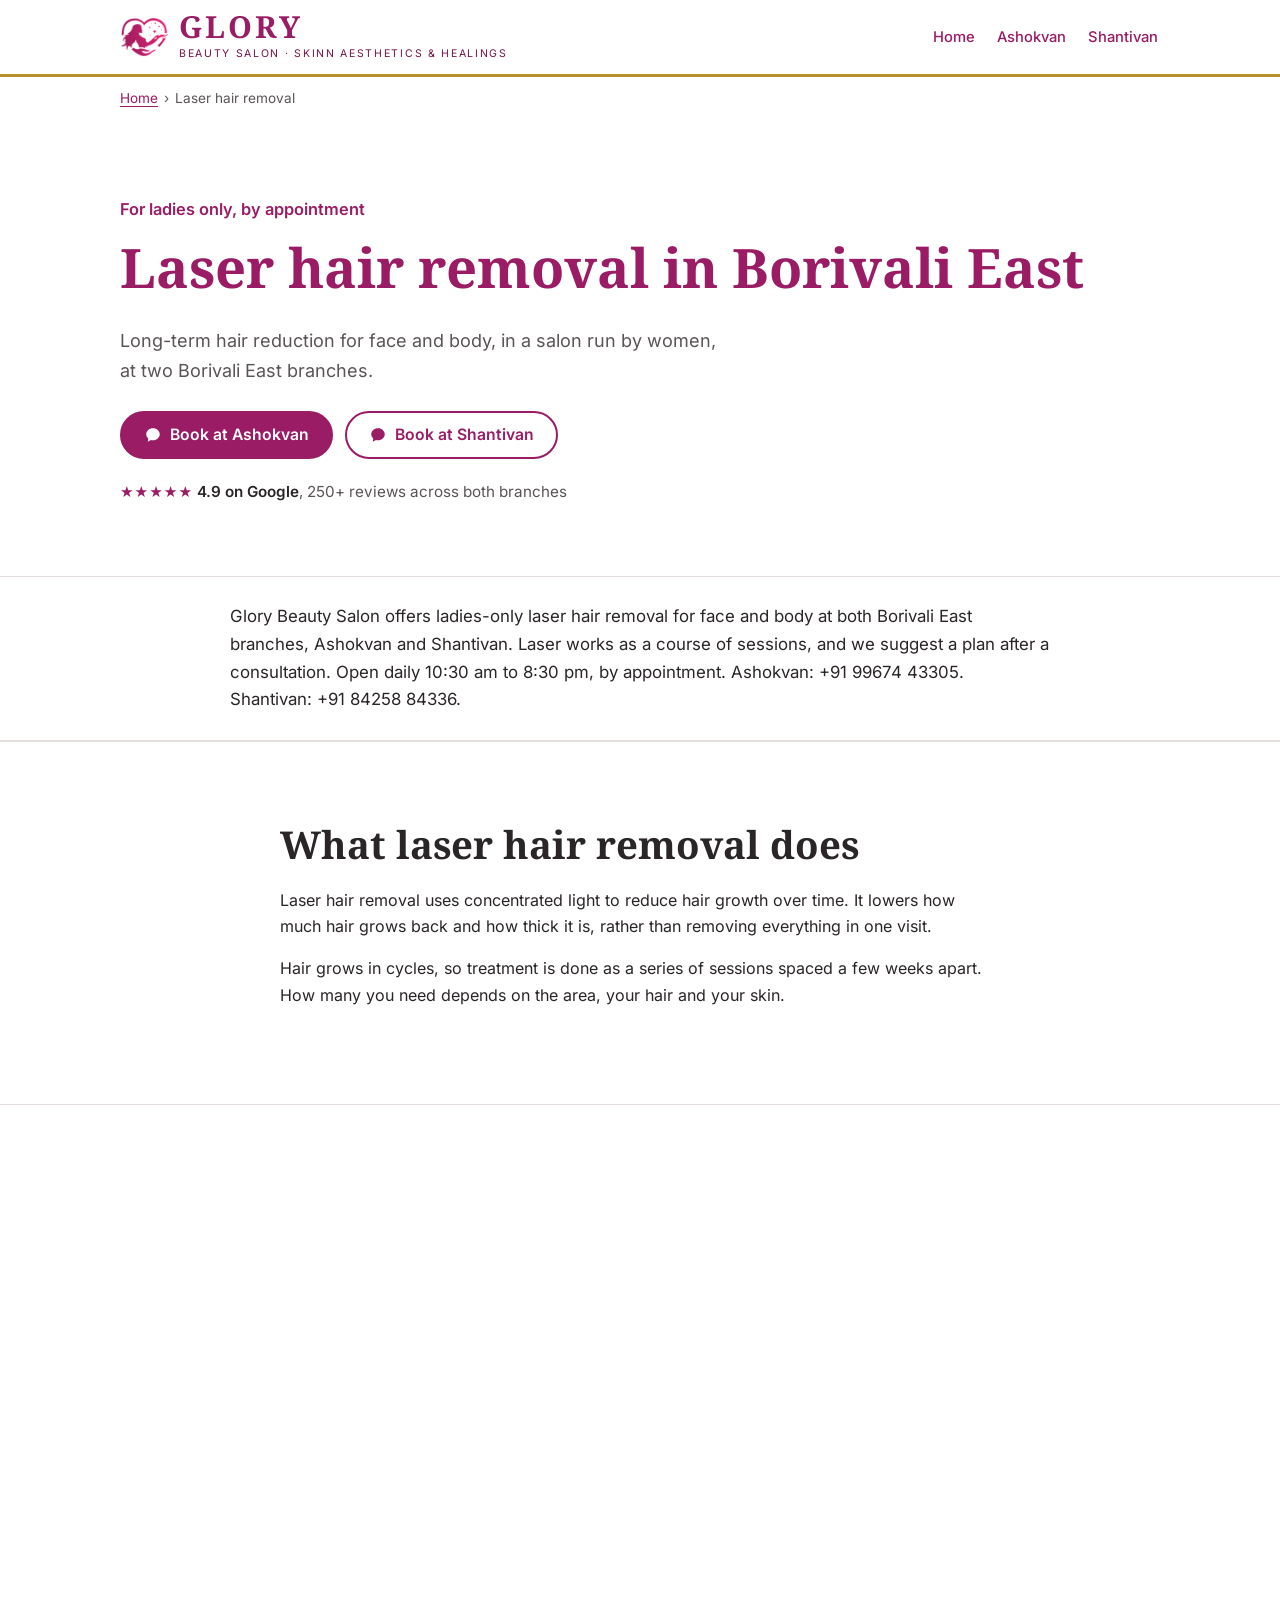
<file: laser-hair-removal-borivali-east.html>
<!doctype html>
<html lang="en-IN">
<head>
<meta charset="utf-8">
<meta name="viewport" content="width=device-width, initial-scale=1, viewport-fit=cover">
<title>Laser Hair Removal in Borivali East | Glory Beauty Salon</title>
<meta name="description" content="Ladies-only laser hair removal in Borivali East at Glory Ashokvan and Shantivan. Book by appointment on WhatsApp. Open daily 10:30 am–8:30 pm.">
<link rel="canonical" href="https://www.glorysalons.in/laser-hair-removal-borivali-east">
<meta name="theme-color" content="#FFFFFF">
<link rel="icon" href="/favicon.ico" sizes="48x48">
<link rel="icon" href="/icon-512.png" type="image/png" sizes="512x512">
<link rel="apple-touch-icon" href="/apple-touch-icon.png">
<link rel="manifest" href="/site.webmanifest">
<meta property="og:type" content="website">
<meta property="og:locale" content="en_IN">
<meta property="og:site_name" content="Glory Beauty Salon Skinn Aesthetics and Healings">
<meta property="og:title" content="Laser Hair Removal in Borivali East | Glory Beauty Salon">
<meta property="og:description" content="Ladies-only laser hair removal in Borivali East at Glory Ashokvan and Shantivan. Book by appointment on WhatsApp. Open daily 10:30 am–8:30 pm.">
<meta property="og:url" content="https://www.glorysalons.in/laser-hair-removal-borivali-east">
<meta property="og:image" content="https://www.glorysalons.in/images/og-laser.jpg">
<meta property="og:image:width" content="1200">
<meta property="og:image:height" content="630">
<meta property="og:image:alt" content="Glory Beauty Salon Ashokvan shopfront, Borivali East">
<meta name="twitter:card" content="summary_large_image">
<meta name="twitter:title" content="Laser Hair Removal in Borivali East | Glory Beauty Salon">
<meta name="twitter:description" content="Ladies-only laser hair removal in Borivali East at Glory Ashokvan and Shantivan. Book by appointment on WhatsApp. Open daily 10:30 am–8:30 pm.">
<meta name="twitter:image" content="https://www.glorysalons.in/images/og-laser.jpg">
<meta name="twitter:image:alt" content="Glory Beauty Salon Ashokvan shopfront, Borivali East">
<link rel="preload" href="/fonts/noto-serif-var.woff2" as="font" type="font/woff2" crossorigin>
<link rel="preload" href="/fonts/inter-var.woff2" as="font" type="font/woff2" crossorigin>
<link rel="stylesheet" href="/styles.css">
<script type="application/ld+json">
{
 "@context": "https://schema.org",
 "@graph": [
  {
   "@type": "Service",
   "@id": "https://www.glorysalons.in/laser-hair-removal-borivali-east#service",
   "name": "Laser hair removal in Borivali East",
   "serviceType": "Laser hair removal",
   "url": "https://www.glorysalons.in/laser-hair-removal-borivali-east",
   "description": "Ladies-only laser hair removal in Borivali East at Glory Ashokvan and Shantivan. Book by appointment on WhatsApp. Open daily 10:30 am–8:30 pm.",
   "provider": [
    {
     "@type": "BeautySalon",
     "name": "Glory Beauty Salon Skinn Aesthetics - Ashokvan",
     "url": "https://www.glorysalons.in/ashokvan",
     "telephone": "+91 99674 43305",
     "address": {
      "@type": "PostalAddress",
      "streetAddress": "Shop No. 002, Shiv Darshan CHS, Shiv Vallabh Road, Opposite Patel Samaj Hall, Ashokvan",
      "addressLocality": "Borivali East, Mumbai",
      "addressRegion": "Maharashtra",
      "postalCode": "400066",
      "addressCountry": "IN"
     },
     "geo": {
      "@type": "GeoCoordinates",
      "latitude": 19.2409799,
      "longitude": 72.8709611
     },
     "hasMap": "https://maps.google.com/?cid=1654756306778880641"
    },
    {
     "@type": "BeautySalon",
     "name": "Glory Beauty Salon Skinn Aesthetics - Shantivan",
     "url": "https://www.glorysalons.in/shantivan",
     "telephone": "+91 84258 84336",
     "address": {
      "@type": "PostalAddress",
      "streetAddress": "Shop No. 3, Building No. 2, Sai Ashish CHS, Shantivan Road, Opposite Ram Krishna Medical, Near Pangat Hotel, Nensey Colony",
      "addressLocality": "Borivali East, Mumbai",
      "addressRegion": "Maharashtra",
      "postalCode": "400066",
      "addressCountry": "IN"
     },
     "geo": {
      "@type": "GeoCoordinates",
      "latitude": 19.2410506,
      "longitude": 72.8648258
     },
     "hasMap": "https://maps.google.com/?cid=12133425970951849533"
    }
   ],
   "areaServed": {
    "@type": "Place",
    "name": "Borivali East, Mumbai"
   },
   "audience": {
    "@type": "PeopleAudience",
    "suggestedGender": "female"
   }
  },
  {
   "@type": "WebPage",
   "@id": "https://www.glorysalons.in/laser-hair-removal-borivali-east#webpage",
   "url": "https://www.glorysalons.in/laser-hair-removal-borivali-east",
   "name": "Laser Hair Removal in Borivali East | Glory Beauty Salon",
   "description": "Ladies-only laser hair removal in Borivali East at Glory Ashokvan and Shantivan. Book by appointment on WhatsApp. Open daily 10:30 am–8:30 pm.",
   "inLanguage": "en-IN",
   "isPartOf": {
    "@type": "WebSite",
    "name": "Glory Beauty Salon Skinn Aesthetics and Healings",
    "url": "https://www.glorysalons.in/"
   },
   "about": {
    "@id": "https://www.glorysalons.in/laser-hair-removal-borivali-east#service"
   },
   "breadcrumb": {
    "@id": "https://www.glorysalons.in/laser-hair-removal-borivali-east#breadcrumb"
   },
   "datePublished": "2026-11-13",
   "dateModified": "2026-11-13",
   "primaryImageOfPage": {
    "@type": "ImageObject",
    "url": "https://www.glorysalons.in/images/og-laser.jpg",
    "width": 1200,
    "height": 630
   }
  },
  {
   "@type": "BreadcrumbList",
   "@id": "https://www.glorysalons.in/laser-hair-removal-borivali-east#breadcrumb",
   "itemListElement": [
    {
     "@type": "ListItem",
     "position": 1,
     "name": "Home",
     "item": "https://www.glorysalons.in/"
    },
    {
     "@type": "ListItem",
     "position": 2,
     "name": "Laser hair removal in Borivali East",
     "item": "https://www.glorysalons.in/laser-hair-removal-borivali-east"
    }
   ]
  },
  {
   "@type": "FAQPage",
   "@id": "https://www.glorysalons.in/laser-hair-removal-borivali-east#faq",
   "mainEntity": [
    {
     "@type": "Question",
     "name": "Is laser hair removal permanent?",
     "acceptedAnswer": {
      "@type": "Answer",
      "text": "Laser gives long-term reduction in hair growth, not a guarantee that every hair is gone for good. Some people need occasional top-up sessions, and results vary with hair, skin and hormones."
     }
    },
    {
     "@type": "Question",
     "name": "How many laser sessions will I need?",
     "acceptedAnswer": {
      "@type": "Answer",
      "text": "Laser works over a course of sessions spaced a few weeks apart, because hair grows in cycles. The number depends on the area, your hair and your skin, so we suggest a plan after a consultation."
     }
    },
    {
     "@type": "Question",
     "name": "Can I wax or pluck between laser sessions?",
     "acceptedAnswer": {
      "@type": "Answer",
      "text": "Ask us before your first session. In general, waxing and plucking pull out the hair root that the laser targets, so they are usually avoided between sessions, while shaving is fine."
     }
    },
    {
     "@type": "Question",
     "name": "Is laser hair removal available at both branches?",
     "acceptedAnswer": {
      "@type": "Answer",
      "text": "Yes. Both Glory Ashokvan and Glory Shantivan offer laser hair removal."
     }
    },
    {
     "@type": "Question",
     "name": "Do I need to book an appointment for laser hair removal?",
     "acceptedAnswer": {
      "@type": "Answer",
      "text": "Yes. We work by appointment only. Message us on WhatsApp or call: Ashokvan +91 99674 43305, Shantivan +91 84258 84336."
     }
    },
    {
     "@type": "Question",
     "name": "What are your timings?",
     "acceptedAnswer": {
      "@type": "Answer",
      "text": "Both branches are open every day, including Sundays, from 10:30 am to 8:30 pm."
     }
    },
    {
     "@type": "Question",
     "name": "What payment methods do you accept?",
     "acceptedAnswer": {
      "@type": "Answer",
      "text": "Cash, UPI, debit cards, Visa, Mastercard and NFC tap-to-pay."
     }
    }
   ]
  }
 ]
}
</script>
</head>
<body class="has-bar">
<svg width="0" height="0" style="position:absolute" aria-hidden="true" focusable="false"><symbol id="i-phone" viewBox="0 0 24 24"><path d="M6.6 10.8a15.1 15.1 0 0 0 6.6 6.6l2.2-2.2a1 1 0 0 1 1-.25c1.12.37 2.33.57 3.6.57a1 1 0 0 1 1 1V20a1 1 0 0 1-1 1A17 17 0 0 1 3 4a1 1 0 0 1 1-1h3.5a1 1 0 0 1 1 1c0 1.25.2 2.45.57 3.57a1 1 0 0 1-.25 1z"/></symbol><symbol id="i-chat" viewBox="0 0 24 24"><path d="M12 3C7 3 3 6.6 3 11c0 2.2 1 4.2 2.7 5.6L5 21l4.3-2.2c.9.2 1.8.3 2.7.3 5 0 9-3.6 9-8s-4-8-9-8z"/></symbol></svg>
<a class="skip" href="#main">Skip to content</a>

<header class="site-header">
  <div class="wrap">
    <a class="brand" href="/">
      <img class="brand-mark" src="/images/logo-110.png" alt="" width="49" height="40">
      <span class="brand-text"><b>Glory</b><small>Beauty Salon · Skinn Aesthetics &amp; Healings</small></span>
    </a>
    <nav class="nav" aria-label="Main">
      <ul>
        <li><a href="/">Home</a></li>
        <li><a href="/ashokvan">Ashokvan</a></li>
        <li><a href="/shantivan">Shantivan</a></li>
      </ul>
    </nav>
  </div>
</header>

<main id="main">
  <nav class="crumbs" aria-label="Breadcrumb"><div class="wrap"><ol><li><a href="/">Home</a></li><li aria-current="page">Laser hair removal</li></ol></div></nav>

  <section class="hero" aria-labelledby="hero-title">
    <div class="wrap">
      <p class="eyebrow">For ladies only, by appointment</p>
      <h1 id="hero-title">Laser hair removal in Borivali East</h1>
      <p class="lede">Long-term hair reduction for face and body, in a salon run by women, at two Borivali East branches.</p>
      <div class="btns">
          <a class="btn btn-fill" href="https://wa.me/919967443305?text=Hi%20Glory%20Ashokvan%2C%20I'd%20like%20to%20book%20laser%20hair%20removal." rel="noopener" aria-label="Book on WhatsApp, Ashokvan branch"><svg aria-hidden="true"><use href="#i-chat"/></svg>Book at Ashokvan</a>
          <a class="btn btn-line" href="https://wa.me/918425884336?text=Hi%20Glory%20Shantivan%2C%20I'd%20like%20to%20book%20laser%20hair%20removal." rel="noopener" aria-label="Book on WhatsApp, Shantivan branch"><svg aria-hidden="true"><use href="#i-chat"/></svg>Book at Shantivan</a>
      </div>
      <p class="rating"><span class="stars" aria-hidden="true">★★★★★</span> <strong>4.9 on Google</strong>, 250+ reviews across both branches</p>
    </div>
  </section>

  <section class="answer" aria-label="Quick answer"><div class="wrap"><p>Glory Beauty Salon offers ladies-only laser hair removal for face and body at both Borivali East branches, Ashokvan and Shantivan. Laser works as a course of sessions, and we suggest a plan after a consultation. Open daily 10:30 am to 8:30 pm, by appointment. Ashokvan: +91 99674 43305. Shantivan: +91 84258 84336.</p></div></section>

  <section class="section tint" aria-labelledby="s0">
    <div class="wrap prose">
      <h2 id="s0">What laser hair removal does</h2>
      <p>Laser hair removal uses concentrated light to reduce hair growth over time. It lowers how much hair grows back and how thick it is, rather than removing everything in one visit.</p>
      <p>Hair grows in cycles, so treatment is done as a series of sessions spaced a few weeks apart. How many you need depends on the area, your hair and your skin.</p>
    </div>
  </section>

  <section class="section" aria-labelledby="s1">
    <div class="wrap prose">
      <h2 id="s1">Laser at Glory</h2>
      <ul class="ticks"><li>Face and body areas, treated in a ladies-only salon run by women.</li><li>Ashokvan: laser is one of the branch’s main services and is done on our laser machine at the salon.</li><li>Shantivan: laser hair removal is also available.</li><li>Waxing and threading are available at both branches for areas you are not treating with laser.</li></ul>
    </div>
  </section>

  <section class="section" aria-labelledby="how">
    <div class="wrap prose">
      <h2 id="how">How to book laser hair removal</h2>
      <ol class="steps"><li>Message the branch on WhatsApp and tell us which areas you want treated.</li><li>We suggest a plan after a consultation.</li><li>Your sessions are booked by appointment, spaced a few weeks apart.</li></ol>
    </div>
  </section>

  <section class="section tint" aria-labelledby="where">
    <div class="wrap">
      <div class="section-head"><h2 id="where">Available at both branches</h2></div>
      <div class="branches">
        <article class="branch">
          <span class="tag">Best for skin, laser and bridal</span>
          <h3><a href="/ashokvan">Ashokvan</a></h3>
          <address>Shop No. 002, Shiv Darshan CHS, Shiv Vallabh Road, Opposite Patel Samaj Hall, Ashokvan, Borivali East, Mumbai 400066</address>
          <p class="meta">Phone: <a href="tel:+919967443305">+91 99674 43305</a><br>Open daily 10:30 am – 8:30 pm</p>
          <div class="btns">
            <a class="btn btn-fill" href="https://wa.me/919967443305?text=Hi%20Glory%20Ashokvan%2C%20I'd%20like%20to%20book%20laser%20hair%20removal." rel="noopener" aria-label="Book on WhatsApp, Ashokvan branch"><svg aria-hidden="true"><use href="#i-chat"/></svg>Book on WhatsApp</a>
            <a class="btn btn-line" href="tel:+919967443305" aria-label="Call +91 99674 43305, Ashokvan branch"><svg aria-hidden="true"><use href="#i-phone"/></svg>Call</a>
          </div>
          <a class="more" href="/ashokvan">Ashokvan branch page</a>
        </article>
        <article class="branch">
          <span class="tag">Best for hair, nails and lashes</span>
          <h3><a href="/shantivan">Shantivan</a></h3>
          <address>Shop No. 3, Building No. 2, Sai Ashish CHS, Shantivan Road, Opposite Ram Krishna Medical, Near Pangat Hotel, Nensey Colony, Borivali East, Mumbai 400066</address>
          <p class="meta">Phone: <a href="tel:+918425884336">+91 84258 84336</a><br>Open daily 10:30 am – 8:30 pm</p>
          <div class="btns">
            <a class="btn btn-fill" href="https://wa.me/918425884336?text=Hi%20Glory%20Shantivan%2C%20I'd%20like%20to%20book%20laser%20hair%20removal." rel="noopener" aria-label="Book on WhatsApp, Shantivan branch"><svg aria-hidden="true"><use href="#i-chat"/></svg>Book on WhatsApp</a>
            <a class="btn btn-line" href="tel:+918425884336" aria-label="Call +91 84258 84336, Shantivan branch"><svg aria-hidden="true"><use href="#i-phone"/></svg>Call</a>
          </div>
          <a class="more" href="/shantivan">Shantivan branch page</a>
        </article>
      </div>
    </div>
  </section>

  <section class="section" aria-labelledby="faq-title">
    <div class="wrap">
      <div class="section-head"><h2 id="faq-title">Laser hair removal questions</h2></div>
      <div class="faq">
        <details>
          <summary>Is laser hair removal permanent?</summary>
          <p>Laser gives long-term reduction in hair growth, not a guarantee that every hair is gone for good. Some people need occasional top-up sessions, and results vary with hair, skin and hormones.</p>
        </details>
        <details>
          <summary>How many laser sessions will I need?</summary>
          <p>Laser works over a course of sessions spaced a few weeks apart, because hair grows in cycles. The number depends on the area, your hair and your skin, so we suggest a plan after a consultation.</p>
        </details>
        <details>
          <summary>Can I wax or pluck between laser sessions?</summary>
          <p>Ask us before your first session. In general, waxing and plucking pull out the hair root that the laser targets, so they are usually avoided between sessions, while shaving is fine.</p>
        </details>
        <details>
          <summary>Is laser hair removal available at both branches?</summary>
          <p>Yes. Both Glory Ashokvan and Glory Shantivan offer laser hair removal.</p>
        </details>
        <details>
          <summary>Do I need to book an appointment for laser hair removal?</summary>
          <p>Yes. We work by appointment only. Message us on WhatsApp or call: Ashokvan +91 99674 43305, Shantivan +91 84258 84336.</p>
        </details>
        <details>
          <summary>What are your timings?</summary>
          <p>Both branches are open every day, including Sundays, from 10:30 am to 8:30 pm.</p>
        </details>
        <details>
          <summary>What payment methods do you accept?</summary>
          <p>Cash, UPI, debit cards, Visa, Mastercard and NFC tap-to-pay.</p>
        </details>
      </div>
    </div>
  </section>

  <section class="section tint" aria-labelledby="more-title">
    <div class="wrap">
      <h2 id="more-title">More from Glory</h2>
      <ul class="svc-overview">
        <li><b><a href="/bridal-makeup-borivali-east">Bridal makeup</a></b><span>Plan your wedding-day look with a trial first, at a women-led salon with two Borivali East branches.</span></li>
        <li><b><a href="/hydrafacial-borivali-east">HydraFacial</a></b><span>A deep-cleansing, hydrating facial in a ladies-only salon, at both Borivali East branches.</span></li>
        <li><b><a href="/">All services and both branches</a></b><span>Skin, laser, bridal, hair, nails and lashes in Borivali East.</span></li>
      </ul>
    </div>
  </section>
</main>

<footer class="site-footer">
  <div class="wrap">
    <div class="foot-grid">
      <div>
        <img class="foot-logo" src="/images/logo-192.png" alt="Glory Beauty Salon logo" width="96" height="79" loading="lazy" decoding="async">
        <h2>Glory Beauty Salon Skinn Aesthetics and Healings</h2>
        <p>Expert beauty, skin and bridal care in Borivali East since 2019. Ladies only. <span lang="mr">फक्त स्त्रियांसाठी</span></p>
        <p>Open every day, 10:30 am – 8:30 pm</p>
        <p><a href="https://www.instagram.com/glory__beautysalon/" rel="noopener">Instagram @glory__beautysalon</a></p>
      </div>
      <div>
        <h3>Ashokvan</h3>
        <address>Shop No. 002, Shiv Darshan CHS, Shiv Vallabh Road, Opposite Patel Samaj Hall, Ashokvan, Borivali East, Mumbai 400066</address>
        <p><a href="tel:+919967443305">+91 99674 43305</a><br><a href="/ashokvan">Branch page</a></p>
      </div>
      <div>
        <h3>Shantivan</h3>
        <address>Shop No. 3, Building No. 2, Sai Ashish CHS, Shantivan Road, Opposite Ram Krishna Medical, Near Pangat Hotel, Nensey Colony, Borivali East, Mumbai 400066</address>
        <p><a href="tel:+918425884336">+91 84258 84336</a><br><a href="/shantivan">Branch page</a></p>
      </div>
    </div>
    <nav class="foot-links" aria-label="Services">
      <h3>Services in Borivali East</h3>
      <ul><li><a href="/laser-hair-removal-borivali-east">Laser hair removal</a></li><li><a href="/bridal-makeup-borivali-east">Bridal makeup</a></li><li><a href="/hydrafacial-borivali-east">HydraFacial</a></li><li><a href="/hair-botox-keratin-borivali-east">Hair Botox &amp; keratin</a></li><li><a href="/nail-extensions-borivali-east">Nail extensions</a></li></ul>
    </nav>
    <p class="legal">© 2026 Glory Beauty Salon Skinn Aesthetics and Healings, Borivali East, Mumbai. Last updated <time datetime="2026-11-13">13 November 2026</time>.</p>
  </div>
</footer>

<nav class="cta-bar" aria-label="Book or call">
  <a class="btn btn-line" href="tel:+919967443305" aria-label="Call +91 99674 43305, Ashokvan branch"><svg aria-hidden="true"><use href="#i-phone"/></svg>Ashokvan</a>
  <a class="btn btn-line" href="tel:+918425884336" aria-label="Call +91 84258 84336, Shantivan branch"><svg aria-hidden="true"><use href="#i-phone"/></svg>Shantivan</a>
</nav>
</body>
</html>
</file>
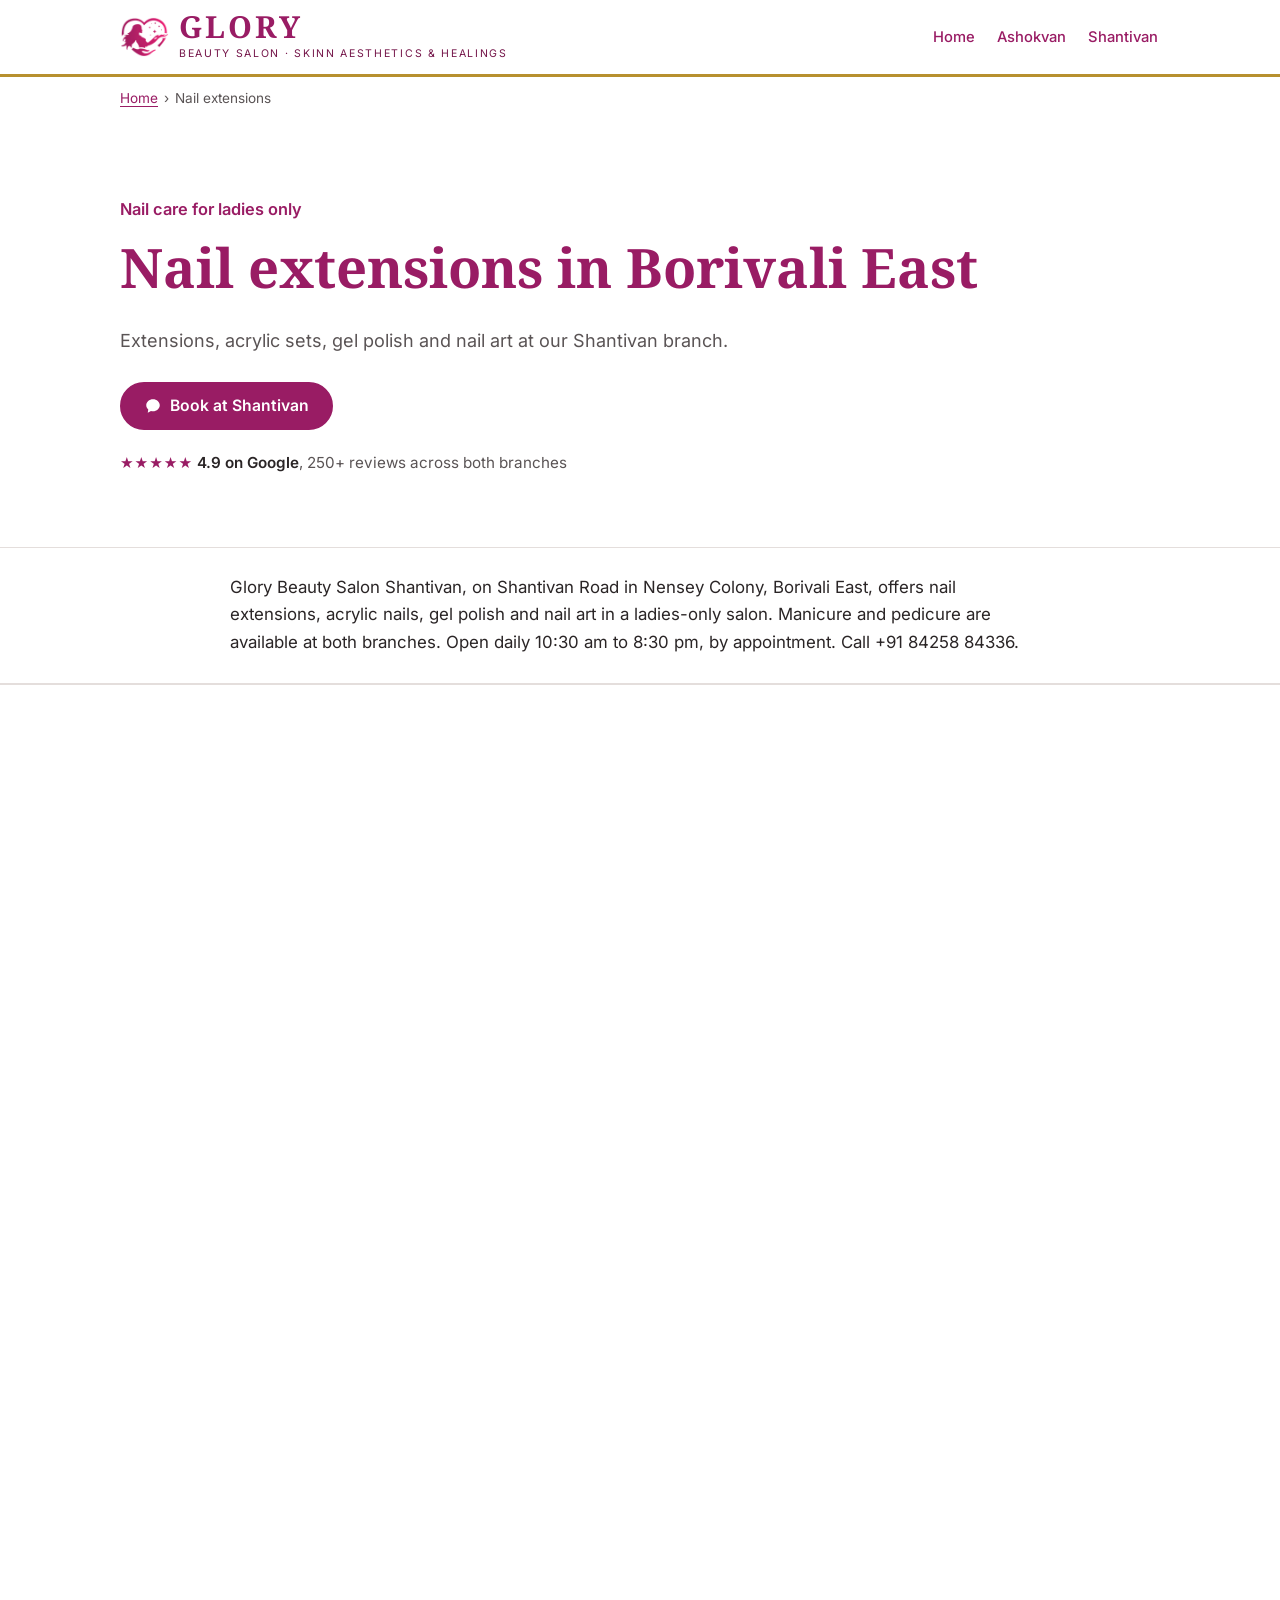
<file: nail-extensions-borivali-east.html>
<!doctype html>
<html lang="en-IN">
<head>
<meta charset="utf-8">
<meta name="viewport" content="width=device-width, initial-scale=1, viewport-fit=cover">
<title>Nail Extensions in Borivali East | Glory Beauty Salon</title>
<meta name="description" content="Nail extensions, acrylic nails, gel polish and nail art for ladies at Glory Shantivan, Borivali East. Book on WhatsApp. Open daily 10:30 am–8:30 pm.">
<link rel="canonical" href="https://www.glorysalons.in/nail-extensions-borivali-east">
<meta name="theme-color" content="#FFFFFF">
<link rel="icon" href="/favicon.ico" sizes="48x48">
<link rel="icon" href="/icon-512.png" type="image/png" sizes="512x512">
<link rel="apple-touch-icon" href="/apple-touch-icon.png">
<link rel="manifest" href="/site.webmanifest">
<meta property="og:type" content="website">
<meta property="og:locale" content="en_IN">
<meta property="og:site_name" content="Glory Beauty Salon Skinn Aesthetics and Healings">
<meta property="og:title" content="Nail Extensions in Borivali East | Glory Beauty Salon">
<meta property="og:description" content="Nail extensions, acrylic nails, gel polish and nail art for ladies at Glory Shantivan, Borivali East. Book on WhatsApp. Open daily 10:30 am–8:30 pm.">
<meta property="og:url" content="https://www.glorysalons.in/nail-extensions-borivali-east">
<meta property="og:image" content="https://www.glorysalons.in/images/og-nails.jpg">
<meta property="og:image:width" content="1200">
<meta property="og:image:height" content="630">
<meta property="og:image:alt" content="Glory Beauty Salon Shantivan shopfront, Borivali East">
<meta name="twitter:card" content="summary_large_image">
<meta name="twitter:title" content="Nail Extensions in Borivali East | Glory Beauty Salon">
<meta name="twitter:description" content="Nail extensions, acrylic nails, gel polish and nail art for ladies at Glory Shantivan, Borivali East. Book on WhatsApp. Open daily 10:30 am–8:30 pm.">
<meta name="twitter:image" content="https://www.glorysalons.in/images/og-nails.jpg">
<meta name="twitter:image:alt" content="Glory Beauty Salon Shantivan shopfront, Borivali East">
<link rel="preload" href="/fonts/noto-serif-var.woff2" as="font" type="font/woff2" crossorigin>
<link rel="preload" href="/fonts/inter-var.woff2" as="font" type="font/woff2" crossorigin>
<link rel="stylesheet" href="/styles.css">
<script type="application/ld+json">
{
 "@context": "https://schema.org",
 "@graph": [
  {
   "@type": "Service",
   "@id": "https://www.glorysalons.in/nail-extensions-borivali-east#service",
   "name": "Nail extensions in Borivali East",
   "serviceType": "Nail extensions",
   "url": "https://www.glorysalons.in/nail-extensions-borivali-east",
   "description": "Nail extensions, acrylic nails, gel polish and nail art for ladies at Glory Shantivan, Borivali East. Book on WhatsApp. Open daily 10:30 am–8:30 pm.",
   "provider": [
    {
     "@type": "BeautySalon",
     "name": "Glory Beauty Salon Skinn Aesthetics - Shantivan",
     "url": "https://www.glorysalons.in/shantivan",
     "telephone": "+91 84258 84336",
     "address": {
      "@type": "PostalAddress",
      "streetAddress": "Shop No. 3, Building No. 2, Sai Ashish CHS, Shantivan Road, Opposite Ram Krishna Medical, Near Pangat Hotel, Nensey Colony",
      "addressLocality": "Borivali East, Mumbai",
      "addressRegion": "Maharashtra",
      "postalCode": "400066",
      "addressCountry": "IN"
     },
     "geo": {
      "@type": "GeoCoordinates",
      "latitude": 19.2410506,
      "longitude": 72.8648258
     },
     "hasMap": "https://maps.google.com/?cid=12133425970951849533"
    }
   ],
   "areaServed": {
    "@type": "Place",
    "name": "Borivali East, Mumbai"
   },
   "audience": {
    "@type": "PeopleAudience",
    "suggestedGender": "female"
   }
  },
  {
   "@type": "WebPage",
   "@id": "https://www.glorysalons.in/nail-extensions-borivali-east#webpage",
   "url": "https://www.glorysalons.in/nail-extensions-borivali-east",
   "name": "Nail Extensions in Borivali East | Glory Beauty Salon",
   "description": "Nail extensions, acrylic nails, gel polish and nail art for ladies at Glory Shantivan, Borivali East. Book on WhatsApp. Open daily 10:30 am–8:30 pm.",
   "inLanguage": "en-IN",
   "isPartOf": {
    "@type": "WebSite",
    "name": "Glory Beauty Salon Skinn Aesthetics and Healings",
    "url": "https://www.glorysalons.in/"
   },
   "about": {
    "@id": "https://www.glorysalons.in/nail-extensions-borivali-east#service"
   },
   "breadcrumb": {
    "@id": "https://www.glorysalons.in/nail-extensions-borivali-east#breadcrumb"
   },
   "datePublished": "2026-11-13",
   "dateModified": "2026-11-13",
   "primaryImageOfPage": {
    "@type": "ImageObject",
    "url": "https://www.glorysalons.in/images/og-nails.jpg",
    "width": 1200,
    "height": 630
   }
  },
  {
   "@type": "BreadcrumbList",
   "@id": "https://www.glorysalons.in/nail-extensions-borivali-east#breadcrumb",
   "itemListElement": [
    {
     "@type": "ListItem",
     "position": 1,
     "name": "Home",
     "item": "https://www.glorysalons.in/"
    },
    {
     "@type": "ListItem",
     "position": 2,
     "name": "Nail extensions in Borivali East",
     "item": "https://www.glorysalons.in/nail-extensions-borivali-east"
    }
   ]
  },
  {
   "@type": "FAQPage",
   "@id": "https://www.glorysalons.in/nail-extensions-borivali-east#faq",
   "mainEntity": [
    {
     "@type": "Question",
     "name": "How long do nail extensions last?",
     "acceptedAnswer": {
      "@type": "Answer",
      "text": "Usually a few weeks, depending on how fast your nails grow and how you use your hands. Come back for a refill as the gap at the base grows out."
     }
    },
    {
     "@type": "Question",
     "name": "Which branch offers nail extensions?",
     "acceptedAnswer": {
      "@type": "Answer",
      "text": "Nail extensions and acrylic nails are offered at Glory Shantivan. Manicure, pedicure and nail art are available at both branches."
     }
    },
    {
     "@type": "Question",
     "name": "Do I need to book an appointment for nail extensions?",
     "acceptedAnswer": {
      "@type": "Answer",
      "text": "Yes. We work by appointment only. Message us on WhatsApp or call: Shantivan +91 84258 84336."
     }
    },
    {
     "@type": "Question",
     "name": "What are your timings?",
     "acceptedAnswer": {
      "@type": "Answer",
      "text": "Both branches are open every day, including Sundays, from 10:30 am to 8:30 pm."
     }
    },
    {
     "@type": "Question",
     "name": "What payment methods do you accept?",
     "acceptedAnswer": {
      "@type": "Answer",
      "text": "Cash, UPI, debit cards, Visa, Mastercard and NFC tap-to-pay."
     }
    }
   ]
  }
 ]
}
</script>
</head>
<body class="has-bar">
<svg width="0" height="0" style="position:absolute" aria-hidden="true" focusable="false"><symbol id="i-phone" viewBox="0 0 24 24"><path d="M6.6 10.8a15.1 15.1 0 0 0 6.6 6.6l2.2-2.2a1 1 0 0 1 1-.25c1.12.37 2.33.57 3.6.57a1 1 0 0 1 1 1V20a1 1 0 0 1-1 1A17 17 0 0 1 3 4a1 1 0 0 1 1-1h3.5a1 1 0 0 1 1 1c0 1.25.2 2.45.57 3.57a1 1 0 0 1-.25 1z"/></symbol><symbol id="i-chat" viewBox="0 0 24 24"><path d="M12 3C7 3 3 6.6 3 11c0 2.2 1 4.2 2.7 5.6L5 21l4.3-2.2c.9.2 1.8.3 2.7.3 5 0 9-3.6 9-8s-4-8-9-8z"/></symbol></svg>
<a class="skip" href="#main">Skip to content</a>

<header class="site-header">
  <div class="wrap">
    <a class="brand" href="/">
      <img class="brand-mark" src="/images/logo-110.png" alt="" width="49" height="40">
      <span class="brand-text"><b>Glory</b><small>Beauty Salon · Skinn Aesthetics &amp; Healings</small></span>
    </a>
    <nav class="nav" aria-label="Main">
      <ul>
        <li><a href="/">Home</a></li>
        <li><a href="/ashokvan">Ashokvan</a></li>
        <li><a href="/shantivan">Shantivan</a></li>
      </ul>
    </nav>
  </div>
</header>

<main id="main">
  <nav class="crumbs" aria-label="Breadcrumb"><div class="wrap"><ol><li><a href="/">Home</a></li><li aria-current="page">Nail extensions</li></ol></div></nav>

  <section class="hero" aria-labelledby="hero-title">
    <div class="wrap">
      <p class="eyebrow">Nail care for ladies only</p>
      <h1 id="hero-title">Nail extensions in Borivali East</h1>
      <p class="lede">Extensions, acrylic sets, gel polish and nail art at our Shantivan branch.</p>
      <div class="btns">
          <a class="btn btn-fill" href="https://wa.me/918425884336?text=Hi%20Glory%20Shantivan%2C%20I'd%20like%20to%20book%20nail%20extensions." rel="noopener" aria-label="Book on WhatsApp, Shantivan branch"><svg aria-hidden="true"><use href="#i-chat"/></svg>Book at Shantivan</a>
      </div>
      <p class="rating"><span class="stars" aria-hidden="true">★★★★★</span> <strong>4.9 on Google</strong>, 250+ reviews across both branches</p>
    </div>
  </section>

  <section class="answer" aria-label="Quick answer"><div class="wrap"><p>Glory Beauty Salon Shantivan, on Shantivan Road in Nensey Colony, Borivali East, offers nail extensions, acrylic nails, gel polish and nail art in a ladies-only salon. Manicure and pedicure are available at both branches. Open daily 10:30 am to 8:30 pm, by appointment. Call +91 84258 84336.</p></div></section>

  <section class="section tint" aria-labelledby="s0">
    <div class="wrap prose">
      <h2 id="s0">Choosing your set</h2>
      <p>Nail extensions and acrylic nails are both offered at Shantivan. Show us a photo of the length and shape you want and we will recommend the best option for your nails.</p>
      <p>Come back for a refill as the gap at the base grows out, rather than pulling them off at home.</p>
    </div>
  </section>

  <section class="section" aria-labelledby="tbl">
    <div class="wrap">
      <h2 id="tbl">Service at a glance</h2>
      <div class="table-wrap"><table class="compare"><caption class="sr">Nail extensions options at Glory Beauty Salon</caption>
        <thead><tr><th scope="col">Service</th><th scope="col">What you get</th><th scope="col">Where</th></tr></thead>
        <tbody><tr><th scope="row">Nail extensions</th><td>Added length and a clean shape on short or uneven natural nails.</td><td>Shantivan</td></tr><tr><th scope="row">Acrylic nails</th><td>Strong, durable acrylic sets in the shape and length you choose.</td><td>Shantivan</td></tr><tr><th scope="row">Gel polish</th><td>High-shine colour that resists chipping far longer than regular polish.</td><td>Shantivan</td></tr><tr><th scope="row">Nail art</th><td>From a single accent nail to a full set of detailed designs.</td><td>Ashokvan and Shantivan</td></tr><tr><th scope="row">Manicure and pedicure</th><td>Nail and cuticle care, with hand or foot massage.</td><td>Ashokvan and Shantivan</td></tr></tbody></table></div>
    </div>
  </section>
  <section class="section tint" aria-labelledby="how">
    <div class="wrap prose">
      <h2 id="how">How to book nail extensions</h2>
      <ol class="steps"><li>Message Shantivan on WhatsApp with a photo of the nails you want.</li><li>We recommend extensions, acrylic or gel.</li><li>Book your slot. We work by appointment only.</li></ol>
    </div>
  </section>

  <section class="section" aria-labelledby="where">
    <div class="wrap">
      <div class="section-head"><h2 id="where">Available at Shantivan</h2></div>
      <div class="branches">
        <article class="branch">
          <span class="tag">Best for hair, nails and lashes</span>
          <h3><a href="/shantivan">Shantivan</a></h3>
          <address>Shop No. 3, Building No. 2, Sai Ashish CHS, Shantivan Road, Opposite Ram Krishna Medical, Near Pangat Hotel, Nensey Colony, Borivali East, Mumbai 400066</address>
          <p class="meta">Phone: <a href="tel:+918425884336">+91 84258 84336</a><br>Open daily 10:30 am – 8:30 pm</p>
          <div class="btns">
            <a class="btn btn-fill" href="https://wa.me/918425884336?text=Hi%20Glory%20Shantivan%2C%20I'd%20like%20to%20book%20nail%20extensions." rel="noopener" aria-label="Book on WhatsApp, Shantivan branch"><svg aria-hidden="true"><use href="#i-chat"/></svg>Book on WhatsApp</a>
            <a class="btn btn-line" href="tel:+918425884336" aria-label="Call +91 84258 84336, Shantivan branch"><svg aria-hidden="true"><use href="#i-phone"/></svg>Call</a>
          </div>
          <a class="more" href="/shantivan">Shantivan branch page</a>
        </article>
      </div>
    </div>
  </section>

  <section class="section" aria-labelledby="faq-title">
    <div class="wrap">
      <div class="section-head"><h2 id="faq-title">Nail extensions questions</h2></div>
      <div class="faq">
        <details>
          <summary>How long do nail extensions last?</summary>
          <p>Usually a few weeks, depending on how fast your nails grow and how you use your hands. Come back for a refill as the gap at the base grows out.</p>
        </details>
        <details>
          <summary>Which branch offers nail extensions?</summary>
          <p>Nail extensions and acrylic nails are offered at Glory Shantivan. Manicure, pedicure and nail art are available at both branches.</p>
        </details>
        <details>
          <summary>Do I need to book an appointment for nail extensions?</summary>
          <p>Yes. We work by appointment only. Message us on WhatsApp or call: Shantivan +91 84258 84336.</p>
        </details>
        <details>
          <summary>What are your timings?</summary>
          <p>Both branches are open every day, including Sundays, from 10:30 am to 8:30 pm.</p>
        </details>
        <details>
          <summary>What payment methods do you accept?</summary>
          <p>Cash, UPI, debit cards, Visa, Mastercard and NFC tap-to-pay.</p>
        </details>
      </div>
    </div>
  </section>

  <section class="section tint" aria-labelledby="more-title">
    <div class="wrap">
      <h2 id="more-title">More from Glory</h2>
      <ul class="svc-overview">
        <li><b><a href="/hair-botox-keratin-borivali-east">Hair Botox &amp; keratin</a></b><span>Keratin and smoothening at both branches, and hair Botox at Shantivan, in a ladies-only salon.</span></li>
        <li><b><a href="/bridal-makeup-borivali-east">Bridal makeup</a></b><span>Plan your wedding-day look with a trial first, at a women-led salon with two Borivali East branches.</span></li>
        <li><b><a href="/">All services and both branches</a></b><span>Skin, laser, bridal, hair, nails and lashes in Borivali East.</span></li>
      </ul>
    </div>
  </section>
</main>

<footer class="site-footer">
  <div class="wrap">
    <div class="foot-grid">
      <div>
        <img class="foot-logo" src="/images/logo-192.png" alt="Glory Beauty Salon logo" width="96" height="79" loading="lazy" decoding="async">
        <h2>Glory Beauty Salon Skinn Aesthetics and Healings</h2>
        <p>Expert beauty, skin and bridal care in Borivali East since 2019. Ladies only. <span lang="mr">फक्त स्त्रियांसाठी</span></p>
        <p>Open every day, 10:30 am – 8:30 pm</p>
        <p><a href="https://www.instagram.com/glory__beautysalon/" rel="noopener">Instagram @glory__beautysalon</a></p>
      </div>
      <div>
        <h3>Ashokvan</h3>
        <address>Shop No. 002, Shiv Darshan CHS, Shiv Vallabh Road, Opposite Patel Samaj Hall, Ashokvan, Borivali East, Mumbai 400066</address>
        <p><a href="tel:+919967443305">+91 99674 43305</a><br><a href="/ashokvan">Branch page</a></p>
      </div>
      <div>
        <h3>Shantivan</h3>
        <address>Shop No. 3, Building No. 2, Sai Ashish CHS, Shantivan Road, Opposite Ram Krishna Medical, Near Pangat Hotel, Nensey Colony, Borivali East, Mumbai 400066</address>
        <p><a href="tel:+918425884336">+91 84258 84336</a><br><a href="/shantivan">Branch page</a></p>
      </div>
    </div>
    <nav class="foot-links" aria-label="Services">
      <h3>Services in Borivali East</h3>
      <ul><li><a href="/laser-hair-removal-borivali-east">Laser hair removal</a></li><li><a href="/bridal-makeup-borivali-east">Bridal makeup</a></li><li><a href="/hydrafacial-borivali-east">HydraFacial</a></li><li><a href="/hair-botox-keratin-borivali-east">Hair Botox &amp; keratin</a></li><li><a href="/nail-extensions-borivali-east">Nail extensions</a></li></ul>
    </nav>
    <p class="legal">© 2026 Glory Beauty Salon Skinn Aesthetics and Healings, Borivali East, Mumbai. Last updated <time datetime="2026-11-13">13 November 2026</time>.</p>
  </div>
</footer>

<nav class="cta-bar" aria-label="Book or call">
  <a class="btn btn-fill" href="https://wa.me/918425884336?text=Hi%20Glory%20Shantivan%2C%20I'd%20like%20to%20book%20nail%20extensions." rel="noopener" aria-label="Book on WhatsApp, Shantivan branch"><svg aria-hidden="true"><use href="#i-chat"/></svg>Book</a>
  <a class="btn btn-line" href="tel:+918425884336" aria-label="Call +91 84258 84336, Shantivan branch"><svg aria-hidden="true"><use href="#i-phone"/></svg>Call</a>
</nav>
</body>
</html>
</file>
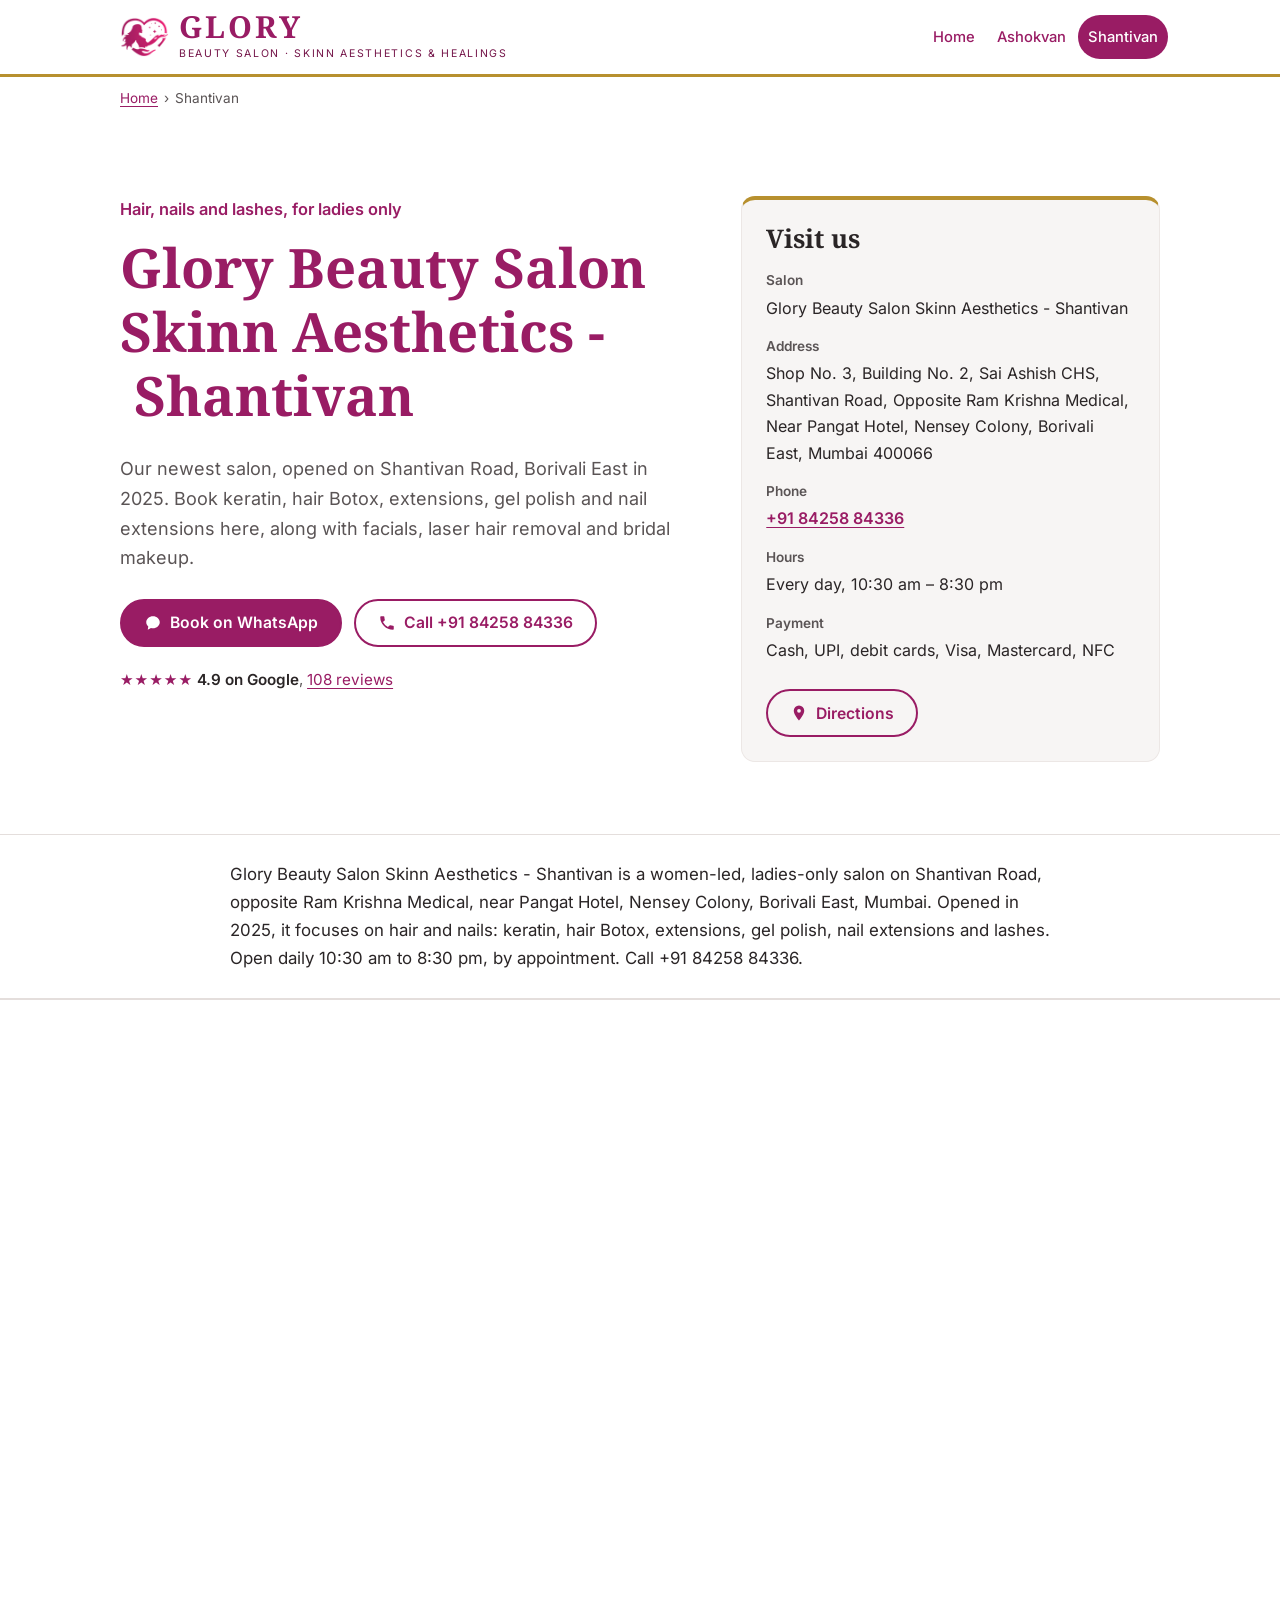
<file: shantivan.html>
<!doctype html>
<html lang="en-IN">
<head>
<meta charset="utf-8">
<meta name="viewport" content="width=device-width, initial-scale=1, viewport-fit=cover">
<title>Glory Beauty Salon Shantivan, Borivali East | Hair &amp; Nails</title>
<meta name="description" content="Ladies-only hair and nail salon in Shantivan, Borivali East: keratin, hair Botox, extensions, nail extensions. Open 10:30 am–8:30 pm. Call +91 84258 84336.">
<link rel="canonical" href="https://www.glorysalons.in/shantivan">
<meta name="theme-color" content="#FFFFFF">
<link rel="icon" href="/favicon.ico" sizes="48x48">
<link rel="icon" href="/icon-512.png" type="image/png" sizes="512x512">
<link rel="apple-touch-icon" href="/apple-touch-icon.png">
<link rel="manifest" href="/site.webmanifest">
<meta property="og:type" content="website">
<meta property="og:locale" content="en_IN">
<meta property="og:site_name" content="Glory Beauty Salon Skinn Aesthetics and Healings">
<meta property="og:title" content="Glory Beauty Salon Shantivan, Borivali East | Hair &amp; Nails">
<meta property="og:description" content="Ladies-only hair, nail and lash salon on Shantivan Road, Borivali East. Open every day 10:30 am to 8:30 pm.">
<meta property="og:url" content="https://www.glorysalons.in/shantivan">
<meta property="og:image" content="https://www.glorysalons.in/images/og-shantivan.jpg">
<meta property="og:image:width" content="1200">
<meta property="og:image:height" content="630">
<meta property="og:image:alt" content="Glory Beauty Salon Shantivan shopfront on Shantivan Road, Borivali East">
<meta name="twitter:card" content="summary_large_image">
<meta name="twitter:title" content="Glory Beauty Salon Shantivan, Borivali East | Hair &amp; Nails">
<meta name="twitter:description" content="Ladies-only hair and nail salon in Shantivan, Borivali East: keratin, hair Botox, extensions, nail extensions. Open 10:30 am–8:30 pm. Call +91 84258 84336.">
<meta name="twitter:image" content="https://www.glorysalons.in/images/og-shantivan.jpg">
<meta name="twitter:image:alt" content="Glory Beauty Salon Shantivan shopfront on Shantivan Road, Borivali East">
<link rel="preload" href="/fonts/noto-serif-var.woff2" as="font" type="font/woff2" crossorigin>
<link rel="preload" href="/fonts/inter-var.woff2" as="font" type="font/woff2" crossorigin>
<link rel="stylesheet" href="/styles.css">
<!-- geo, ratingValue and reviewCount taken from the Google profile on 2026-11-11. Update reviewCount every few months. -->
<script type="application/ld+json">
{
 "@context": "https://schema.org",
 "@graph": [
  {
   "@type": "BeautySalon",
   "@id": "https://www.glorysalons.in/shantivan#salon",
   "name": "Glory Beauty Salon Skinn Aesthetics - Shantivan",
   "alternateName": "Glory Beauty Salon Skinn Aesthetics and Healings - Shantivan",
   "url": "https://www.glorysalons.in/shantivan",
   "telephone": "+91 84258 84336",
   "image": [
    "https://www.glorysalons.in/images/shantivan/photo1.jpg",
    "https://www.glorysalons.in/images/shantivan/photo2.jpg",
    "https://www.glorysalons.in/images/shantivan/photo3.jpg",
    "https://www.glorysalons.in/images/shantivan/photo4.jpg"
   ],
   "description": "Women-led, ladies-only hair, nail and lash salon on Shantivan Road, Borivali East, opened in 2025. Keratin, hair Botox, extensions, gel polish, nail extensions, facials and laser hair removal.",
   "foundingDate": "2025",
   "founder": {
    "@type": "Person",
    "name": "Aparna"
   },
   "parentOrganization": {
    "@type": "Organization",
    "name": "Glory Beauty Salon Skinn Aesthetics and Healings",
    "url": "https://www.glorysalons.in/"
   },
   "address": {
    "@type": "PostalAddress",
    "streetAddress": "Shop No. 3, Building No. 2, Sai Ashish CHS, Shantivan Road, Opposite Ram Krishna Medical, Near Pangat Hotel, Nensey Colony",
    "addressLocality": "Borivali East, Mumbai",
    "addressRegion": "Maharashtra",
    "postalCode": "400066",
    "addressCountry": "IN"
   },
   "geo": {
    "@type": "GeoCoordinates",
    "latitude": 19.2410506,
    "longitude": 72.8648258
   },
   "hasMap": "https://maps.google.com/?cid=12133425970951849533",
   "openingHoursSpecification": [
    {
     "@type": "OpeningHoursSpecification",
     "dayOfWeek": [
      "Monday",
      "Tuesday",
      "Wednesday",
      "Thursday",
      "Friday",
      "Saturday",
      "Sunday"
     ],
     "opens": "10:30",
     "closes": "20:30"
    }
   ],
   "paymentAccepted": "Cash, UPI, Debit Card, Visa, Mastercard, NFC mobile payments",
   "currenciesAccepted": "INR",
   "sameAs": [
    "https://maps.google.com/?cid=12133425970951849533",
    "https://www.instagram.com/glory__beautysalon/"
   ],
   "aggregateRating": {
    "@type": "AggregateRating",
    "ratingValue": "4.9",
    "bestRating": "5",
    "reviewCount": "108"
   },
   "hasOfferCatalog": {
    "@type": "OfferCatalog",
    "name": "Shantivan services",
    "itemListElement": [
     {
      "@type": "Offer",
      "itemOffered": {
       "@type": "Service",
       "name": "Haircut"
      }
     },
     {
      "@type": "Offer",
      "itemOffered": {
       "@type": "Service",
       "name": "Hair spa"
      }
     },
     {
      "@type": "Offer",
      "itemOffered": {
       "@type": "Service",
       "name": "Hair Botox"
      }
     },
     {
      "@type": "Offer",
      "itemOffered": {
       "@type": "Service",
       "name": "Keratin treatment"
      }
     },
     {
      "@type": "Offer",
      "itemOffered": {
       "@type": "Service",
       "name": "Hair smoothening"
      }
     },
     {
      "@type": "Offer",
      "itemOffered": {
       "@type": "Service",
       "name": "Hair extensions"
      }
     },
     {
      "@type": "Offer",
      "itemOffered": {
       "@type": "Service",
       "name": "Hair colour and highlights"
      }
     },
     {
      "@type": "Offer",
      "itemOffered": {
       "@type": "Service",
       "name": "Gel polish"
      }
     },
     {
      "@type": "Offer",
      "itemOffered": {
       "@type": "Service",
       "name": "Nail art"
      }
     },
     {
      "@type": "Offer",
      "itemOffered": {
       "@type": "Service",
       "name": "Nail extensions"
      }
     },
     {
      "@type": "Offer",
      "itemOffered": {
       "@type": "Service",
       "name": "Acrylic nails"
      }
     },
     {
      "@type": "Offer",
      "itemOffered": {
       "@type": "Service",
       "name": "Eyelash extensions"
      }
     },
     {
      "@type": "Offer",
      "itemOffered": {
       "@type": "Service",
       "name": "Lash lift"
      }
     },
     {
      "@type": "Offer",
      "itemOffered": {
       "@type": "Service",
       "name": "Lash tint"
      }
     },
     {
      "@type": "Offer",
      "itemOffered": {
       "@type": "Service",
       "name": "Strip lash application"
      }
     },
     {
      "@type": "Offer",
      "itemOffered": {
       "@type": "Service",
       "name": "HydraFacial"
      }
     },
     {
      "@type": "Offer",
      "itemOffered": {
       "@type": "Service",
       "name": "Facials"
      }
     },
     {
      "@type": "Offer",
      "itemOffered": {
       "@type": "Service",
       "name": "Laser hair removal"
      }
     },
     {
      "@type": "Offer",
      "itemOffered": {
       "@type": "Service",
       "name": "Threading"
      }
     },
     {
      "@type": "Offer",
      "itemOffered": {
       "@type": "Service",
       "name": "Waxing"
      }
     },
     {
      "@type": "Offer",
      "itemOffered": {
       "@type": "Service",
       "name": "Manicure"
      }
     },
     {
      "@type": "Offer",
      "itemOffered": {
       "@type": "Service",
       "name": "Pedicure"
      }
     },
     {
      "@type": "Offer",
      "itemOffered": {
       "@type": "Service",
       "name": "Bridal makeup"
      }
     }
    ]
   },
   "logo": "https://www.glorysalons.in/icon-512.png",
   "slogan": "Expert beauty, skin and bridal care in Borivali East since 2019",
   "areaServed": {
    "@type": "Place",
    "name": "Borivali East, Mumbai"
   },
   "audience": {
    "@type": "PeopleAudience",
    "suggestedGender": "female"
   },
   "mainEntityOfPage": {
    "@id": "https://www.glorysalons.in/shantivan#webpage"
   }
  },
  {
   "@type": "WebPage",
   "@id": "https://www.glorysalons.in/shantivan#webpage",
   "url": "https://www.glorysalons.in/shantivan",
   "name": "Glory Beauty Salon Shantivan, Borivali East | Hair & Nails",
   "description": "Ladies-only hair and nail salon in Shantivan, Borivali East: keratin, hair Botox, extensions, nail extensions. Open 10:30 am–8:30 pm. Call +91 84258 84336.",
   "inLanguage": "en-IN",
   "isPartOf": {
    "@type": "WebSite",
    "name": "Glory Beauty Salon Skinn Aesthetics and Healings",
    "url": "https://www.glorysalons.in/"
   },
   "about": {
    "@id": "https://www.glorysalons.in/shantivan#salon"
   },
   "breadcrumb": {
    "@id": "https://www.glorysalons.in/shantivan#breadcrumb"
   },
   "datePublished": "2026-11-11",
   "dateModified": "2026-11-13",
   "primaryImageOfPage": {
    "@type": "ImageObject",
    "url": "https://www.glorysalons.in/images/og-shantivan.jpg",
    "width": 1200,
    "height": 630
   }
  },
  {
   "@type": "BreadcrumbList",
   "@id": "https://www.glorysalons.in/shantivan#breadcrumb",
   "itemListElement": [
    {
     "@type": "ListItem",
     "position": 1,
     "name": "Home",
     "item": "https://www.glorysalons.in/"
    },
    {
     "@type": "ListItem",
     "position": 2,
     "name": "Glory Beauty Salon - Shantivan",
     "item": "https://www.glorysalons.in/shantivan"
    }
   ]
  },
  {
   "@type": "FAQPage",
   "@id": "https://www.glorysalons.in/shantivan#faq",
   "mainEntity": [
    {
     "@type": "Question",
     "name": "Where is the Shantivan salon located?",
     "acceptedAnswer": {
      "@type": "Answer",
      "text": "Glory Shantivan is at Shop No. 3, Building No. 2, Sai Ashish CHS, Shantivan Road, opposite Ram Krishna Medical, near Pangat Hotel, Nensey Colony, Borivali East, Mumbai 400066."
     }
    },
    {
     "@type": "Question",
     "name": "How do I book an appointment?",
     "acceptedAnswer": {
      "@type": "Answer",
      "text": "Message us on WhatsApp or call +91 84258 84336. We work by appointment only."
     }
    },
    {
     "@type": "Question",
     "name": "Do you take walk-ins?",
     "acceptedAnswer": {
      "@type": "Answer",
      "text": "We work by appointment only. Keratin, smoothening, hair extensions and nail extensions can take a few hours, and booking keeps that time free for you. WhatsApp or call +91 84258 84336 to pick a slot."
     }
    },
    {
     "@type": "Question",
     "name": "What are your timings?",
     "acceptedAnswer": {
      "@type": "Answer",
      "text": "Open every day, Sundays included, from 10:30 am to 8:30 pm."
     }
    },
    {
     "@type": "Question",
     "name": "Do you do bridal trials?",
     "acceptedAnswer": {
      "@type": "Answer",
      "text": "Yes, bridal makeup trials can be booked at Shantivan. WhatsApp us your wedding date to fix one. You can plan a hair spa, nail extensions and lashes here in the same week before the wedding."
     }
    },
    {
     "@type": "Question",
     "name": "Is laser hair removal available at Shantivan?",
     "acceptedAnswer": {
      "@type": "Answer",
      "text": "Yes. Laser hair removal is available at this branch as well as at Ashokvan."
     }
    },
    {
     "@type": "Question",
     "name": "What payment methods do you accept?",
     "acceptedAnswer": {
      "@type": "Answer",
      "text": "Cash, UPI, debit cards, Visa, Mastercard and NFC tap-to-pay."
     }
    },
    {
     "@type": "Question",
     "name": "Keratin, smoothening or hair Botox: which one should I choose?",
     "acceptedAnswer": {
      "@type": "Answer",
      "text": "Smoothening gives the straightest result. Keratin mainly controls frizz and keeps some natural movement. Hair Botox conditions and repairs without straightening. Show us your hair and we will recommend the right one."
     }
    },
    {
     "@type": "Question",
     "name": "How long do nail extensions last?",
     "acceptedAnswer": {
      "@type": "Answer",
      "text": "Usually a few weeks, depending on how fast your nails grow and how you use your hands. Come back for a refill as the gap at the base grows out, rather than pulling them off at home."
     }
    }
   ]
  }
 ]
}
</script>
</head>
<body class="has-bar">
<svg width="0" height="0" style="position:absolute" aria-hidden="true" focusable="false">
  <symbol id="i-phone" viewBox="0 0 24 24"><path d="M6.6 10.8a15.1 15.1 0 0 0 6.6 6.6l2.2-2.2a1 1 0 0 1 1-.25c1.12.37 2.33.57 3.6.57a1 1 0 0 1 1 1V20a1 1 0 0 1-1 1A17 17 0 0 1 3 4a1 1 0 0 1 1-1h3.5a1 1 0 0 1 1 1c0 1.25.2 2.45.57 3.57a1 1 0 0 1-.25 1z"/></symbol>
  <symbol id="i-chat" viewBox="0 0 24 24"><path d="M12 3C7 3 3 6.6 3 11c0 2.2 1 4.2 2.7 5.6L5 21l4.3-2.2c.9.2 1.8.3 2.7.3 5 0 9-3.6 9-8s-4-8-9-8z"/></symbol>
  <symbol id="i-pin" viewBox="0 0 24 24"><path d="M12 2a7 7 0 0 0-7 7c0 5.2 7 13 7 13s7-7.8 7-13a7 7 0 0 0-7-7zm0 9.5a2.5 2.5 0 1 1 0-5 2.5 2.5 0 0 1 0 5z"/></symbol>
</svg>
<a class="skip" href="#main">Skip to content</a>

<header class="site-header">
  <div class="wrap">
    <a class="brand" href="/">
      <img class="brand-mark" src="/images/logo-110.png" alt="" width="49" height="40">
      <span class="brand-text"><b>Glory</b><small>Beauty Salon · Skinn Aesthetics &amp; Healings</small></span>
    </a>
    <nav class="nav" aria-label="Main">
      <ul>
        <li><a href="/">Home</a></li>
        <li><a href="/ashokvan">Ashokvan</a></li>
        <li><a href="/shantivan" aria-current="page">Shantivan</a></li>
      </ul>
    </nav>
  </div>
</header>

<main id="main">
  <nav class="crumbs" aria-label="Breadcrumb"><div class="wrap"><ol><li><a href="/">Home</a></li><li aria-current="page">Shantivan</li></ol></div></nav>

  <section class="hero" aria-labelledby="hero-title">
    <div class="wrap hero-grid">
      <div>
        <p class="eyebrow">Hair, nails and lashes, for ladies only</p>
        <h1 id="hero-title">Glory Beauty Salon Skinn Aesthetics&nbsp;-&nbsp;Shantivan</h1>
        <p class="lede">Our newest salon, opened on Shantivan Road, Borivali East in 2025. Book keratin, hair Botox, extensions, gel polish and nail extensions here, along with facials, laser hair removal and bridal makeup.</p>
        <div class="btns">
          <a class="btn btn-fill" href="https://wa.me/918425884336?text=Hi%20Glory%20Shantivan%2C%20I%27d%20like%20to%20book%20an%20appointment." rel="noopener" aria-label="Book on WhatsApp, Shantivan branch"><svg aria-hidden="true"><use href="#i-chat"/></svg>Book on WhatsApp</a>
          <a class="btn btn-line" href="tel:+918425884336" aria-label="Call +91 84258 84336, Shantivan branch"><svg aria-hidden="true"><use href="#i-phone"/></svg>Call +91 84258 84336</a>
        </div>
        <p class="rating"><span class="stars" aria-hidden="true">★★★★★</span> <strong>4.9 on Google</strong>, <a href="https://maps.google.com/?cid=12133425970951849533" rel="noopener">108 reviews</a></p>
      </div>

      <aside class="facts" aria-labelledby="facts-title">
        <h2 id="facts-title">Visit us</h2>
        <dl>
          <div>
            <dt>Salon</dt>
            <dd>Glory Beauty Salon Skinn Aesthetics - Shantivan</dd>
          </div>
          <div>
            <dt>Address</dt>
            <dd><address>Shop No. 3, Building No. 2, Sai Ashish CHS, Shantivan Road, Opposite Ram Krishna Medical, Near Pangat Hotel, Nensey Colony, Borivali East, Mumbai 400066</address></dd>
          </div>
          <div>
            <dt>Phone</dt>
            <dd><a href="tel:+918425884336">+91 84258 84336</a></dd>
          </div>
          <div>
            <dt>Hours</dt>
            <dd>Every day, 10:30 am – 8:30 pm</dd>
          </div>
          <div>
            <dt>Payment</dt>
            <dd>Cash, UPI, debit cards, Visa, Mastercard, NFC</dd>
          </div>
        </dl>
        <div class="btns" style="margin-bottom:0">
          <a class="btn btn-line" href="https://maps.google.com/?cid=12133425970951849533" rel="noopener" aria-label="Get directions to Shantivan branch in Google Maps"><svg aria-hidden="true"><use href="#i-pin"/></svg>Directions</a>
        </div>
      </aside>
    </div>
  </section>

  <section class="answer" aria-label="Quick answer"><div class="wrap"><p>Glory Beauty Salon Skinn Aesthetics - Shantivan is a women-led, ladies-only salon on Shantivan Road, opposite Ram Krishna Medical, near Pangat Hotel, Nensey Colony, Borivali East, Mumbai. Opened in 2025, it focuses on hair and nails: keratin, hair Botox, extensions, gel polish, nail extensions and lashes. Open daily 10:30 am to 8:30 pm, by appointment. Call +91 84258 84336.</p></div></section>

  <section class="section tint" id="services" aria-labelledby="services-title">
    <div class="wrap">
      <div class="section-head">
        <h2 id="services-title">Hair and nail studio in Borivali East</h2>
        <p>Prices depend on hair length and the look you want. WhatsApp us a photo for a quote.</p>
        <p class="svc-links">Service guides: <a href="/hair-botox-keratin-borivali-east">Hair Botox &amp; keratin</a>, <a href="/nail-extensions-borivali-east">Nail extensions</a>, <a href="/laser-hair-removal-borivali-east">Laser hair removal</a>, <a href="/bridal-makeup-borivali-east">Bridal makeup</a>, <a href="/hydrafacial-borivali-east">HydraFacial</a></p>
      </div>
      <div class="svc-grid">
        <article class="svc focus">
          <span class="tag">Shantivan speciality</span>
          <h3>Hair</h3>
          <dl>
            <dt>Haircuts</dt>
            <dd>From a quick trim to a complete change of style, with a blow-dry to finish.</dd>
            <dt>Hair spa</dt>
            <dd>A deep-conditioning scalp and hair ritual that brings back softness to dry hair.</dd>
            <dt>Hair Botox</dt>
            <dd>A conditioning treatment that fills in damaged strands for smoother, glossier hair without straightening it.</dd>
            <dt>Keratin</dt>
            <dd>Tames frizz and humidity so hair stays sleek for longer and dries faster.</dd>
            <dt>Smoothening</dt>
            <dd>Relaxes curls and waves for a straight, polished finish.</dd>
            <dt>Hair extensions</dt>
            <dd>Extra length or volume, matched to the colour of your own hair.</dd>
            <dt>Colour &amp; highlights</dt>
            <dd>Global colour, root touch-ups, highlights and grey coverage.</dd>
          </dl>
        </article>
        <article class="svc focus">
          <span class="tag">Shantivan speciality</span>
          <h3>Nails</h3>
          <dl>
            <dt>Gel polish</dt>
            <dd>High-shine colour that resists chipping far longer than regular polish.</dd>
            <dt>Nail art</dt>
            <dd>Anything from a single accent nail to a full set of detailed designs.</dd>
            <dt>Nail extensions</dt>
            <dd>Added length and a clean shape on short or uneven natural nails.</dd>
            <dt>Acrylic nails</dt>
            <dd>Strong, durable acrylic sets in the shape and length you choose.</dd>
            <dt>Manicure</dt>
            <dd>Neat nails and soft hands, finished with regular or gel polish.</dd>
            <dt>Pedicure</dt>
            <dd>Foot soak, exfoliation and nail care for tired feet.</dd>
          </dl>
        </article>
        <article class="svc">
          <h3>Lashes &amp; skin</h3>
          <dl>
            <dt>Lash extensions</dt>
            <dd>Extensions applied to your natural lashes for length and fullness without daily mascara.</dd>
            <dt>Lash lift &amp; tint</dt>
            <dd>A lift curls your own lashes upward and a tint darkens them, so they look longer with no extensions.</dd>
            <dt>Strip lashes</dt>
            <dd>False strip lashes applied for a party, a shoot or your wedding makeup.</dd>
            <dt>HydraFacial</dt>
            <dd>A deep-cleansing, hydrating facial, popular for an instant glow before an event.</dd>
            <dt>Facials</dt>
            <dd>Relaxing facials matched to oily, dry or sensitive skin.</dd>
          </dl>
        </article>
        <article class="svc">
          <h3>Hair removal &amp; bridal</h3>
          <dl>
            <dt>Laser hair removal</dt>
            <dd>Gradual, long-term hair reduction over a series of short sessions.</dd>
            <dt>Threading</dt>
            <dd>Brows, upper lip, chin and forehead, done quickly and neatly.</dd>
            <dt>Waxing</dt>
            <dd>Arms, legs, underarms and full-body waxing.</dd>
            <dt>Bridal makeup</dt>
            <dd>Complete bridal makeup, easy to pair with hair, nail and lash appointments at the same salon before the wedding.</dd>
          </dl>
        </article>
      </div>
    </div>
  </section>

  <section class="section" aria-labelledby="hours-title">
    <div class="wrap map-grid">
      <div>
        <h2 id="hours-title">Open seven days a week</h2>
        <ul class="hours">
          <li><span>Monday</span><span>10:30 am – 8:30 pm</span></li>
          <li><span>Tuesday</span><span>10:30 am – 8:30 pm</span></li>
          <li><span>Wednesday</span><span>10:30 am – 8:30 pm</span></li>
          <li><span>Thursday</span><span>10:30 am – 8:30 pm</span></li>
          <li><span>Friday</span><span>10:30 am – 8:30 pm</span></li>
          <li><span>Saturday</span><span>10:30 am – 8:30 pm</span></li>
          <li><span>Sunday</span><span>10:30 am – 8:30 pm</span></li>
        </ul>
      </div>
      <div>
        <h2>Photos</h2>
        <div class="photos">
          <figure class="photo"><img src="/images/shantivan/photo1.jpg" alt="Glory Beauty Salon Skinn Aesthetics and Healings shopfront on Shantivan Road with its lit signboard and green entrance carpet" width="600" height="800" loading="lazy" decoding="async"><figcaption>Our shopfront on Shantivan Road</figcaption></figure>
          <figure class="photo"><img src="/images/shantivan/photo2.jpg" alt="Glass entrance door of the Shantivan salon, framed by bridal makeup posters" width="600" height="800" loading="lazy" decoding="async"><figcaption>The salon entrance</figcaption></figure>
          <figure class="photo"><img src="/images/shantivan/photo3.jpg" alt="Entrance walkway with Glory banners listing salon services" width="600" height="800" loading="lazy" decoding="async"><figcaption>Walk in past our service boards</figcaption></figure>
          <figure class="photo"><img src="/images/shantivan/photo4.jpg" alt="Painted mural of salon services and a tall Glory sign beside the Shantivan entrance" width="600" height="800" loading="lazy" decoding="async"><figcaption>Our mural wall, easy to spot from the road</figcaption></figure>
        </div>
      </div>
    </div>
  </section>

  <section class="section tint" aria-labelledby="reviews-title">
    <div class="wrap">
      <div class="section-head">
        <h2 id="reviews-title">What clients say about Shantivan</h2>
        <p>Rated 4.9 from 108 Google reviews. <a href="https://maps.google.com/?cid=12133425970951849533" rel="noopener">Read every review on Google</a>.</p>
      </div>
      <div class="rv-grid">
        <div class="score">
          <p class="score-num">4.9</p>
          <p class="stars" aria-label="4.9 out of 5 stars">★★★★★</p>
          <p>108 reviews on Google</p>
          <div class="btns">
            <a class="btn btn-fill" href="https://maps.google.com/?cid=12133425970951849533" rel="noopener">Read reviews</a>
            <a class="btn btn-line" href="https://search.google.com/local/writereview?placeid=ChIJY6uUNmSx5zsRPYYVi6KWYqg" rel="noopener">Leave a review</a>
          </div>
        </div>
        <div>
          <h3>What clients mention most</h3>
          <ul class="chips">
            <li>Polite staff <span>14 reviews</span></li>
            <li>Skilled staff <span>8 reviews</span></li>
            <li>Hygiene <span>4 reviews</span></li>
            <li>Satisfying experience <span>4 reviews</span></li>
            <li>HydraFacial <span>3 reviews</span></li>
            <li>Relaxing experience <span>3 reviews</span></li>
            <li>Hair Botox <span>2 reviews</span></li>
            <li>Gel polish <span>2 reviews</span></li>
            <li>Hair spa <span>2 reviews</span></li>
            <li>Beautiful makeup <span>2 reviews</span></li>
          </ul>
          <p class="note">Topics and counts as Google lists them for this salon, November 2026.</p>
        </div>
      </div>
    </div>
  </section>

  <section class="section" id="directions" aria-labelledby="dir-title">
    <div class="wrap map-grid">
      <div>
        <h2 id="dir-title">How to find us on Shantivan Road</h2>
        <ol class="steps">
          <li><b>Head for Pangat Hotel, Nensey Colony</b>We are near Pangat Hotel on Shantivan Road, in the Veer Savarkar Nagar part of Nensey Colony.</li>
          <li><b>Look for Ram Krishna Medical</b>The salon is directly opposite Ram Krishna Medical.</li>
          <li><b>Find Sai Ashish CHS, Building No. 2</b>We are Shop No. 3 in Building No. 2.</li>
          <li><b>Coming by auto from Borivali station (East)</b>Ask the driver for “Pangat Hotel, Shantivan Road, Nensey Colony”.</li>
        </ol>
        <div class="btns">
          <a class="btn btn-fill" href="https://maps.google.com/?cid=12133425970951849533" rel="noopener" aria-label="Open in Google Maps, Shantivan branch"><svg aria-hidden="true"><use href="#i-pin"/></svg>Open in Google Maps</a>
          <a class="btn btn-line" href="tel:+918425884336" aria-label="Call for directions, Shantivan branch, +91 84258 84336"><svg aria-hidden="true"><use href="#i-phone"/></svg>Call for directions</a>
        </div>
      </div>
      <div class="map">
        <iframe title="Map: Glory Beauty Salon Skinn Aesthetics - Shantivan, Borivali East" src="https://www.google.com/maps/embed?pb=!1m18!1m12!1m3!1d3766.949085421051!2d72.86482579999999!3d19.241050599999998!2m3!1f0!2f0!3f0!3m2!1i1024!2i768!4f13.1!3m3!1m2!1s0x3be7b1643694ab63%3A0xa86296a28b15863d!2sGlory%20beauty%20salon%20skinn%20aesthetics%20-%20Shantivan%20Borivali%20East!5e0!3m2!1sen!2sin!4v1794385761553!5m2!1sen!2sin" loading="lazy" referrerpolicy="strict-origin-when-cross-origin" allowfullscreen></iframe>
      </div>
    </div>
  </section>

  <section class="section tint" aria-labelledby="faq-title">
    <div class="wrap">
      <div class="section-head">
        <h2 id="faq-title">Questions about our Shantivan salon</h2>
      </div>
      <div class="faq">
        <details>
          <summary>Where is the Shantivan salon located?</summary>
          <p>Glory Shantivan is at Shop No. 3, Building No. 2, Sai Ashish CHS, Shantivan Road, opposite Ram Krishna Medical, near Pangat Hotel, Nensey Colony, Borivali East, Mumbai 400066.</p>
        </details>
        <details>
          <summary>How do I book an appointment?</summary>
          <p>Message us on WhatsApp or call +91 84258 84336. We work by appointment only.</p>
        </details>
        <details>
          <summary>Do you take walk-ins?</summary>
          <p>We work by appointment only. Keratin, smoothening, hair extensions and nail extensions can take a few hours, and booking keeps that time free for you. WhatsApp or call +91 84258 84336 to pick a slot.</p>
        </details>
        <details>
          <summary>What are your timings?</summary>
          <p>Open every day, Sundays included, from 10:30 am to 8:30 pm.</p>
        </details>
        <details>
          <summary>Do you do bridal trials?</summary>
          <p>Yes, bridal makeup trials can be booked at Shantivan. WhatsApp us your wedding date to fix one. You can plan a hair spa, nail extensions and lashes here in the same week before the wedding.</p>
        </details>
        <details>
          <summary>Is laser hair removal available at Shantivan?</summary>
          <p>Yes. Laser hair removal is available at this branch as well as at Ashokvan.</p>
        </details>
        <details>
          <summary>What payment methods do you accept?</summary>
          <p>Cash, UPI, debit cards, Visa, Mastercard and NFC tap-to-pay.</p>
        </details>
        <details>
          <summary>Keratin, smoothening or hair Botox: which one should I choose?</summary>
          <p>Smoothening gives the straightest result. Keratin mainly controls frizz and keeps some natural movement. Hair Botox conditions and repairs without straightening. Show us your hair and we will recommend the right one.</p>
        </details>
        <details>
          <summary>How long do nail extensions last?</summary>
          <p>Usually a few weeks, depending on how fast your nails grow and how you use your hands. Come back for a refill as the gap at the base grows out, rather than pulling them off at home.</p>
        </details>
      </div>
    </div>
  </section>
</main>

<footer class="site-footer">
  <div class="wrap">
    <div class="foot-grid">
      <div>
        <img class="foot-logo" src="/images/logo-192.png" alt="Glory Beauty Salon logo" width="96" height="79" loading="lazy" decoding="async">
        <h2>Glory Beauty Salon Skinn Aesthetics - Shantivan</h2>
        <address>Shop No. 3, Building No. 2, Sai Ashish CHS, Shantivan Road, Opposite Ram Krishna Medical, Near Pangat Hotel, Nensey Colony, Borivali East, Mumbai 400066</address>
        <p><a href="tel:+918425884336">+91 84258 84336</a></p>
        <p>Open every day, 10:30 am – 8:30 pm</p>
      </div>
      <div>
        <h3>Our other branch</h3>
        <p><a href="/ashokvan">Glory Ashokvan</a>, skin, laser and bridal since 2019. Shiv Vallabh Road, Ashokvan, Borivali East.</p>
      </div>
      <div>
        <h3>Follow us</h3>
        <p><a href="https://www.instagram.com/glory__beautysalon/" rel="noopener">Instagram @glory__beautysalon</a></p>
        <p><a href="https://maps.google.com/?cid=12133425970951849533" rel="noopener">Shantivan on Google</a></p>
        <p>Ladies only. <span lang="mr">फक्त स्त्रियांसाठी</span></p>
      </div>
    </div>
    <nav class="foot-links" aria-label="Services">
      <h3>Services in Borivali East</h3>
      <ul><li><a href="/laser-hair-removal-borivali-east">Laser hair removal</a></li><li><a href="/bridal-makeup-borivali-east">Bridal makeup</a></li><li><a href="/hydrafacial-borivali-east">HydraFacial</a></li><li><a href="/hair-botox-keratin-borivali-east">Hair Botox &amp; keratin</a></li><li><a href="/nail-extensions-borivali-east">Nail extensions</a></li></ul>
    </nav>
    <p class="legal">© 2026 Glory Beauty Salon Skinn Aesthetics and Healings, Borivali East, Mumbai. Last updated <time datetime="2026-11-13">13 November 2026</time>.</p>
  </div>
</footer>

<nav class="cta-bar" aria-label="Book or call Shantivan">
  <a class="btn btn-fill" href="https://wa.me/918425884336?text=Hi%20Glory%20Shantivan%2C%20I%27d%20like%20to%20book%20an%20appointment." rel="noopener" aria-label="Book on WhatsApp, Shantivan branch"><svg aria-hidden="true"><use href="#i-chat"/></svg>Book</a>
  <a class="btn btn-line" href="tel:+918425884336" aria-label="Call +91 84258 84336, Shantivan branch"><svg aria-hidden="true"><use href="#i-phone"/></svg>Call</a>
</nav>
</body>
</html>
</file>
<file: styles.css>
@font-face{font-family:"Inter";font-style:normal;font-weight:400 600;font-display:swap;src:url(/fonts/inter-var.woff2) format("woff2");unicode-range:U+0000-00FF,U+0131,U+0152-0153,U+02BB-02BC,U+02C6,U+02DA,U+02DC,U+0304,U+0308,U+0329,U+2000-206F,U+20AC,U+2122,U+2191,U+2193,U+2212,U+2215,U+FEFF,U+FFFD}
@font-face{font-family:"Noto Serif";font-style:normal;font-weight:600 700;font-display:swap;src:url(/fonts/noto-serif-var.woff2) format("woff2");unicode-range:U+0000-00FF,U+0131,U+0152-0153,U+02BB-02BC,U+02C6,U+02DA,U+02DC,U+0304,U+0308,U+0329,U+2000-206F,U+20AC,U+2122,U+2191,U+2193,U+2212,U+2215,U+FEFF,U+FFFD}
/* Glory Beauty Salon Skinn Aesthetics — one stylesheet for all pages.
   Layout: single column on phones, quiet two-column splits from 880px.
   Single light theme by design (cream brand ground). */
:root{
  --cream:#FFFFFF;
  --paper:#FFFFFF;
  --rose:#E4DEDC;
  --rose-soft:#F7F5F4;
  --rose-mid:#EEEAE8;
  --wine:#991C64;       /* logo magenta, 8.5:1 with white */
  --wine-dark:#741549;
  --deep:#4A0E31;
  --gold-l:#EDD76D;     /* logo gold gradient */
  --gold:#DFC54A;
  --gold-d:#B7902E;
  --gold-grad:linear-gradient(180deg,#F3E48A 0%,#DFC54A 48%,#B7902E 100%);
  --ink:#2A2526;
  --muted:#5A5455;
  --line:#ECE7E5;
  --foot:#4A0E31;
  --foot-text:#F6E6EF;
  --foot-muted:#DDBBCF;
  --serif:"Noto Serif",Georgia,"Times New Roman",serif;
  --sans:Inter,system-ui,-apple-system,"Segoe UI",Roboto,Arial,sans-serif;
  --r:14px;
  --max:1080px;
  color-scheme:light;
}
*,*::before,*::after{box-sizing:border-box}
html{-webkit-text-size-adjust:100%}
@media (prefers-reduced-motion:no-preference){html{scroll-behavior:smooth}}
body{margin:0;background:var(--cream);color:var(--ink);font:400 1rem/1.65 var(--sans)}
img{max-width:100%;height:auto;display:block}
a{color:var(--wine);text-underline-offset:3px}
a:hover{color:var(--wine-dark)}
:focus-visible{outline:3px solid var(--gold-d);outline-offset:3px;border-radius:4px}
h1,h2,h3{font-family:var(--serif);font-weight:700;line-height:1.18;margin:0 0 .5em;text-wrap:balance}
h1{font-size:clamp(2rem,7.4vw,3.4rem)}
h2{font-size:clamp(1.65rem,4.8vw,2.4rem)}
h3{font-size:1.3rem}
p{margin:0 0 1em}
address{font-style:normal}
.wrap{max-width:var(--max);margin:0 auto;padding-left:max(20px,env(safe-area-inset-left,0px));padding-right:max(20px,env(safe-area-inset-right,0px))}
.skip{position:absolute;left:-999px;top:0;background:var(--wine);color:#fff;padding:10px 16px;z-index:100;border-radius:0 0 8px 0}
.skip:focus{left:0}
.mr{font-family:var(--sans);letter-spacing:0}

/* Header */
.site-header{background:var(--paper);border-bottom:3px solid var(--gold-d)}
.site-header .wrap{display:flex;align-items:center;justify-content:space-between;gap:8px 16px;flex-wrap:wrap;padding-block:12px}
.brand{text-decoration:none;color:var(--wine);display:flex;flex-direction:row;align-items:center;gap:10px;line-height:1;min-width:0}
.brand-mark{height:40px;width:auto;flex:none}
.brand-text{display:flex;flex-direction:column;line-height:1;min-width:0}
.brand b{font-family:var(--serif);font-size:1.9rem;font-weight:700;letter-spacing:.1em;text-transform:uppercase;color:var(--wine)}
.brand small{font-size:.66rem;letter-spacing:.16em;text-transform:uppercase;color:var(--wine-dark);margin-top:5px}
.nav ul{list-style:none;margin:0 -8px;padding:0;display:flex;gap:2px}
.nav a{display:block;padding:10px 10px;text-decoration:none;color:var(--wine);font-size:.92rem;font-weight:500;border-radius:999px}
.nav a:hover{color:var(--wine-dark);text-decoration:underline}
.nav a[aria-current="page"]{background:var(--wine);color:#fff;text-decoration:none}

/* Hero */
.hero{padding-block:44px 52px;background:var(--paper)}
.hero h1{color:var(--wine)}
.hero-grid{display:grid;gap:32px}
.hero-grid>*{min-width:0}
.eyebrow{display:inline-block;font-size:.74rem;letter-spacing:.16em;text-transform:uppercase;color:var(--wine);font-weight:600;margin-bottom:16px}
.eyebrow .mr{text-transform:none;font-size:.9rem;letter-spacing:.02em}
.lede{font-size:1.125rem;color:var(--muted);max-width:34em}
.rating{font-size:.95rem;color:var(--muted);margin:0}
.rating strong{color:var(--ink)}
.stars{color:var(--wine);letter-spacing:1px}
.btns{display:flex;flex-wrap:wrap;gap:12px;margin:26px 0 20px}
.btn{display:inline-flex;align-items:center;justify-content:center;gap:8px;min-height:48px;padding:0 22px;border-radius:999px;font:600 .98rem/1 var(--sans);text-decoration:none;border:2px solid var(--wine);white-space:nowrap}
.btn svg{width:18px;height:18px;flex:none;fill:currentColor}
.btn-fill{background:var(--wine);color:#fff}
.btn-fill:hover{background:var(--wine-dark);border-color:var(--wine-dark);color:#fff}
.btn-line{background:transparent;color:var(--wine)}
.btn-line:hover{background:var(--wine);color:#fff}

/* Quick-facts card (NAP) */
.facts{background:var(--rose-soft);border:1px solid var(--line);border-top:4px solid var(--gold-d);border-radius:var(--r);padding:24px}
.facts h2{font-size:1.6rem;margin-bottom:.6em}
.facts dl{margin:0;display:grid;gap:14px}
.facts dt{font-size:.72rem;letter-spacing:.14em;text-transform:uppercase;color:var(--muted);font-weight:600}
.facts dd{margin:3px 0 0}
.facts a{font-weight:600}

/* Sections */
.section{padding-block:56px;border-top:1px solid var(--rose)}
.section.tint{background:var(--paper)}
.section-head{max-width:40em;margin-bottom:30px}
.section-head p{color:var(--muted);margin:0}
.kicker{font-size:.74rem;letter-spacing:.16em;text-transform:uppercase;color:var(--wine);font-weight:600;margin:0 0 10px}

/* Story */
.story{display:grid;gap:28px}
.story>*{min-width:0}
.story p{max-width:36em}
.pullquote{font-family:var(--serif);font-weight:700;font-size:clamp(1.3rem,4vw,1.75rem);line-height:1.3;color:var(--wine);margin:0;border-left:3px solid var(--gold-d);padding-left:20px}

/* Services */
.svc-grid{display:grid;gap:18px}
.svc{background:var(--paper);border:1px solid var(--line);border-radius:var(--r);padding:24px;min-width:0}
.svc.focus{border-color:var(--gold-d);box-shadow:0 0 0 1px var(--gold-d)}
.svc h3{margin-bottom:.2em}
.tag{display:inline-block;font-size:.68rem;letter-spacing:.12em;text-transform:uppercase;background:var(--rose-soft);color:var(--wine);border:1px solid var(--rose);padding:3px 10px;border-radius:999px;font-weight:600;margin-bottom:10px}
.svc dl{margin:0}
.svc dt{font-weight:600;margin-top:14px}
.svc dd{margin:2px 0 0;color:var(--muted);font-size:.95rem}
.svc-overview{display:grid;gap:12px;list-style:none;padding:0;margin:0}
.svc-overview li{background:var(--paper);border:1px solid var(--line);border-radius:var(--r);padding:18px 20px}
.svc-overview b{display:block;font-family:var(--serif);font-size:1.15rem;font-weight:700}
.svc-overview span{color:var(--muted);font-size:.95rem}

/* Branch cards (home) */
.branches{display:grid;gap:20px}
.branch{background:var(--paper);border:1px solid var(--line);border-top:4px solid var(--gold-d);border-radius:var(--r);padding:26px;display:flex;flex-direction:column;gap:14px;min-width:0}
.branch h3{font-size:1.85rem;margin:0}
.branch h3 a{color:var(--ink);text-decoration:none}
.branch h3 a:hover{color:var(--wine)}
.branch .meta{color:var(--muted);font-size:.95rem;margin:0}
.branch address{margin:0}
.branch .btns{margin:4px 0 0}
.branch .more{font-weight:600}

/* Hours */
.hours{list-style:none;padding:0;margin:0;font-variant-numeric:tabular-nums}
.hours li{display:flex;justify-content:space-between;gap:12px;padding:8px 0;border-bottom:1px dashed var(--line)}
.hours li:last-child{border-bottom:0}

/* Photos */
.photos{display:grid;gap:12px;grid-template-columns:repeat(2,minmax(0,1fr))}
.photo{margin:0}
.ph{aspect-ratio:4/5;max-width:100%;border-radius:var(--r);background:linear-gradient(160deg,var(--rose-soft),var(--rose-mid));display:flex;align-items:flex-end;padding:12px;color:var(--wine);font-size:.78rem;font-weight:600;word-break:break-all}
.photo figcaption{font-size:.86rem;color:var(--muted);margin-top:8px}

/* Reviews */
.rv-grid{display:grid;gap:28px;align-items:start}
.rv-grid>*{min-width:0}
.score{background:var(--paper);border:1px solid var(--line);border-top:4px solid var(--gold-d);border-radius:var(--r);padding:24px}
.score p{margin:0}
.score-num{font-family:var(--serif);font-size:3.6rem;font-weight:700;line-height:1;color:var(--wine)}
.score .stars{font-size:1.2rem;margin:6px 0 4px}
.score .btns{margin:18px 0 0}
.chips{list-style:none;padding:0;margin:0 0 14px;display:flex;flex-wrap:wrap;gap:10px}
.chips li{background:var(--paper);border:1px solid var(--line);border-radius:999px;padding:8px 14px;font-weight:600;font-size:.95rem}
.chips span{font-weight:400;color:var(--muted);margin-left:4px;font-size:.85rem}
.note{font-size:.85rem;color:var(--muted);margin:0}
.photo img{width:100%;aspect-ratio:4/5;object-fit:cover;border-radius:var(--r);background:var(--rose-soft)}

/* Map + directions */
.map-grid{display:grid;gap:28px}
.map-grid>*{min-width:0}
.map{border-radius:var(--r);overflow:hidden;border:1px solid var(--line);aspect-ratio:4/3;max-width:100%;background:var(--rose-soft)}
.map iframe{width:100%;height:100%;border:0;display:block}
.steps{list-style:none;padding:0;margin:0 0 20px;counter-reset:s}
.steps li{counter-increment:s;position:relative;padding-left:46px;margin-bottom:18px}
.steps li::before{content:counter(s);position:absolute;left:0;top:0;width:30px;height:30px;border-radius:50%;background:var(--paper);color:var(--wine);border:2px solid var(--wine);display:grid;place-items:center;font-size:.85rem;font-weight:600}
.steps b{display:block}

/* FAQ */
.faq{max-width:760px}
.faq details{border-bottom:1px solid var(--line)}
.faq details:first-child{border-top:1px solid var(--line)}
.faq summary{cursor:pointer;list-style:none;padding:18px 40px 18px 0;font-weight:600;font-size:1.04rem;position:relative}
.faq summary::-webkit-details-marker{display:none}
.faq summary::after{content:"+";position:absolute;right:6px;top:10px;font-size:1.7rem;font-weight:400;color:var(--wine)}
.faq details[open] summary::after{content:"\2013"}
.faq details p{color:var(--muted);margin:0;padding-bottom:18px}

/* Footer */
.site-footer{background:var(--paper);color:var(--deep);padding-block:52px 32px;font-size:.93rem}
.site-footer a{color:var(--wine)}
.site-footer{border-top:3px solid var(--gold-d)}
.site-footer h2{color:var(--wine);font-size:1.3rem}
.site-footer h3{color:var(--wine);font-family:var(--sans);font-size:.74rem;letter-spacing:.16em;text-transform:uppercase;margin-bottom:10px}
.site-footer p{margin:0 0 .6em}
.foot-grid{display:grid;gap:30px}
.foot-grid>*{min-width:0}
.legal{border-top:1px solid var(--rose);margin-top:36px;padding-top:20px;color:var(--muted);font-size:.84rem}

/* Sticky call/book bar — phones only, no JS */
.cta-bar{position:fixed;left:0;right:0;bottom:0;z-index:50;display:grid;grid-template-columns:1fr 1fr;gap:10px;padding:10px max(12px,env(safe-area-inset-right,0px)) calc(10px + env(safe-area-inset-bottom,0px)) max(12px,env(safe-area-inset-left,0px));background:rgba(255,255,255,.97);border-top:2px solid var(--gold-d);box-shadow:0 -6px 20px rgba(43,38,39,.08)}
.cta-bar .btn{min-height:50px;padding:0 10px;font-size:.95rem}
.has-bar{padding-bottom:calc(76px + env(safe-area-inset-bottom,0px))}

@media (min-width:720px){
  .svc-grid,.branches{grid-template-columns:repeat(2,minmax(0,1fr))}
  .rv-grid{grid-template-columns:minmax(0,1fr) minmax(0,1.6fr);gap:48px}
  .svc-overview{grid-template-columns:repeat(2,minmax(0,1fr))}
}
@media (min-width:880px){
  .hero{padding-block:76px 72px}
  .hero-grid{grid-template-columns:1.35fr 1fr;align-items:start;gap:56px}
  .story{grid-template-columns:1fr 1.2fr;align-items:center;gap:56px}
  .map-grid{grid-template-columns:1.1fr 1fr;gap:48px}
  .photos{grid-template-columns:repeat(4,minmax(0,1fr))}
  .svc-overview{grid-template-columns:repeat(3,minmax(0,1fr))}
  .foot-grid{grid-template-columns:1.2fr 1fr 1fr}
  .section{padding-block:80px}
  .cta-bar{display:none}
  .has-bar{padding-bottom:0}
}

/* Breadcrumbs, quick answer, comparison table */
.sr{position:absolute;width:1px;height:1px;overflow:hidden;clip:rect(0 0 0 0);white-space:nowrap}
.crumbs{background:var(--cream);font-size:.85rem}
.crumbs ol{list-style:none;margin:0;padding:10px 0;display:flex;flex-wrap:wrap;gap:6px;color:var(--muted)}
.crumbs li+li::before{content:"\203A";margin-right:6px;color:var(--muted)}
.crumbs a{color:var(--wine)}
.answer{background:var(--paper);border-top:1px solid var(--rose);border-bottom:1px solid var(--rose);padding-block:26px}
.answer .wrap{max-width:860px}
.answer p{margin:0;font-size:1.05rem;color:var(--ink)}
.table-wrap{overflow-x:auto;border:1px solid var(--line);border-radius:var(--r);background:var(--paper)}
.compare{width:100%;min-width:560px;border-collapse:collapse;font-size:.95rem}
.compare th,.compare td{text-align:left;vertical-align:top;padding:12px 16px;border-bottom:1px solid var(--line)}
.compare tbody tr:last-child>*{border-bottom:0}
.compare thead th{background:var(--rose-mid);color:var(--wine-dark);font-family:var(--serif);font-size:1.05rem}
.compare thead td{background:var(--rose-mid)}
.compare tbody th{width:22%;font-weight:600;color:var(--wine);background:var(--rose-soft)}
.legal time{color:inherit}

/* Service pages, academy, footer service links */
.prose{max-width:760px}
.prose p{color:var(--ink)}
.ticks{list-style:none;padding:0;margin:0;display:grid;gap:10px}
.ticks li{position:relative;padding-left:28px}
.ticks li::before{content:"\2713";position:absolute;left:0;top:0;color:var(--wine);font-weight:700}
.svc-links{margin:12px 0 0;font-size:.95rem;color:var(--muted)}
.svc-overview b a{color:var(--ink);text-decoration:none}
.svc-overview b a:hover{color:var(--wine);text-decoration:underline}
.academy{display:grid;gap:20px}
.academy>*{min-width:0}
.foot-links{border-top:1px solid var(--rose);margin-top:30px;padding-top:20px}
.foot-links ul{list-style:none;margin:0;padding:0;display:flex;flex-wrap:wrap;gap:8px 22px}
@media (min-width:880px){.academy{grid-template-columns:1fr 1.4fr;gap:56px;align-items:center}}
.brand small{line-height:1.4}

/* Rendering cost: skip layout/paint for sections below the fold until needed */
.section,.site-footer{content-visibility:auto;contain-intrinsic-size:auto 700px}
.compare{table-layout:fixed}
.compare thead th:first-child,.compare thead td:first-child{width:24%}

/* Logo placements */
.foot-logo{height:auto;width:96px;margin-bottom:14px}
.hero-art{display:none}
.hero-home .hero-art img{width:min(100%,340px);height:auto}
@media (min-width:880px){.hero-home .hero-art{display:flex;justify-content:center;align-items:center}}
@media (max-width:420px){.brand-mark{height:34px}.brand b{font-size:1.7rem}}

/* frontend-design pass: sentence-case labels, no tracked caps */
.eyebrow,.kicker,.tag,.facts dt,.site-footer h3{text-transform:none;letter-spacing:0}
.eyebrow{font-size:1.02rem;font-weight:600;margin-bottom:12px}
.eyebrow .mr{font-size:1rem}
.tag{font-size:.82rem;font-weight:600}
.facts dt{font-size:.85rem;font-weight:600;color:var(--muted)}
.site-footer h3{font-family:var(--serif);font-size:1.08rem;font-weight:700}
</file>
